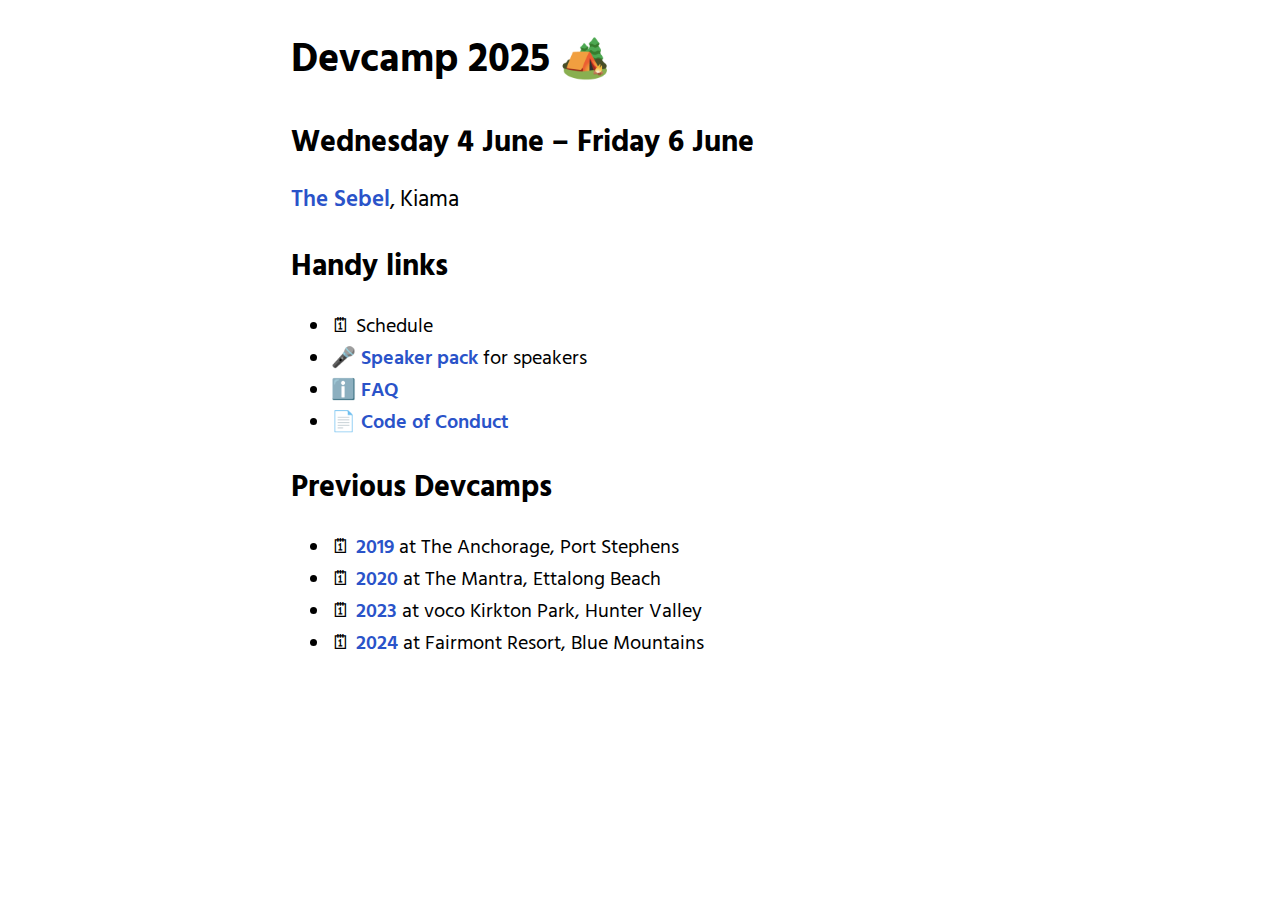
<file: index.html>
<!doctype html>
<html doctype="html">
    <head>
        <title>Devcamp 2025</title>
        <link href="style.css" type="text/css" rel="stylesheet" />
        <meta charset="utf-8" />
        <meta name="viewport" content="initial-scale=1.0, width=device-width">
    </head>
    <body>
        <h1>Devcamp 2025 🏕️</h1>
        <h2>Wednesday 4 June – Friday 6 June</h2>
        <p class="c-location">
            <a href="https://sebelkiama.com.au/">The Sebel</a>, Kiama
        </p>
        <h2>Handy links</h2>
        <ul>
            <li>🗓 Schedule</li>
            <li>🎤 <a href="/speakers">Speaker pack</a> for speakers</li>
            <li>ℹ️ <a href="/faq">FAQ</a></li>
            <li>📄 <a href="/conduct">Code of Conduct</a></li>
        </ul>
        <h2>Previous Devcamps</h2>
        <ul>
            <li>🗓 <a href="/schedule2019">2019</a> at The Anchorage, Port Stephens</li>
            <li>🗓 <a href="/schedule2020">2020</a> at The Mantra, Ettalong Beach</li>
            <li>🗓 <a href="/schedule2023">2023</a> at voco Kirkton Park, Hunter Valley</li>
            <li>🗓 <a href="/schedule2024">2024</a> at Fairmont Resort, Blue Mountains</li>
        </ul>
    </body>
</html>
</file>
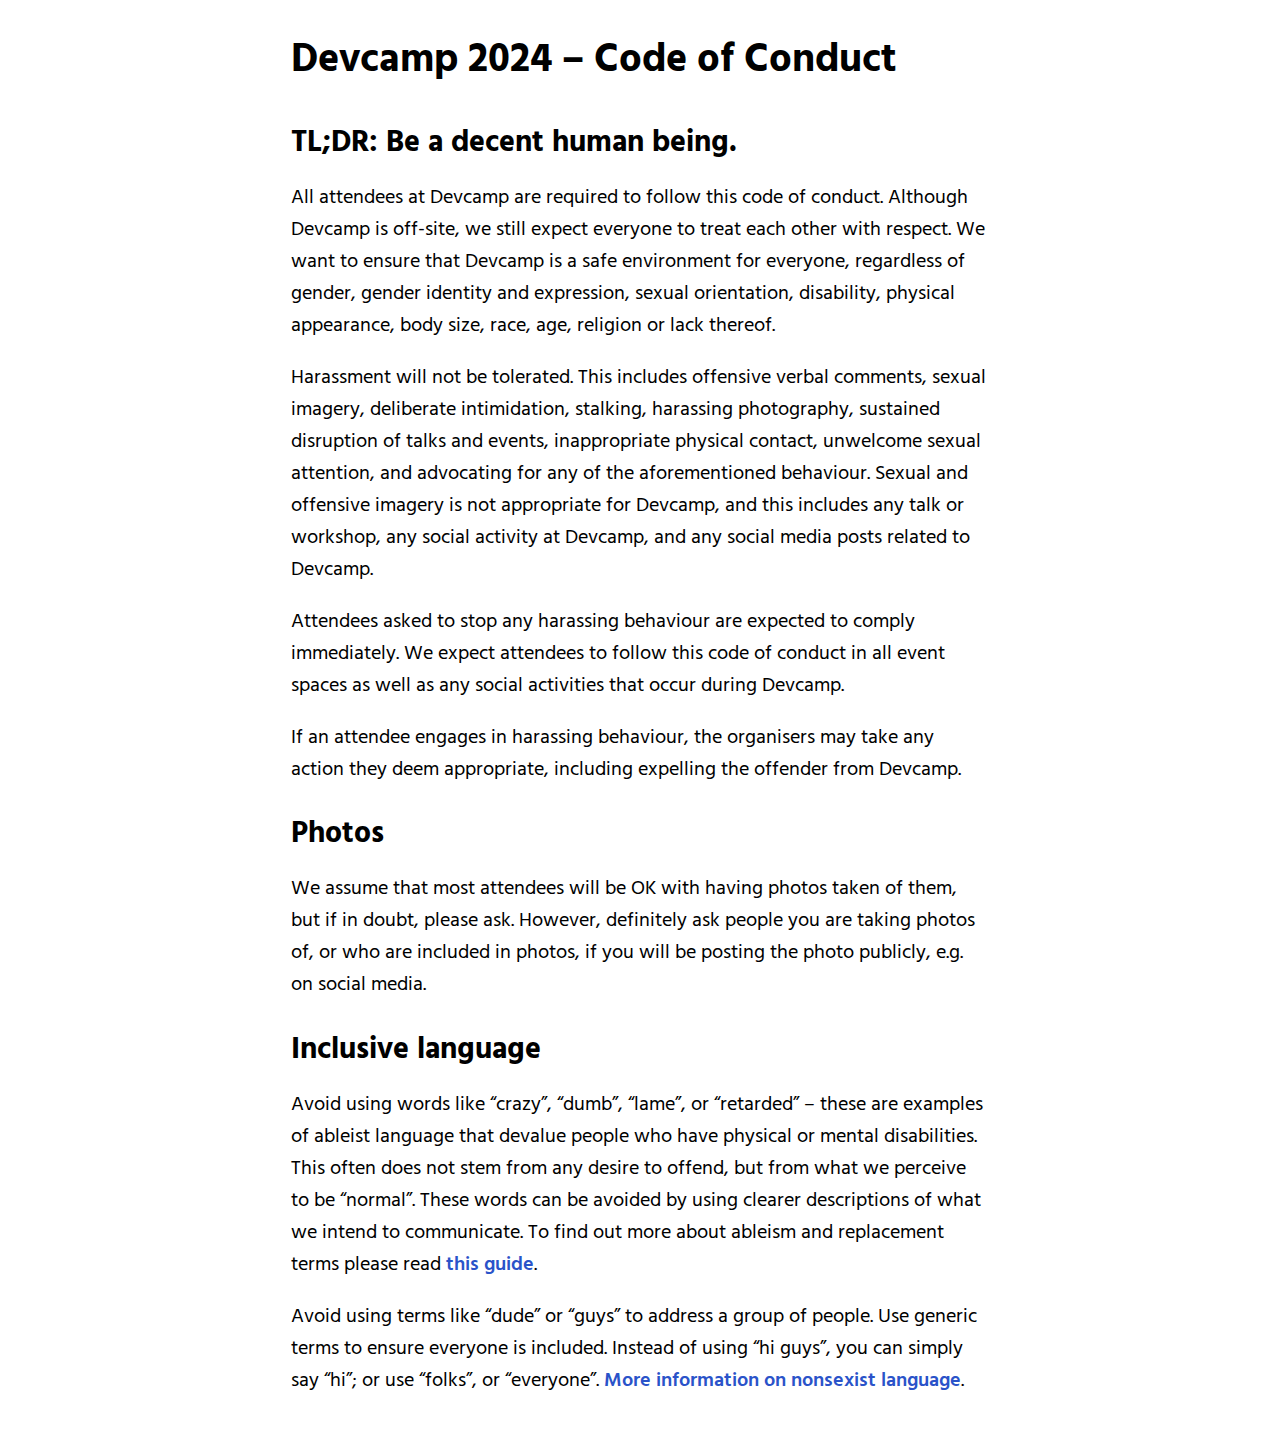
<file: conduct.html>
<!doctype html>
<html doctype="html">
    <head>
        <title>Code of Conduct | Devcamp 2024</title>
        <link href="style.css" type="text/css" rel="stylesheet" />
        <meta charset="utf-8" />
        <meta name="viewport" content="initial-scale=1.0, width=device-width">
    </head>
    <body>
        <h1>Devcamp 2024 – Code of Conduct</h1>
        <h2>TL;DR: Be a decent human being.</h2>
        <p>All attendees at Devcamp are required to follow this code of conduct. Although Devcamp is off-site, we still expect everyone to treat each other with respect. We want to ensure that Devcamp is a safe environment for everyone, regardless of gender, gender identity and expression, sexual orientation, disability, physical appearance, body size, race, age, religion or lack thereof.</p>
        <p>Harassment will not be tolerated. This includes offensive verbal comments, sexual imagery, deliberate intimidation, stalking, harassing photography, sustained disruption of talks and events, inappropriate physical contact, unwelcome sexual attention, and advocating for any of the aforementioned behaviour. Sexual and offensive imagery is not appropriate for Devcamp, and this includes any talk or workshop, any social activity at Devcamp, and any social media posts related to Devcamp.</p>
        <p>Attendees asked to stop any harassing behaviour are expected to comply immediately. We expect attendees to follow this code of conduct in all event spaces as well as any social activities that occur during Devcamp.</p>
        <p>If an attendee engages in harassing behaviour, the organisers may take any action they deem appropriate, including expelling the offender from Devcamp.</p>
        <h2>Photos</h2>
        <p>We assume that most attendees will be OK with having photos taken of them, but if in doubt, please ask. However, definitely ask people you are taking photos of, or who are included in photos, if you will be posting the photo publicly, e.g. on social media.</p>
        <h2>Inclusive language</h2>
        <p>Avoid using words like “crazy”, “dumb”, “lame”, or “retarded” – these are examples of ableist language that devalue people who have physical or mental disabilities. This often does not stem from any desire to offend, but from what we perceive to be “normal”. These words can be avoided by using clearer descriptions of what we intend to communicate. To find out more about ableism and replacement terms please read <a href="https://www.autistichoya.com/p/ableist-words-and-terms-to-avoid.html">this guide</a>.</p>
        <p>Avoid using terms like “dude” or “guys” to address a group of people. Use generic terms to ensure everyone is included. Instead of using “hi guys”, you can simply say “hi”; or use “folks”, or “everyone”. <a href="https://geekfeminism.wikia.org/wiki/Nonsexist_language">More information on nonsexist language</a>.</p>
    </body>
</html>
</file>
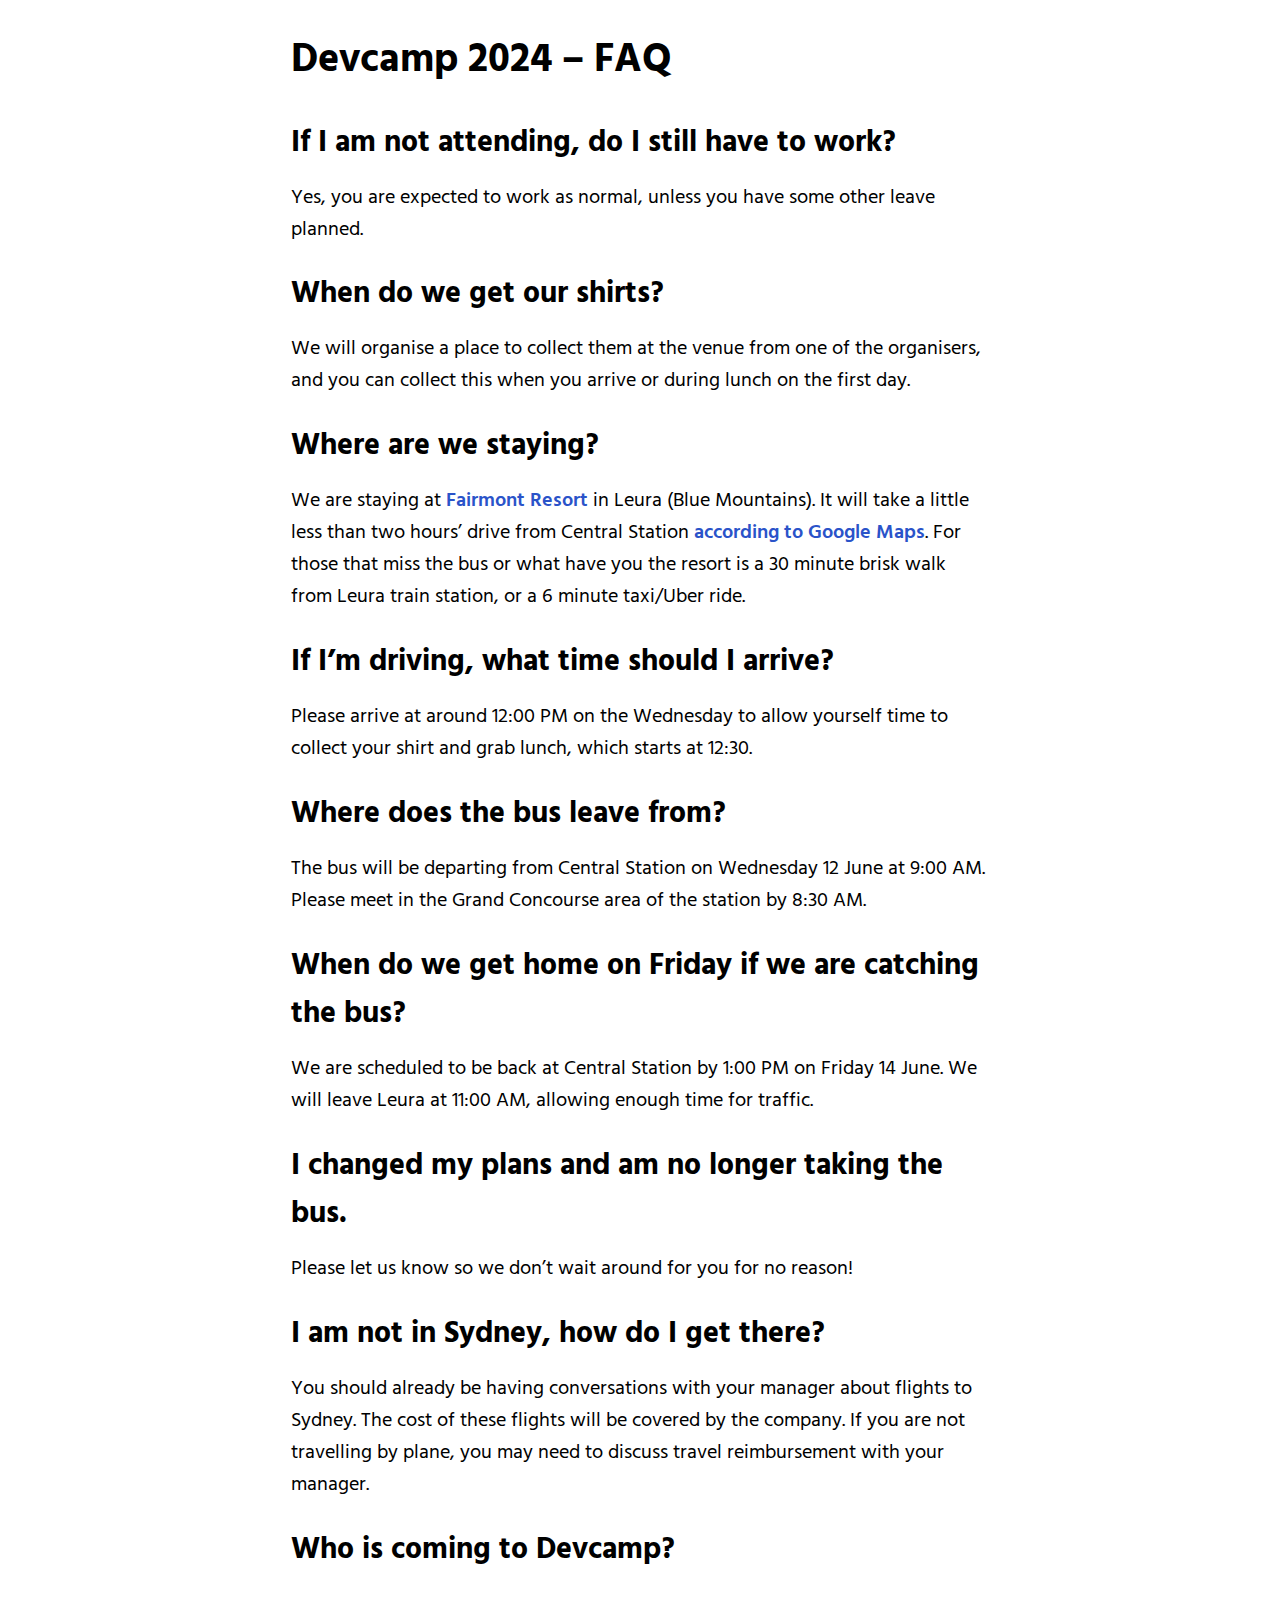
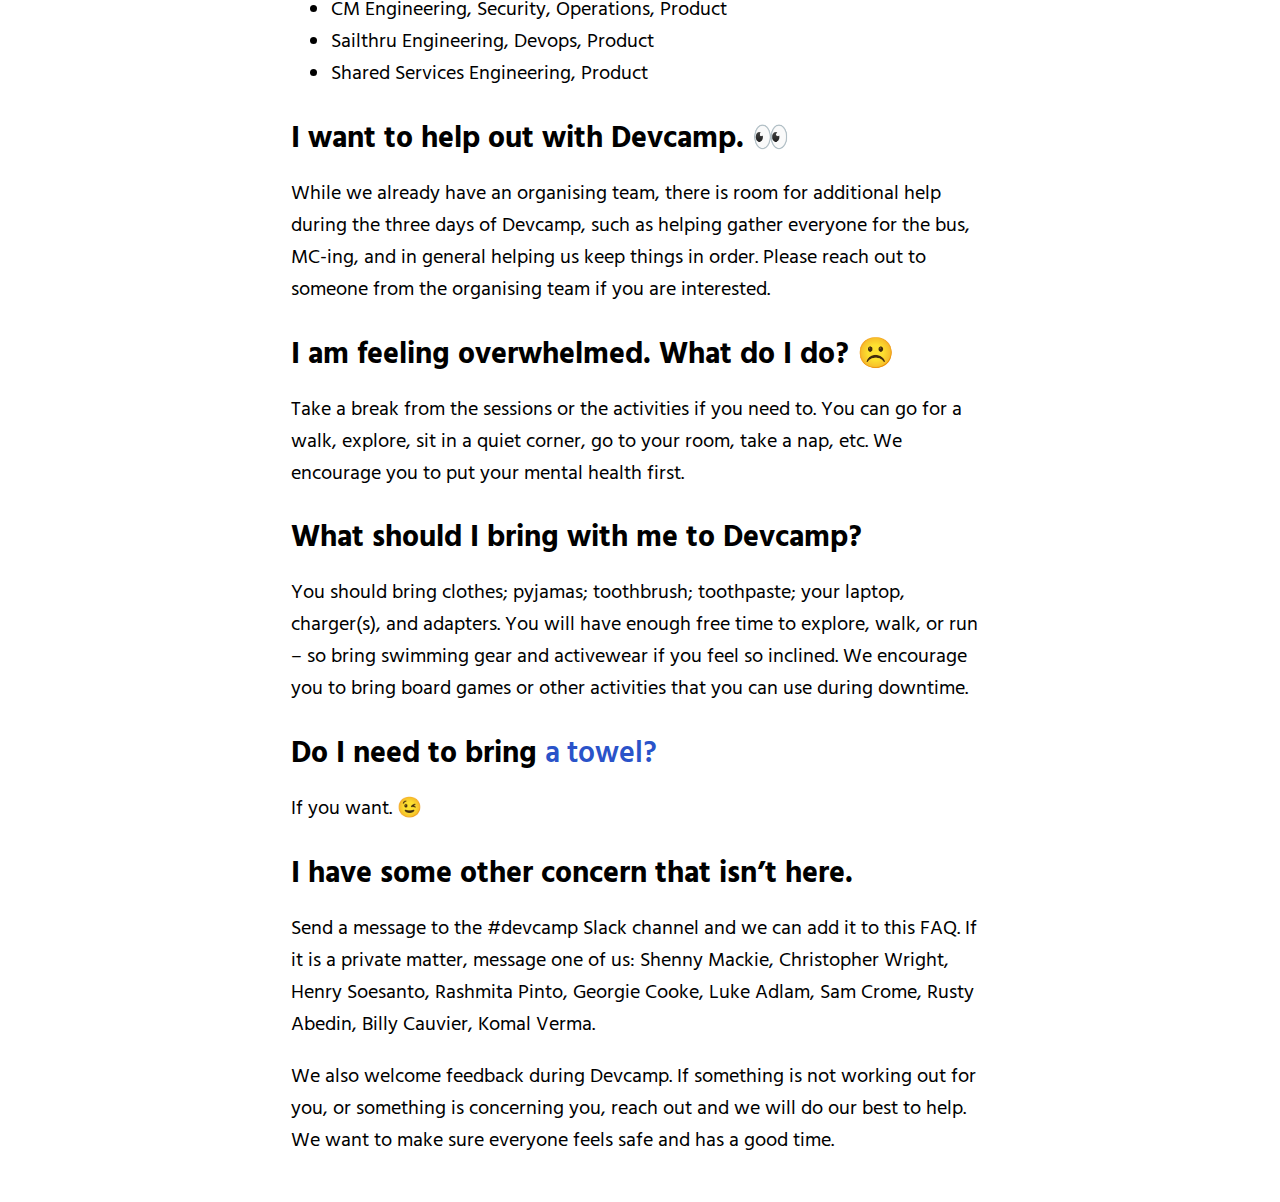
<file: faq.html>
<!doctype html>
<html doctype="html">
    <head>
        <title>FAQ | Devcamp 2024</title>
        <link href="style.css" type="text/css" rel="stylesheet" />
        <meta charset="utf-8" />
        <meta name="viewport" content="initial-scale=1.0, width=device-width">
    </head>
    <body>
        <h1>Devcamp 2024 – FAQ</h1>
        <h2>If I am not attending, do I still have to work?</h2>
        <p>Yes, you are expected to work as normal, unless you have some other leave planned.</p>
        <h2>When do we get our shirts?</h2>
        <p>We will organise a place to collect them at the venue from one of the organisers, and you can collect this when you arrive or during lunch on the first day.</p>
        <h2>Where are we staying?</h2>
        <p>We are staying at <a href="https://www.fairmontresort.com.au/">Fairmont Resort</a> in Leura (Blue Mountains). It will take a little less than two hours’ drive from Central Station <a href="https://www.google.com/maps/dir/Central+Station+Grand+Concourse,+Eddy+Avenue,+Haymarket+NSW/Fairmont+Resort+Blue+Mountains,+MGallery,+Sublime+Point+Road,+Leura+NSW/@-33.7947434,150.7743954,9z/data=!3m2!4b1!5s0x6b126ee213e8f34b:0xe144eabd0f4f094f!4m13!4m12!1m5!1m1!1s0x6b12ae23d028b11f:0xdd5e5f8ba1a340c2!2m2!1d151.2066116!2d-33.8824426!1m5!1m1!1s0x6b126faf3b591c4d:0xeb61bd3dfdd2884e!2m2!1d150.3496584!2d-33.7220304?entry=ttu">according to Google Maps</a>. For those that miss the bus or what have you the resort is a 30 minute brisk walk from Leura train station, or a 6 minute taxi/Uber ride.</p>
        <h2>If I’m driving, what time should I arrive?</h2>
        <p>Please arrive at around 12:00 PM on the Wednesday to allow yourself time to collect your shirt and grab lunch, which starts at 12:30.</p>
        <h2>Where does the bus leave from?</h2>
        <p>The bus will be departing from Central Station on Wednesday 12 June at 9:00 AM. Please meet in the Grand Concourse area of the station by 8:30 AM.</p>
        <h2>When do we get home on Friday if we are catching the bus?</h2>
        <p>We are scheduled to be back at Central Station by 1:00 PM on Friday 14 June. We will leave Leura at 11:00 AM, allowing enough time for traffic.</p>
        <h2>I changed my plans and am no longer taking the bus.</h2>
        <p>Please let us know so we don’t wait around for you for no reason!</p>
        <h2>I am not in Sydney, how do I get there?</h2>
        <p>You should already be having conversations with your manager about flights to Sydney. The cost of these flights will be covered by the company. If you are not travelling by plane, you may need to discuss travel reimbursement with your manager.</p>
        <h2>Who is coming to Devcamp?</h2>
        <ul>
        <li>CM Engineering, Security, Operations, Product</li>
        <li>Sailthru Engineering, Devops, Product</li>
        <li>Shared Services Engineering, Product</li>
        </ul>
<!--         <h2>Is there internet access?</h2>
        <p>Yes, there is, although we can’t guarantee that it will be stable. If you are a speaker, please try not to rely on an internet connection for your slides or resources.</p>
        <h2>How much downtime will we get?</h2>
        <p>We have tried to allow as much downtime as possible on Wednesday afternoon before dinner, Thursday afternoon before dinner, and Friday morning before the Giving Back event at 11:00 AM. Please, if you need to take more time out, take some time out to rest.</p>
        <h2>I want to do a talk at Devcamp!</h2>
        <p>Unfortunately talk submissions are now closed, but hopefully at a future Devcamp!</p>
        <h2>What is the format of the conference day?</h2>
        <p>Talks will be 5, 15, or 30 minutes. The final schedule will be announced on Monday 6 March 2023.</p>
        <p>Unlike 2020, talks will be single stream – there will only be one talk happening at a time – so you don’t need to “choose” which talk you want to go to.</p>
        <p>Please note that the Product team will be participating in a separate activity in a breakout room during the afternoon portion of the Thursday (approximately 1:40 PM to 3:40 PM).</p>
        <h2>Will talks be recorded?</h2>
        <p>We encourage everyone to come to Devcamp if they can, so that they can listen to talks as they happen. In previous years we recorded talks and had presentation slides stitched into the recording. After reviewing previous years of Devcamp, we found that people got more value out of being present at Devcamp and not from the recordings. This year we are leaving this up to the speaker if they would like their talk recorded. We will be using a basic approach of a smartphone recording. As a speaker, you can offer your phone, someone else’s, or one of the organising team can volunteer theirs.</p> -->
        <h2>I want to help out with Devcamp. 👀</h2>
        <p>While we already have an organising team, there is room for additional help during the three days of Devcamp, such as helping gather everyone for the bus, MC-ing, and in general helping us keep things in order. Please reach out to someone from the organising team if you are interested.</p>
        <h2>I am feeling overwhelmed. What do I do? ☹️</h2>
        <p>Take a break from the sessions or the activities if you need to. You can go for a walk, explore, sit in a quiet corner, go to your room, take a nap, etc. We encourage you to put your mental health first.</p>
        <h2>What should I bring with me to Devcamp?</h2>
        <p>You should bring clothes; pyjamas; toothbrush; toothpaste; your laptop, charger(s), and adapters. You will have enough free time to explore, walk, or run – so bring swimming gear and activewear if you feel so inclined. We encourage you to bring board games or other activities that you can use during downtime.</p>
        <h2>Do I need to bring <a href="https://hitchhikers.fandom.com/wiki/Towel">a towel?</a></h2>
        <p>If you want. 😉</p>
        <h2>I have some other concern that isn’t here.</h2>
        <p>Send a message to the #devcamp Slack channel and we can add it to this FAQ. If it is a private matter, message one of us: Shenny Mackie, Christopher Wright, Henry Soesanto, Rashmita Pinto, Georgie Cooke, Luke Adlam, Sam Crome, Rusty Abedin, Billy Cauvier, Komal Verma.</p>
        <p>We also welcome feedback during Devcamp. If something is not working out for you, or something is concerning you, reach out and we will do our best to help. We want to make sure everyone feels safe and has a good time.</p>
    </body>
</html>
</file>
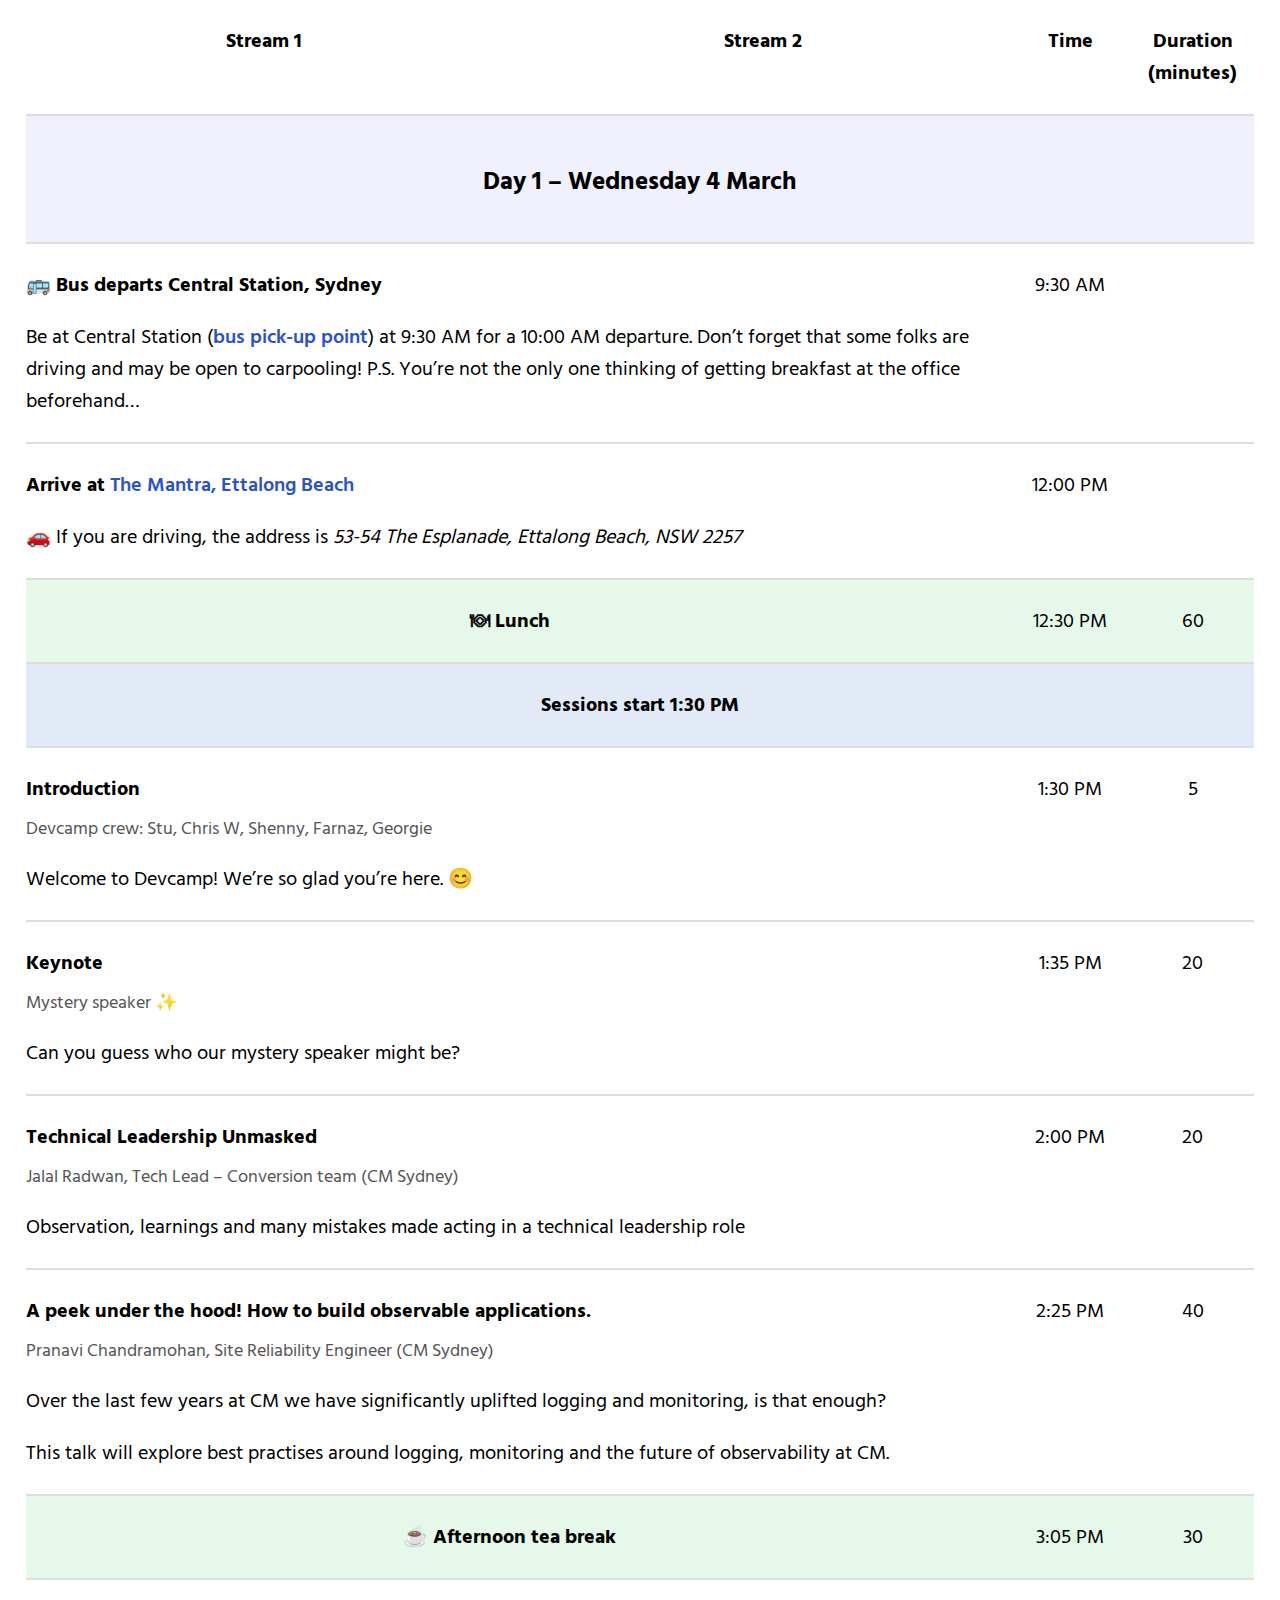
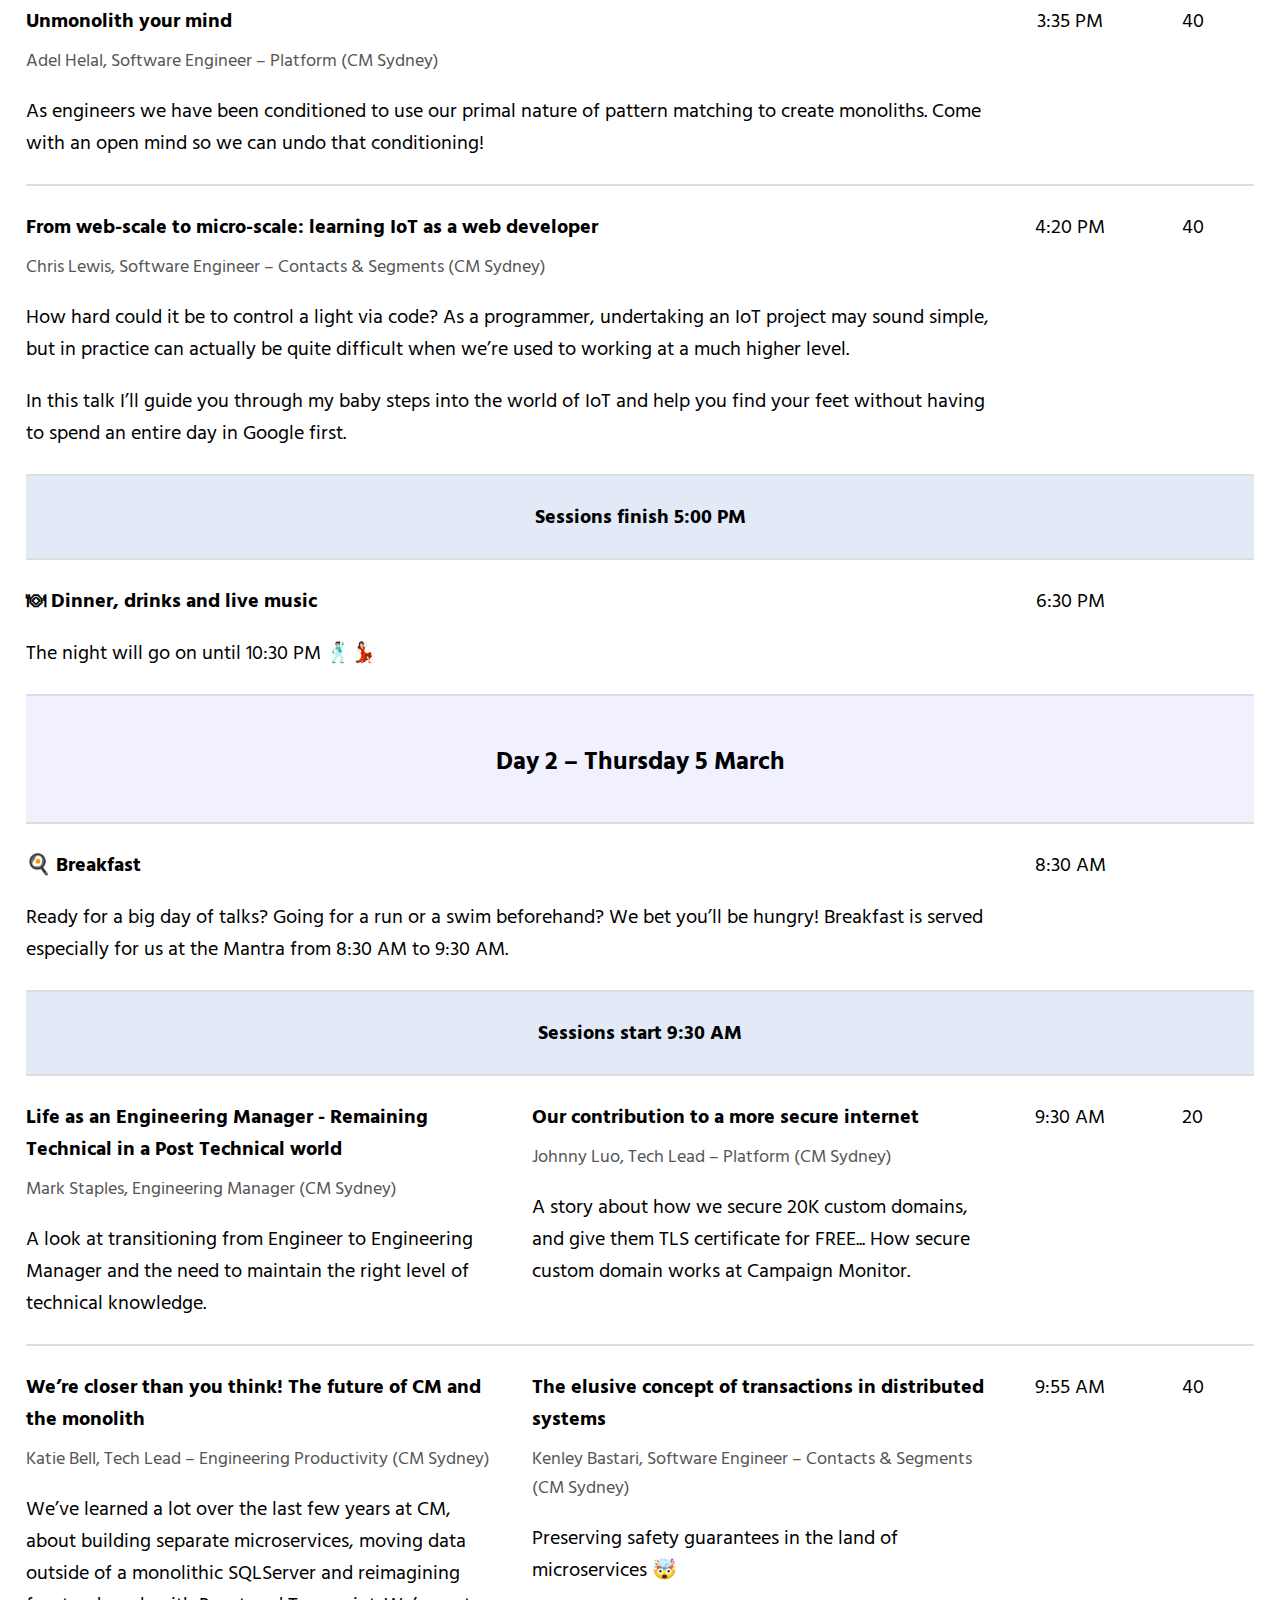
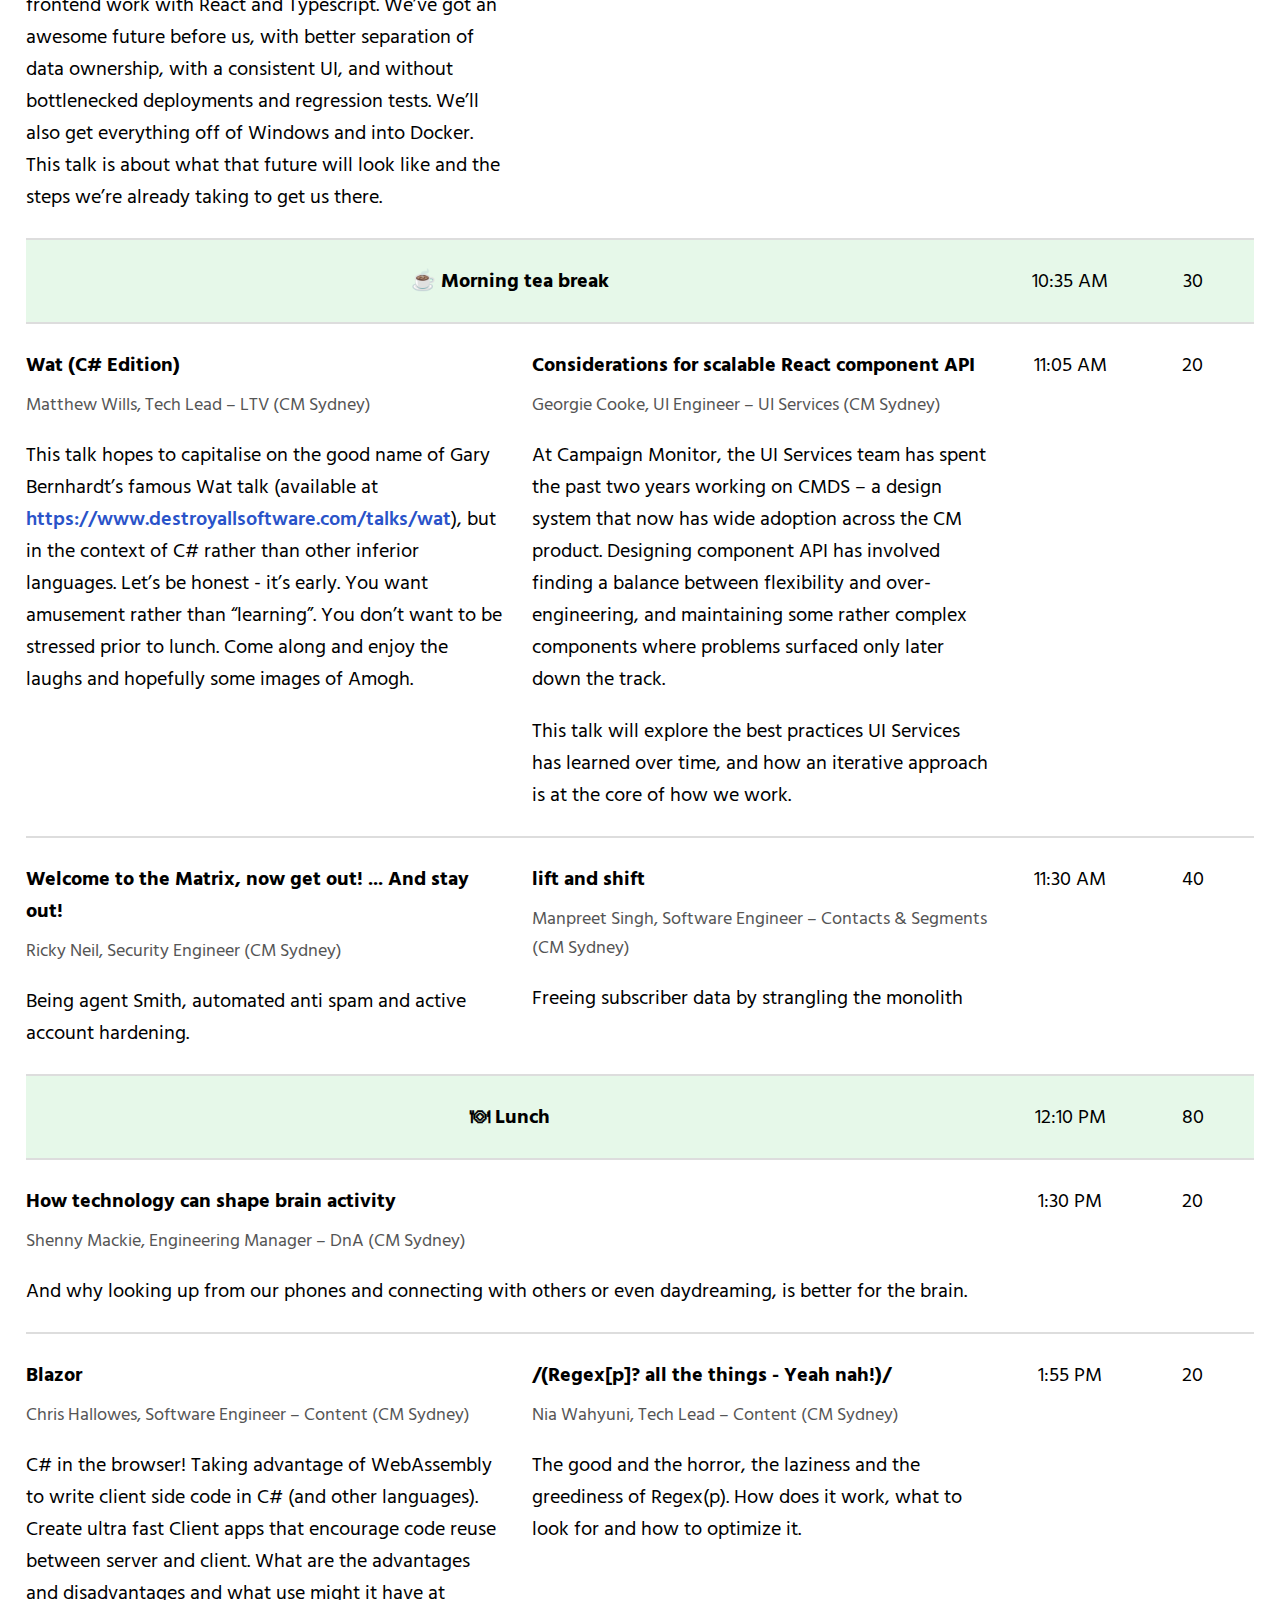
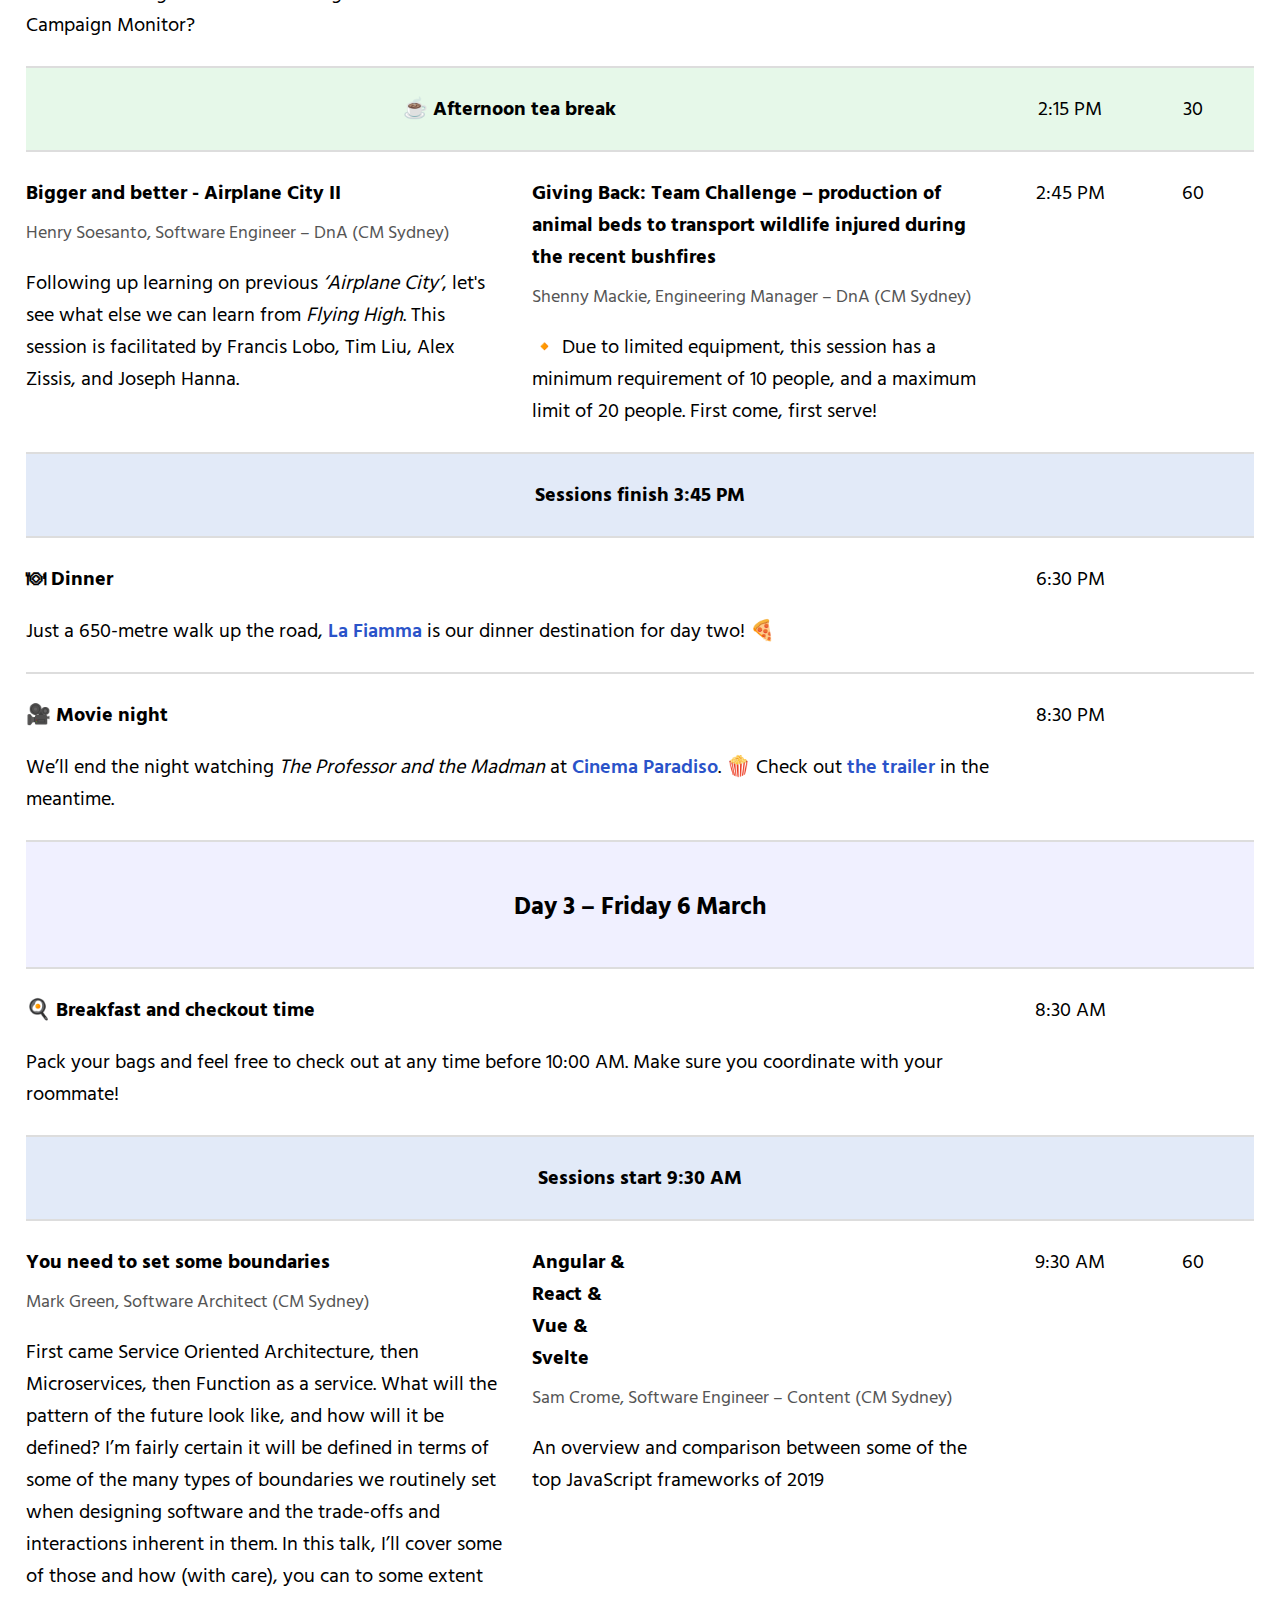
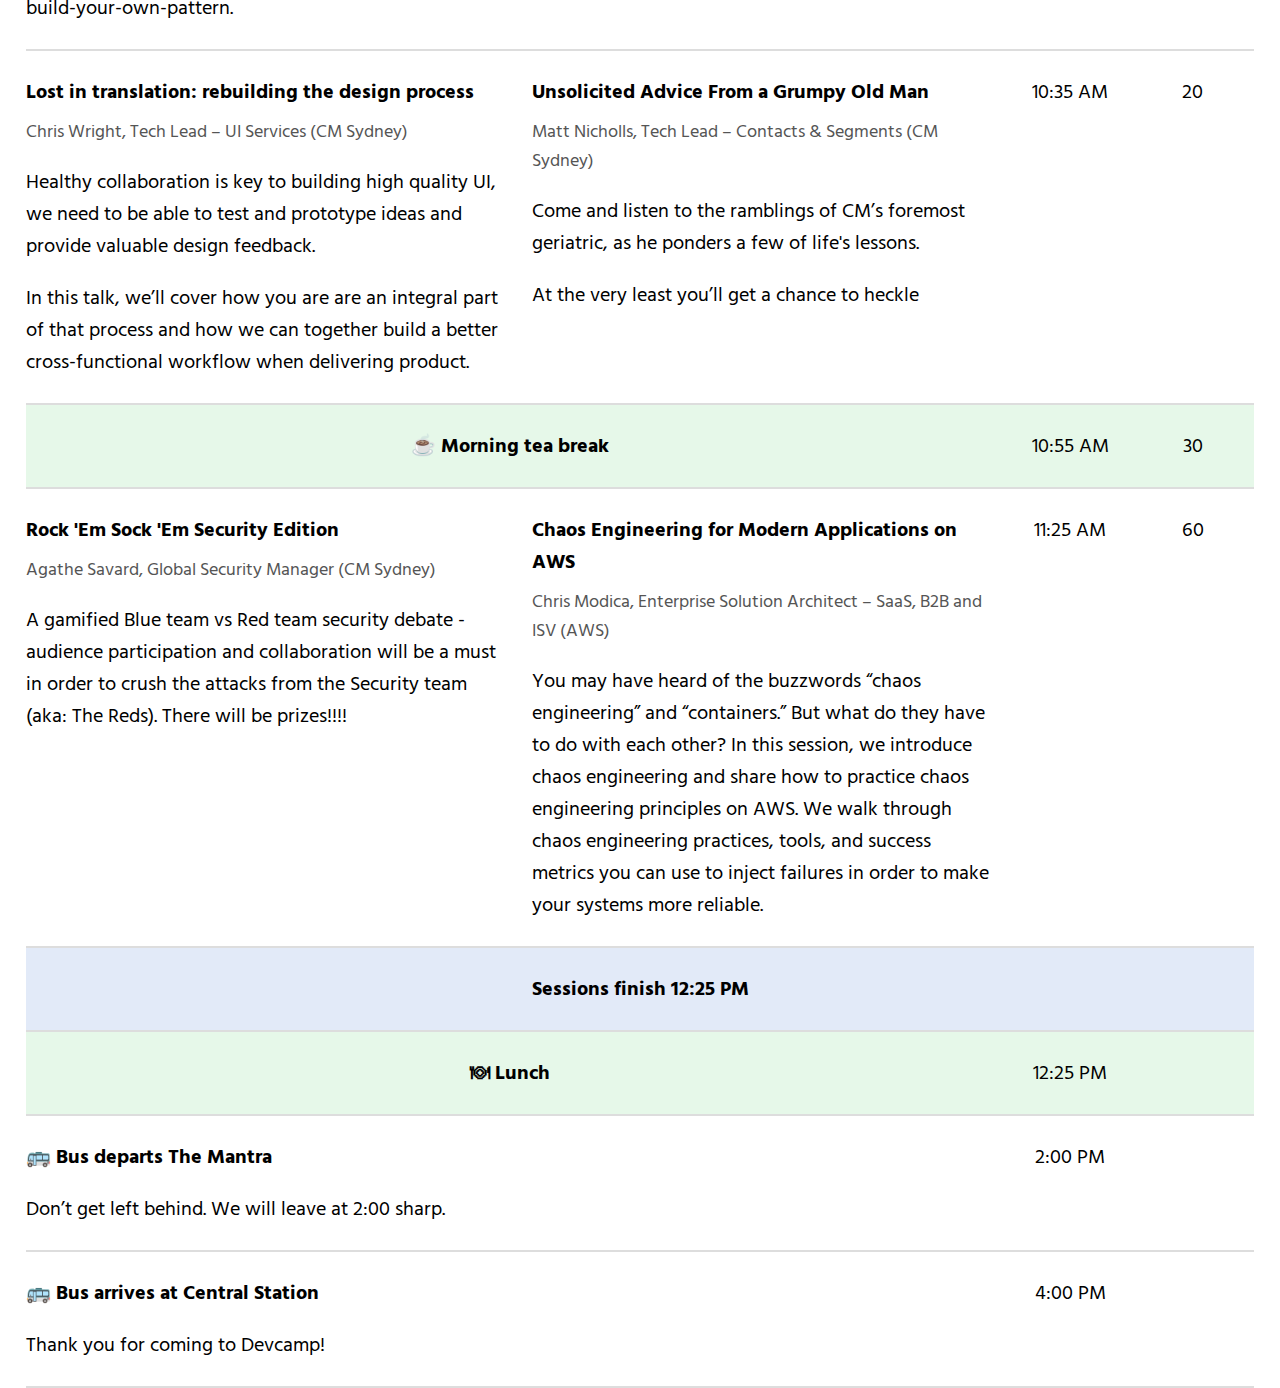
<file: schedule2020.html>
<!doctype html>
<html doctype="html">
    <head>
        <title>Schedule | Devcamp 2020</title>
        <link href="style.css" type="text/css" rel="stylesheet" />
        <meta charset="utf-8" />
        <meta name="viewport" content="initial-scale=1.0, width=device-width">
    </head>
    <body class="body-table">
        <table cellspacing="0" class="table">
            <thead>
                <th class="hide-print">Stream 1</th>
                <th class="hide-print">Stream 2</th>
                <th class="hide-print">Time</th>
                <th class="hide-print">Duration (minutes)</th>
            </thead>
            <tbody>
                <tr class="hide-screen">
                    <td align="center" colspan="4">
                            <h1>Devcamp 2020 Schedule</h1>
                    </td>
                </tr>
                <tr class="c-main-row">
                    <td colspan="4" align="center">
                        <h2 class="c-heading">Day 1 – Wednesday 4 March</h2>
                    </td>
                </tr>
                <tr>
                    <td colspan="2">
                        <h3 class="c-title">🚌 Bus departs Central Station, Sydney</h3>
                        <p class="hide-print-description">Be at Central Station (<a href="https://goo.gl/maps/sBG3ZZ84juwYG7m48">bus pick-up point</a>) at 9:30 AM for a 10:00 AM departure. Don’t forget that some folks are driving and may be open to carpooling! P.S. You’re not the only one thinking of getting breakfast at the office beforehand&hellip;</p>
                    </td>
                    <td align="center" width="10%">
                        9:30 AM
                    </td>
                    <td align="center" width="10%"></td>
                </tr>
                <tr>
                    <td colspan="2">
                        <h3 class="c-title">Arrive at <a href="https://www.mantraettalongbeach.com.au/">The Mantra, Ettalong Beach</a></h3>
                        <p class="hide-print-description">🚗 If you are driving, the address is <em>53-54 The Esplanade, Ettalong Beach, NSW 2257</em></p>
                    </td>
                    <td align="center" width="10%">
                        12:00 PM
                    </td>
                    <td align="center" width="10%"></td>
                </tr>
                <tr class="c-row-break">
                    <td align="center" colspan="2">
                        <h3 class="c-title">🍽 Lunch</h3>
                    </td>
                    <td align="center" width="10%">
                        12:30 PM
                    </td>
                    <td align="center" width="10%">
                        60
                    </td>
                </tr>
                <tr class="c-sub-row">
                    <td align="center" colspan="4">
                        <h3 class="c-title hide-print">Sessions start 1:30 PM</h3>
                    </td>
                </tr>
                <tr>
                    <td colspan="2">
                        <h3 class="c-title">Introduction</h3>
                        <p class="c-name">Devcamp crew: Stu, Chris W, Shenny, Farnaz, Georgie</p>
                        <p class="hide-print-description">Welcome to Devcamp! We’re so glad you’re here. 😊</p>
                    </td>
                    <td align="center" width="10%">
                        1:30 PM
                    </td>
                    <td align="center" width="10%">
                        5
                    </td>
                </tr>
                <tr>
                    <td colspan="2">
                        <h3 class="c-title">
                            Keynote
                        </h3>
                        <p class="c-name">Mystery speaker ✨</p>
                        <p class="hide-print-description">Can you guess who our mystery speaker might be?</p>
                    </td>
                    <td align="center" width="10%">
                        1:35 PM
                    </td>
                    <td align="center" width="10%">
                        20
                    </td>
                </tr>
                <tr>
                    <td colspan="2">
                        <h3 class="c-title">
                            Technical Leadership Unmasked
                        </h3>
                        <p class="c-name">Jalal Radwan, Tech Lead – Conversion team (CM Sydney)</p>
                        <p class="hide-print-description">Observation, learnings and many mistakes made acting in a technical leadership role</p>
                    </td>
                    <td align="center" width="10%">
                        2:00 PM
                    </td>
                    <td align="center" width="10%">
                        20
                    </td>
                </tr>
                <tr>
                    <td colspan="2">
                        <h3 class="c-title">
                            A peek under the hood! How to build observable applications.
                        </h3>
                        <p class="c-name">Pranavi Chandramohan, Site Reliability Engineer (CM Sydney)</p>
                        <p class="hide-print-description">Over the last few years at CM we have significantly uplifted logging and monitoring, is that enough?</p>
                        <p class="hide-print-description">This talk will explore best practises around logging, monitoring and the future of observability at CM.</p>
                    </td>
                    <td align="center" width="10%">
                        2:25 PM
                    </td>
                    <td align="center" width="10%">
                        40
                    </td>
                </tr>
                <tr class="c-row-break">
                    <td align="center" colspan="2">
                        <h3 class="c-title">☕️ Afternoon tea break</h3>
                    </td>
                    <td align="center" width="10%">
                        3:05 PM
                    </td>
                    <td align="center" width="10%">
                        30
                    </td>
                </tr>
                <tr>
                    <td colspan="2">
                        <h3 class="c-title">
                            Unmonolith your mind
                        </h3>
                        <p class="c-name">Adel Helal, Software Engineer – Platform (CM Sydney)</p>
                        <p class="hide-print-description">As engineers we have been conditioned to use our primal nature of pattern matching to create monoliths. Come with an open mind so we can undo that conditioning!</p>
                    </td>
                    <td align="center" width="10%">
                        3:35 PM
                    </td>
                    <td align="center" width="10%">
                        40
                    </td>
                </tr>
                <tr>
                    <td colspan="2">
                        <h3 class="c-title">
                            From web-scale to micro-scale: learning IoT as a web developer
                        </h3>
                        <p class="c-name">Chris Lewis, Software Engineer – Contacts & Segments (CM Sydney)</p>
                        <p class="hide-print-description">How hard could it be to control a light via code? As a programmer, undertaking an IoT project may sound simple, but in practice can actually be quite difficult when we’re used to working at a much higher level.</p>
                        <p class="hide-print-description">In this talk I’ll guide you through my baby steps into the world of IoT and help you find your feet without having to spend an entire day in Google first.</p>
                    </td>
                    <td align="center" width="10%">
                        4:20 PM
                    </td>
                    <td align="center" width="10%">
                        40
                    </td>
                </tr>
                <tr class="c-sub-row">
                    <td align="center" colspan="4">
                        <h3 class="c-title hide-print">Sessions finish 5:00 PM</h3>
                    </td>
                </tr>
                <tr>
                    <td colspan="2">
                        <h3 class="c-title">🍽 Dinner, drinks and live music</h3>
                        <p class="hide-print-description">The night will go on until 10:30 PM 🕺🏻💃🏻</p>
                    </td>
                    <td align="center" width="10%">
                        6:30 PM
                    </td>
                    <td align="center" width="10%"></td>
                </tr>
            </tbody>
            <tbody>
                <tr class="hide-screen">
                    <td colspan="4" align="center" style="height: 24px"></td>
                </tr>
                <tr class="c-main-row">
                    <td colspan="4" align="center">
                        <h2 class="c-heading">Day 2 – Thursday 5 March</h2>
                    </td>
                </tr>
                <tr>
                    <td colspan="2">
                        <h3 class="c-title">🍳 Breakfast</h3>
                        <p>Ready for a big day of talks? Going for a run or a swim beforehand? We bet you’ll be hungry! Breakfast is served especially for us at the Mantra from 8:30 AM to 9:30 AM.</p>
                    </td>
                    <td align="center" width="10%">
                        8:30 AM
                    </td>
                    <td align="center" width="10%"></td>
                </tr>
                <tr class="c-sub-row">
                    <td align="center" colspan="4">
                        <h3 class="c-title hide-print">Sessions start 9:30 AM</h3>
                    </td>
                </tr>
                <tr class="c-row c-row--two-stream">
                    <td width="40%">
                        <h3 class="c-title">
                            Life as an Engineering Manager - Remaining Technical in a Post Technical world
                        </h3>
                        <p class="c-name">Mark Staples, Engineering Manager (CM Sydney)</p>
                        <p class="hide-print-description">A look at transitioning from Engineer to Engineering Manager and the need to maintain the right level of technical knowledge.</p>
                    </td>
                    <td>
                        <h3 class="c-title">
                            Our contribution to a more secure internet
                        </h3>
                        <p class="c-name">Johnny Luo, Tech Lead – Platform (CM Sydney)</p>
                        <p class="hide-print-description">A story about how we secure 20K custom domains, and give them TLS certificate for FREE... How secure custom domain works at Campaign Monitor.</p>
                    </td>
                    <td align="center" width="10%">
                        9:30 AM
                    </td>
                    <td align="center" width="10%">
                        20
                    </td>
                </tr>
                <tr class="c-row c-row--two-stream">
                    <td width="40%">
                        <h3 class="c-title">
                            We’re closer than you think! The future of CM and the monolith
                        </h3>
                        <p class="c-name">Katie Bell, Tech Lead – Engineering Productivity (CM Sydney)</p>
                        <p class="hide-print-description">We’ve learned a lot over the last few years at CM, about building separate microservices, moving data outside of a monolithic SQLServer and reimagining frontend work with React and Typescript. We’ve got an awesome future before us, with better separation of data ownership, with a consistent UI, and without bottlenecked deployments and regression tests. We’ll also get everything off of Windows and into Docker. This talk is about what that future will look like and the steps we’re already taking to get us there.</p>
                    </td>
                    <td>
                        <h3 class="c-title">
                            The elusive concept of transactions in distributed systems
                        </h3>
                        <p class="c-name">Kenley Bastari, Software Engineer – Contacts & Segments (CM Sydney)</p>
                        <p class="hide-print-description">Preserving safety guarantees in the land of microservices 🤯</p>
                    </td>
                    <td align="center" width="10%">
                        9:55 AM
                    </td>
                    <td align="center" width="10%">
                        40
                    </td>
                </tr>
                <tr class="c-row-break">
                    <td align="center" colspan="2">
                        <h3 class="c-title">☕️ Morning tea break</h3>
                    </td>
                    <td align="center" width="10%">
                        10:35 AM
                    </td>
                    <td align="center" width="10%">
                        30
                    </td>
                </tr>
                <tr class="c-row c-row--two-stream">
                    <td width="40%">
                        <h3 class="c-title">
                            Wat (C# Edition)
                        </h3>
                        <p class="c-name">Matthew Wills, Tech Lead – LTV (CM Sydney)</p>
                        <p class="hide-print-description">This talk hopes to capitalise on the good name of Gary Bernhardt’s famous Wat talk (available at <a href="https://www.destroyallsoftware.com/talks/wat">https://www.destroyallsoftware.com/talks/wat</a>), but in the context of C# rather than other inferior languages. Let’s be honest - it’s early. You want amusement rather than “learning”. You don’t want to be stressed prior to lunch. Come along and enjoy the laughs and hopefully some images of Amogh.</p>
                    </td>
                    <td>
                        <h3 class="c-title">
                            Considerations for scalable React component API
                        </h3>
                        <p class="c-name">Georgie Cooke, UI Engineer – UI Services (CM Sydney)</p>
                        <p class="hide-print-description">At Campaign Monitor, the UI Services team has spent the past two years working on CMDS – a design system that now has wide adoption across the CM product. Designing component API has involved finding a balance between flexibility and over-engineering, and maintaining some rather complex components where problems surfaced only later down the track.</p>
                        <p class="hide-print-description">This talk will explore the best practices UI Services has learned over time, and how an iterative approach is at the core of how we work.</p>
                    </td>
                    <td align="center" width="10%">
                        11:05 AM
                    </td>
                    <td align="center" width="10%">
                        20
                    </td>
                </tr>
                <tr class="c-row c-row--two-stream">
                    <td width="40%">
                        <h3 class="c-title">
                            Welcome to the Matrix, now get out! ... And stay out!
                        </h3>
                        <p class="c-name">Ricky Neil, Security Engineer (CM Sydney)</p>
                        <p class="hide-print-description">Being agent Smith, automated anti spam and active account hardening.</p>
                    </td>
                    <td>
                        <h3 class="c-title">
                            lift and shift
                        </h3>
                        <p class="c-name">Manpreet Singh, Software Engineer – Contacts & Segments (CM Sydney)</p>
                        <p class="hide-print-description">Freeing subscriber data by strangling the monolith</p>
                    </td>
                    <td align="center" width="10%">
                        11:30 AM
                    </td>
                    <td align="center" width="10%">
                        40
                    </td>
                </tr>
                <tr class="c-row-break">
                    <td align="center" colspan="2">
                        <h3 class="c-title">🍽 Lunch</h3>
                    </td>
                    <td align="center" width="10%">
                        12:10 PM
                    </td>
                    <td align="center" width="10%">
                        80
                    </td>
                </tr>
                <tr class="c-row">
                    <td colspan="2">
                        <h3 class="c-title">
                            How technology can shape brain activity
                        </h3>
                        <p class="c-name">Shenny Mackie, Engineering Manager – DnA (CM Sydney)</p>
                        <p class="hide-print-description">And why looking up from our phones and connecting with others or even daydreaming, is better for the brain.</p>
                    </td>
                    <td align="center" width="10%">
                        1:30 PM
                    </td>
                    <td align="center" width="10%">
                        20
                    </td>
                </tr>
                <tr class="c-row c-row--two-stream">
                    <td width="40%">
                        <h3 class="c-title">
                            Blazor
                        </h3>
                        <p class="c-name">Chris Hallowes, Software Engineer – Content (CM Sydney)</p>
                        <p class="hide-print-description">C# in the browser! Taking advantage of WebAssembly to write client side code in C# (and other languages). Create ultra fast Client apps that encourage code reuse between server and client. What are the advantages and disadvantages and what use might it have at Campaign Monitor?</p>
                    </td>
                    <td>
                        <h3 class="c-title">
                            /(Regex[p]? all the things - Yeah nah!)/
                        </h3>
                        <p class="c-name">Nia Wahyuni, Tech Lead – Content (CM Sydney)</p>
                        <p class="hide-print-description">The good and the horror, the laziness and the greediness of Regex(p). How does it work, what to look for and how to optimize it.</p>
                    </td>
                    <td align="center" width="10%">
                        1:55 PM
                    </td>
                    <td align="center" width="10%">
                        20
                    </td>
                </tr>
                <tr class="c-row-break">
                    <td align="center" colspan="2">
                        <h3 class="c-title">☕️ Afternoon tea break</h3>
                    </td>
                    <td align="center" width="10%">
                        2:15 PM
                    </td>
                    <td align="center" width="10%">
                        30
                    </td>
                </tr>
                <tr class="c-row c-row--two-stream">
                    <td width="40%">
                        <h3 class="c-title">
                            Bigger and better - Airplane City II
                        </h3>
                        <p class="c-name">Henry Soesanto, Software Engineer – DnA (CM Sydney)</p>
                        <p class="hide-print-description">Following up learning on previous <em>‘Airplane City’</em>, let's see what else we can learn from <em>Flying High</em>. This session is facilitated by Francis Lobo, Tim Liu, Alex Zissis, and Joseph Hanna.</p>
                    </td>
                    <td>
                        <h3 class="c-title">
                            Giving Back: Team Challenge – production of animal beds to transport wildlife injured during the recent bushfires
                        </h3>
                        <p class="c-name">Shenny Mackie, Engineering Manager – DnA (CM Sydney)</p>
                        <p class="hide-print-description">🔸 Due to limited equipment, this session has a minimum requirement of 10 people, and a maximum limit of 20 people. First come, first serve!</p>
                    </td>
                    <td align="center" width="10%">
                        2:45 PM
                    </td>
                    <td align="center" width="10%">
                        60
                    </td>
                </tr>
                <tr class="c-sub-row">
                    <td align="center" colspan="4">
                        <h3 class="c-title hide-print">Sessions finish 3:45 PM</h3>
                    </td>
                </tr>
                <tr>
                    <td colspan="2">
                        <h3 class="c-title">🍽 Dinner</h3>
                        <p class="hide-print-description">Just a 650-metre walk up the road, <a href="https://www.lafiammapizza.com.au/">La Fiamma</a> is our dinner destination for day two! 🍕</p>
                    </td>
                    <td align="center" width="10%">
                        6:30 PM
                    </td>
                    <td align="center" width="10%"></td>
                </tr>
                <tr>
                    <td colspan="2">
                        <h3 class="c-title">🎥 Movie night</h3>
                        <p class="hide-print-description">We’ll end the night watching <cite>The Professor and the Madman</cite> at <a href="https://maps.app.goo.gl/FvoJAQgQcatWAdgD8/">Cinema Paradiso</a>. 🍿 Check out <a href="https://www.youtube.com/watch?v=g6Pn-6MOXPs">the trailer</a> in the meantime.</p>
                    </td>
                    <td align="center" width="10%">
                        8:30 PM
                    </td>
                    <td align="center" width="10%"></td>
                </tr>
            </tbody>
            <tbody>
                <tr class="hide-screen">
                    <td colspan="4" align="center" style="height: 24px"></td>
                </tr>
                <tr class="c-main-row">
                    <td colspan="4" align="center">
                        <h2 class="c-heading">Day 3 – Friday 6 March</h2>
                    </td>
                </tr>
                <tr>
                    <td colspan="2">
                        <h3 class="c-title">🍳 Breakfast and checkout time</h3>
                        <p class="hide-print-description">Pack your bags and feel free to check out at any time before 10:00 AM. Make sure you coordinate with your roommate!</p>
                    </td>
                    <td align="center" width="10%">
                        8:30 AM
                    </td>
                    <td align="center" width="10%"></td>
                </tr>
                <tr class="c-sub-row">
                    <td align="center" colspan="4">
                        <h3 class="c-title hide-print">Sessions start 9:30 AM</h3>
                    </td>
                </tr>
                <tr class="c-row c-row--two-stream">
                    <td width="40%">
                        <h3 class="c-title">
                            You need to set some boundaries
                        </h3>
                        <p class="c-name">Mark Green, Software Architect (CM Sydney)</p>
                        <p class="hide-print-description">First came Service Oriented Architecture, then Microservices, then Function as a service. What will the pattern of the future look like, and how will it be defined? I’m fairly certain it will be defined in terms of some of the many types of boundaries we routinely set when designing software and the trade-offs and interactions inherent in them. In this talk, I’ll cover some of those and how (with care), you can to some extent build-your-own-pattern.</p>
                    </td>
                    <td>
                        <h3 class="c-title">
                            Angular &<br />
                            React &<br />
                            Vue &<br />
                            Svelte
                        </h3>
                        <p class="c-name">Sam Crome, Software Engineer – Content (CM Sydney)</p>
                        <p class="hide-print-description">An overview and comparison between some of the top JavaScript frameworks of 2019</p>
                    </td>
                    <td align="center" width="10%">
                        9:30 AM
                    </td>
                    <td align="center" width="10%">
                        60
                    </td>
                </tr>
                <tr class="c-row c-row--two-stream">
                    <td width="40%">
                        <h3 class="c-title">
                            Lost in translation: rebuilding the design process
                        </h3>
                        <p class="c-name">Chris Wright, Tech Lead – UI Services (CM Sydney)</p>
                        <p class="hide-print-description">Healthy collaboration is key to building high quality UI, we need to be able to test and prototype ideas and provide valuable design feedback.</p>
                        <p class="hide-print-description">In this talk, we’ll cover how you are are an integral part of that process and how we can together build a better cross-functional workflow when delivering product.</p>
                    </td>
                    <td>
                        <h3 class="c-title">
                            Unsolicited Advice From a Grumpy Old Man
                        </h3>
                        <p class="c-name">Matt Nicholls, Tech Lead – Contacts & Segments (CM Sydney)</p>
                        <p class="hide-print-description">Come and listen to the ramblings of CM’s foremost geriatric, as he ponders a few of life's lessons.</p>
                        <p class="hide-print-description">At the very least you’ll get a chance to heckle</p>
                    </td>
                    <td align="center" width="10%">
                        10:35 AM
                    </td>
                    <td align="center" width="10%">
                        20
                    </td>
                </tr>
                <tr class="c-row-break">
                    <td align="center" colspan="2">
                        <h3 class="c-title">☕ Morning tea break</h3>
                    </td>
                    <td align="center" width="10%">
                        10:55 AM
                    </td>
                    <td align="center" width="10%">
                        30
                    </td>
                </tr>
                <tr class="c-row c-row--two-stream">
                    <td width="40%">
                        <h3 class="c-title">
                            Rock 'Em Sock 'Em Security Edition
                        </h3>
                        <p class="c-name">Agathe Savard, Global Security Manager (CM Sydney)</p>
                        <p class="hide-print-description">A gamified Blue team vs Red team security debate -  audience participation and collaboration will be a must in order to crush the attacks from the Security team (aka: The Reds). There will be prizes!!!!</p>
                    </td>
                    <td>
                        <h3 class="c-title">
                            Chaos Engineering for Modern Applications on AWS
                        </h3>
                        <p class="c-name">Chris Modica, Enterprise Solution Architect – SaaS, B2B and ISV (AWS)</p>
                        <p class="hide-print-description">You may have heard of the buzzwords “chaos engineering” and “containers.” But what do they have to do with each other? In this session, we introduce chaos engineering and share how to practice chaos engineering principles on AWS. We walk through chaos engineering practices, tools, and success metrics you can use to inject failures in order to make your systems more reliable.</p>
                    </td>
                    <td align="center" width="10%">
                        11:25 AM
                    </td>
                    <td align="center" width="10%">
                        60
                    </td>
                </tr>
                <tr class="c-sub-row">
                    <td align="center" colspan="4">
                        <h3 class="c-title hide-print">Sessions finish 12:25 PM</h3>
                    </td>
                </tr>
                <tr class="c-row-break">
                    <td align="center" colspan="2">
                        <h3 class="c-title">🍽 Lunch</h3>
                    </td>
                    <td align="center" width="10%">
                        12:25 PM
                    </td>
                    <td align="center" width="10%"></td>
                </tr>
                <tr>
                    <td colspan="2">
                        <h3 class="c-title">🚌 Bus departs The Mantra</h3>
                        <p class="hide-print-description">Don’t get left behind. We will leave at 2:00 sharp.</p>
                    </td>
                    <td align="center" width="10%">
                        2:00 PM
                    </td>
                    <td align="center" width="10%"></td>
                </tr>
                <tr>
                    <td colspan="2">
                        <h3 class="c-title">🚌 Bus arrives at Central Station</h3>
                        <p class="hide-print-description">Thank you for coming to Devcamp!</p>
                    </td>
                    <td align="center" width="10%">
                        4:00 PM
                    </td>
                    <td align="center" width="10%"></td>
                </tr>
                <tr class="hide-screen">
                    <td align="center" colspan="4">
                        <p class="c-end-note">devcamp.club/schedule</p>
                    </td>
                </tr>
            </tbody>
        </table>
    </body>
</html>
</file>
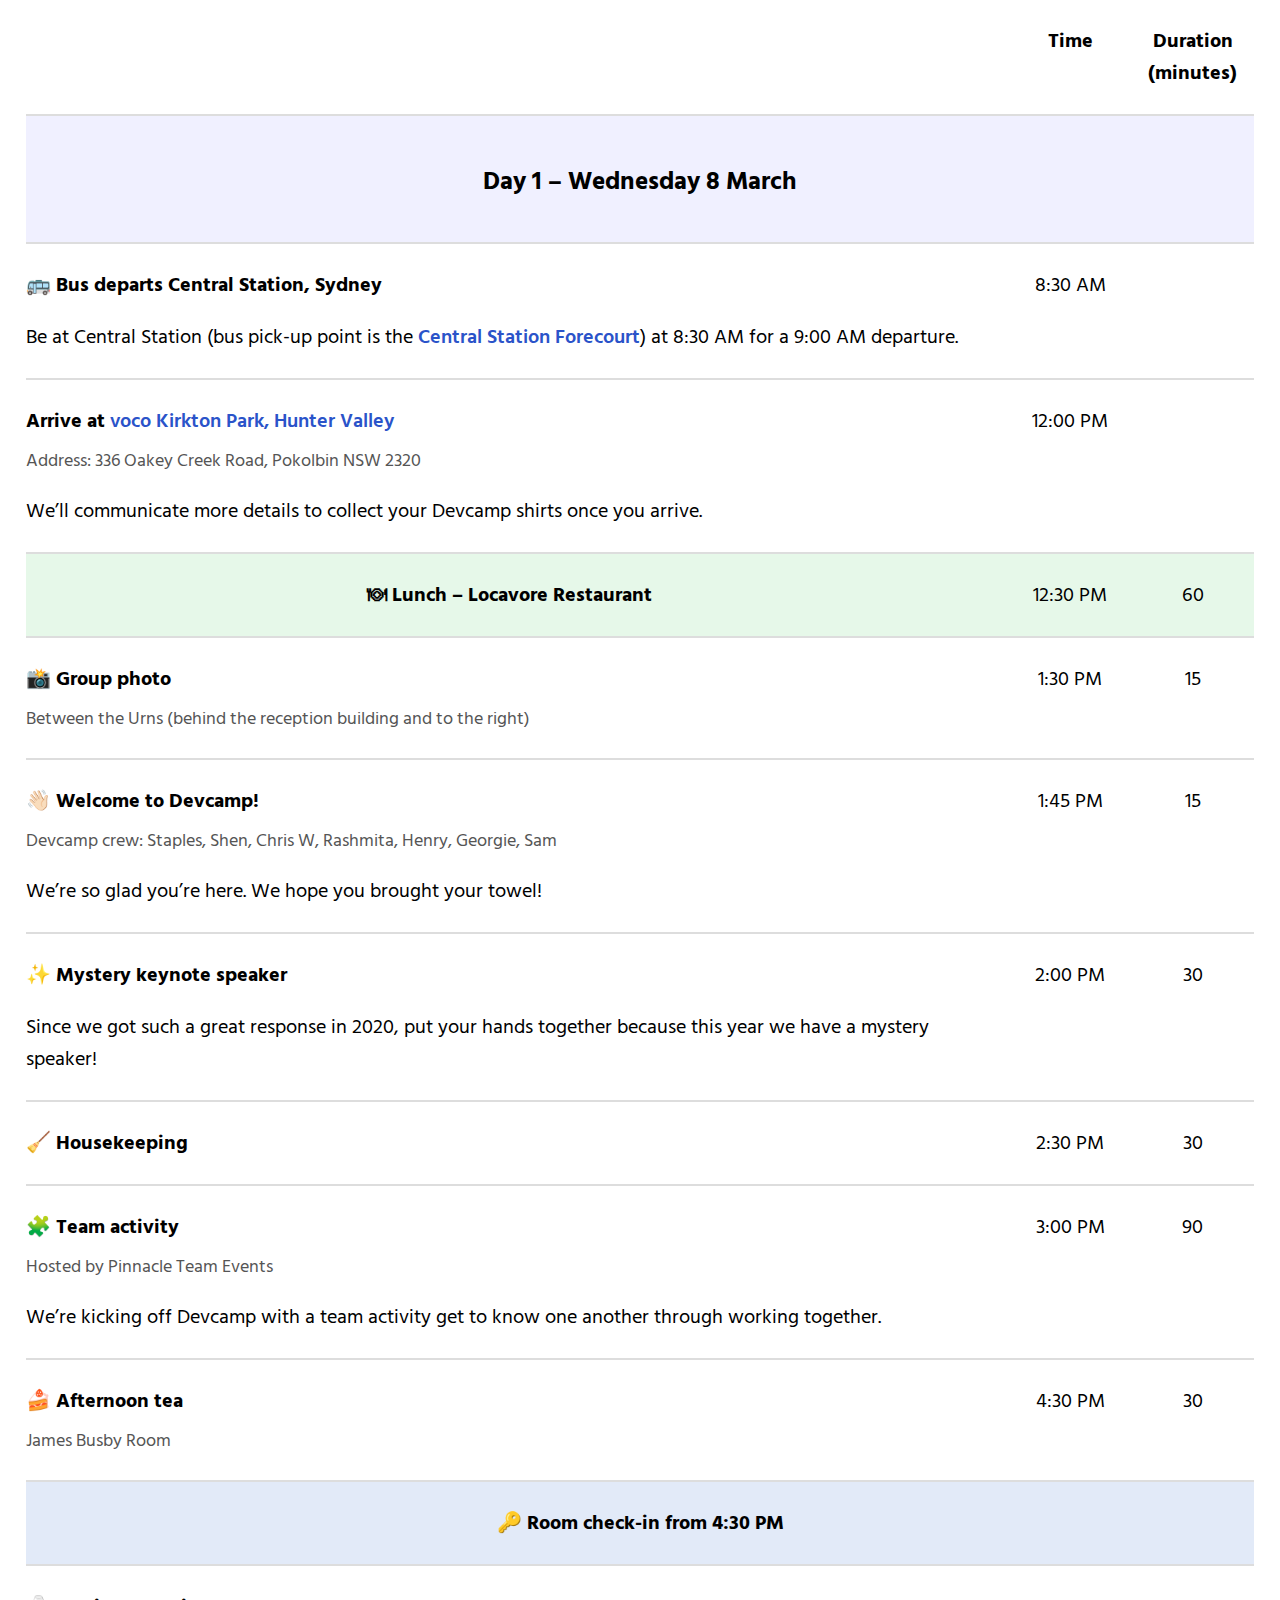
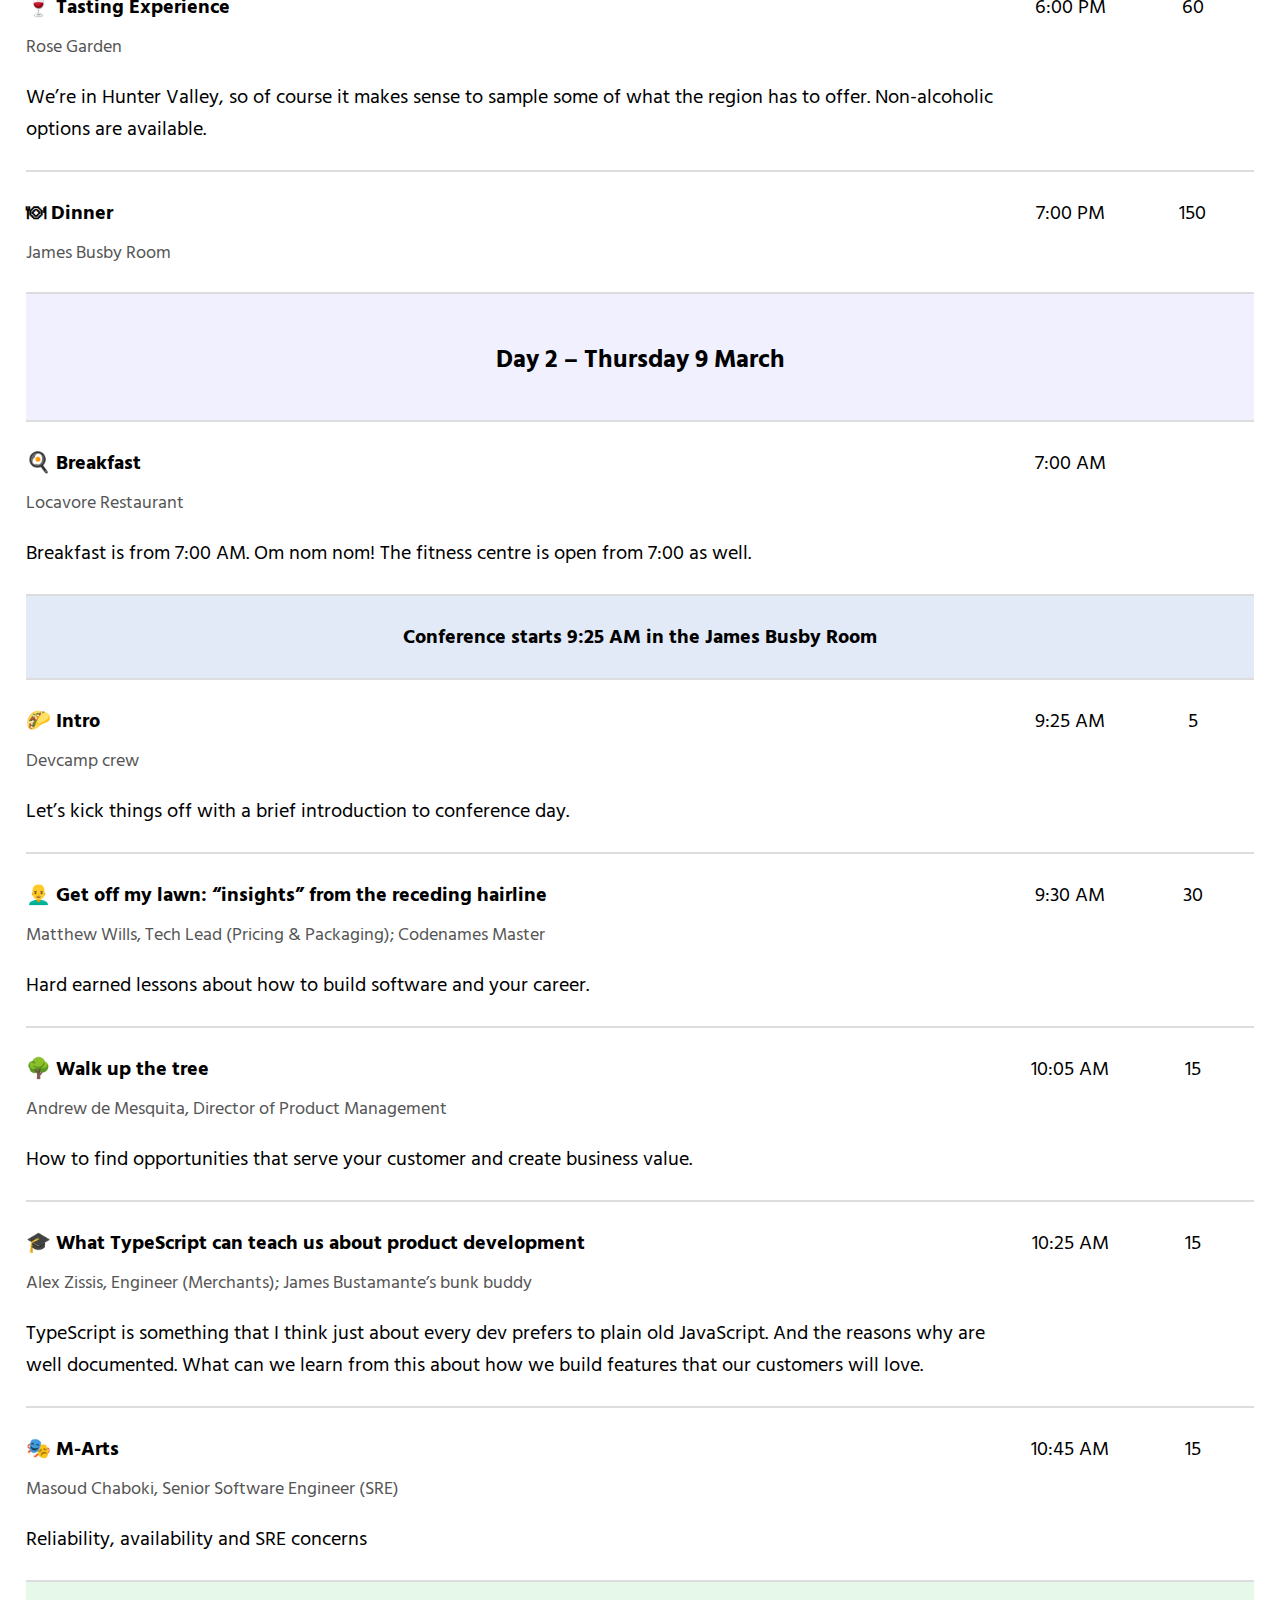
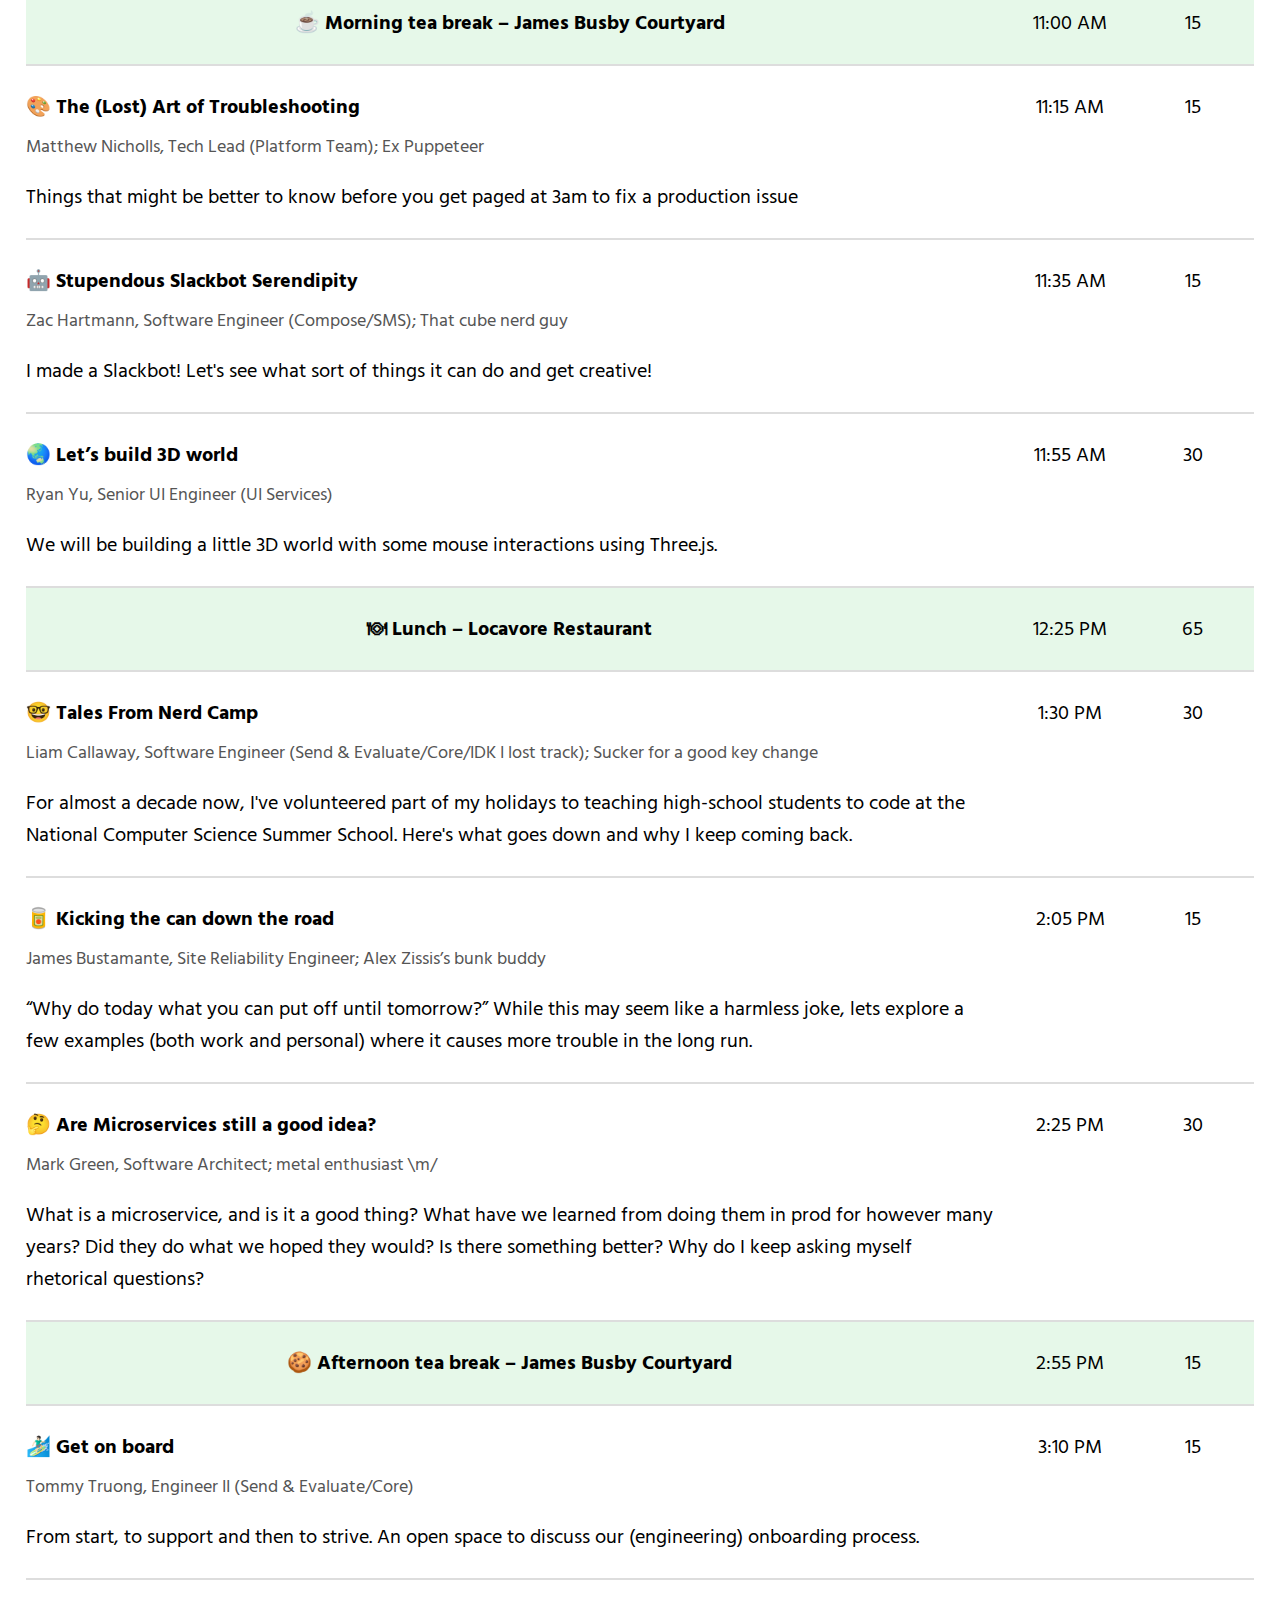
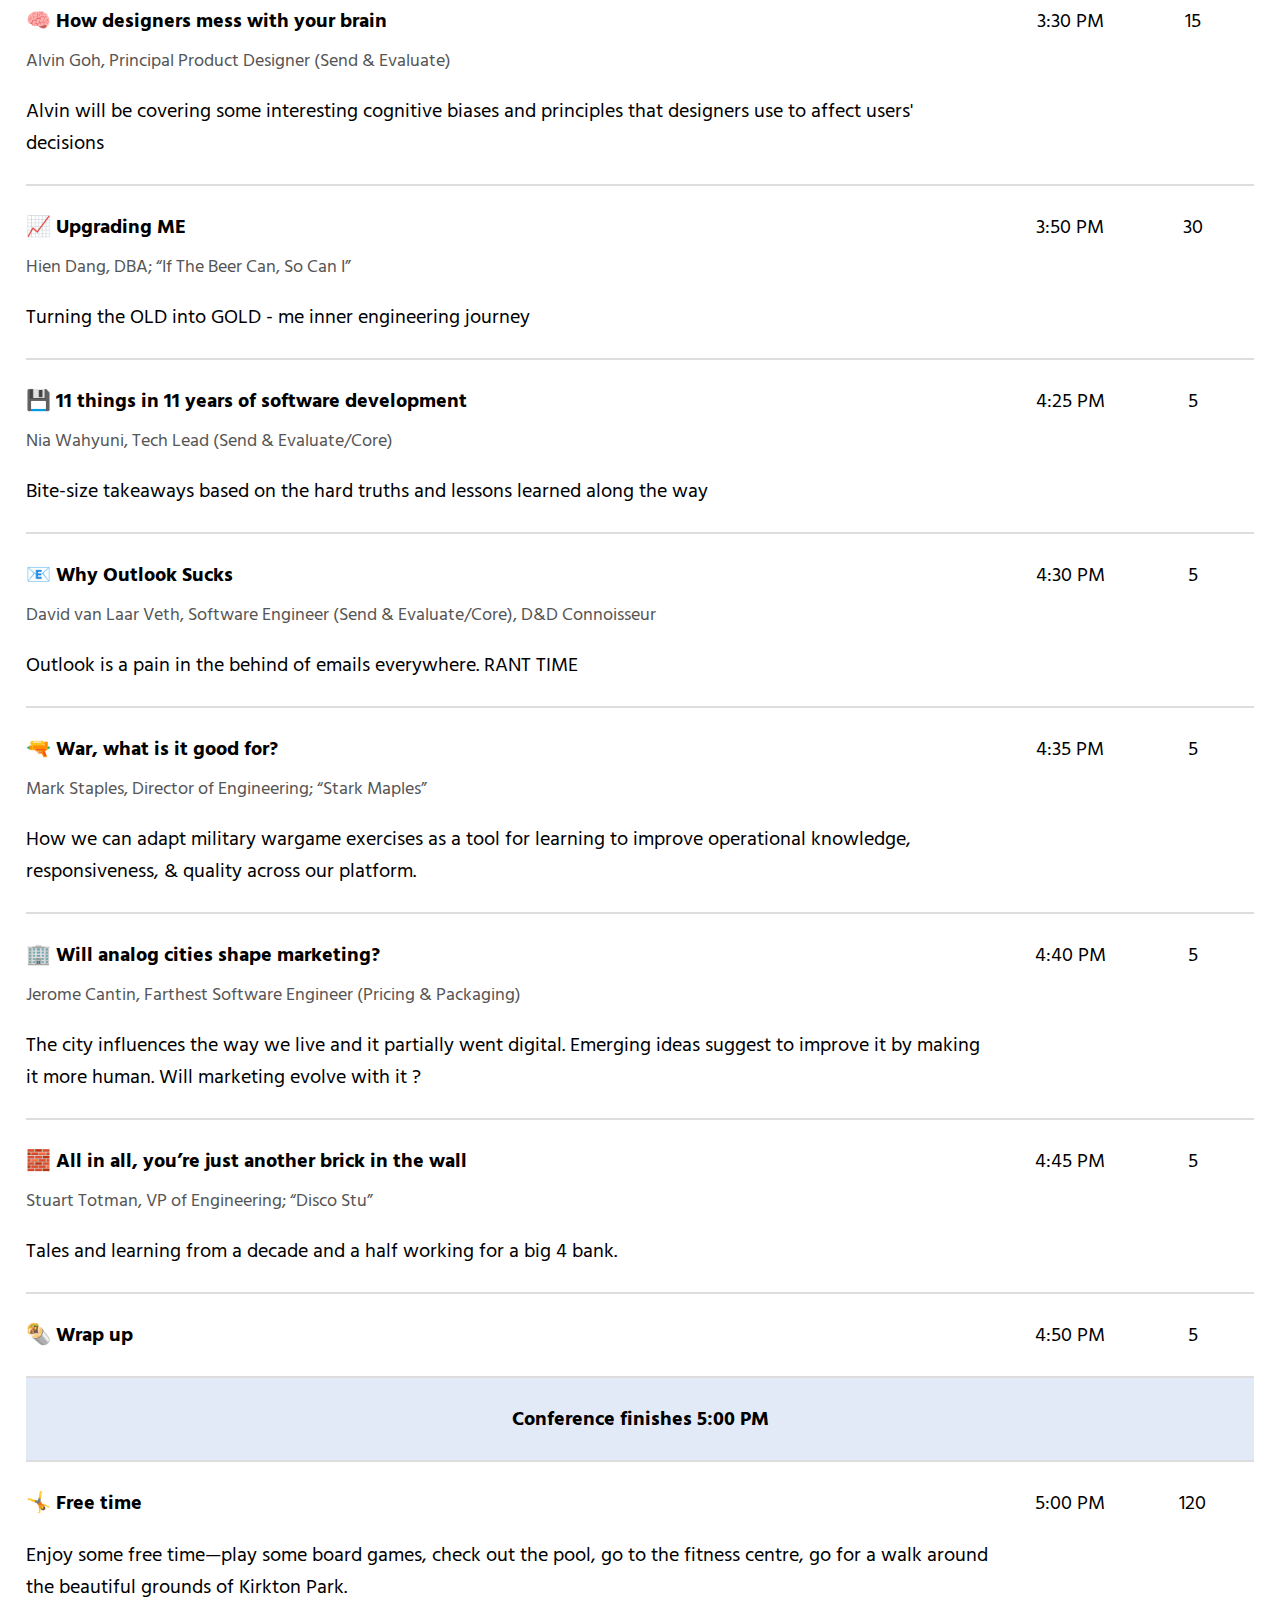
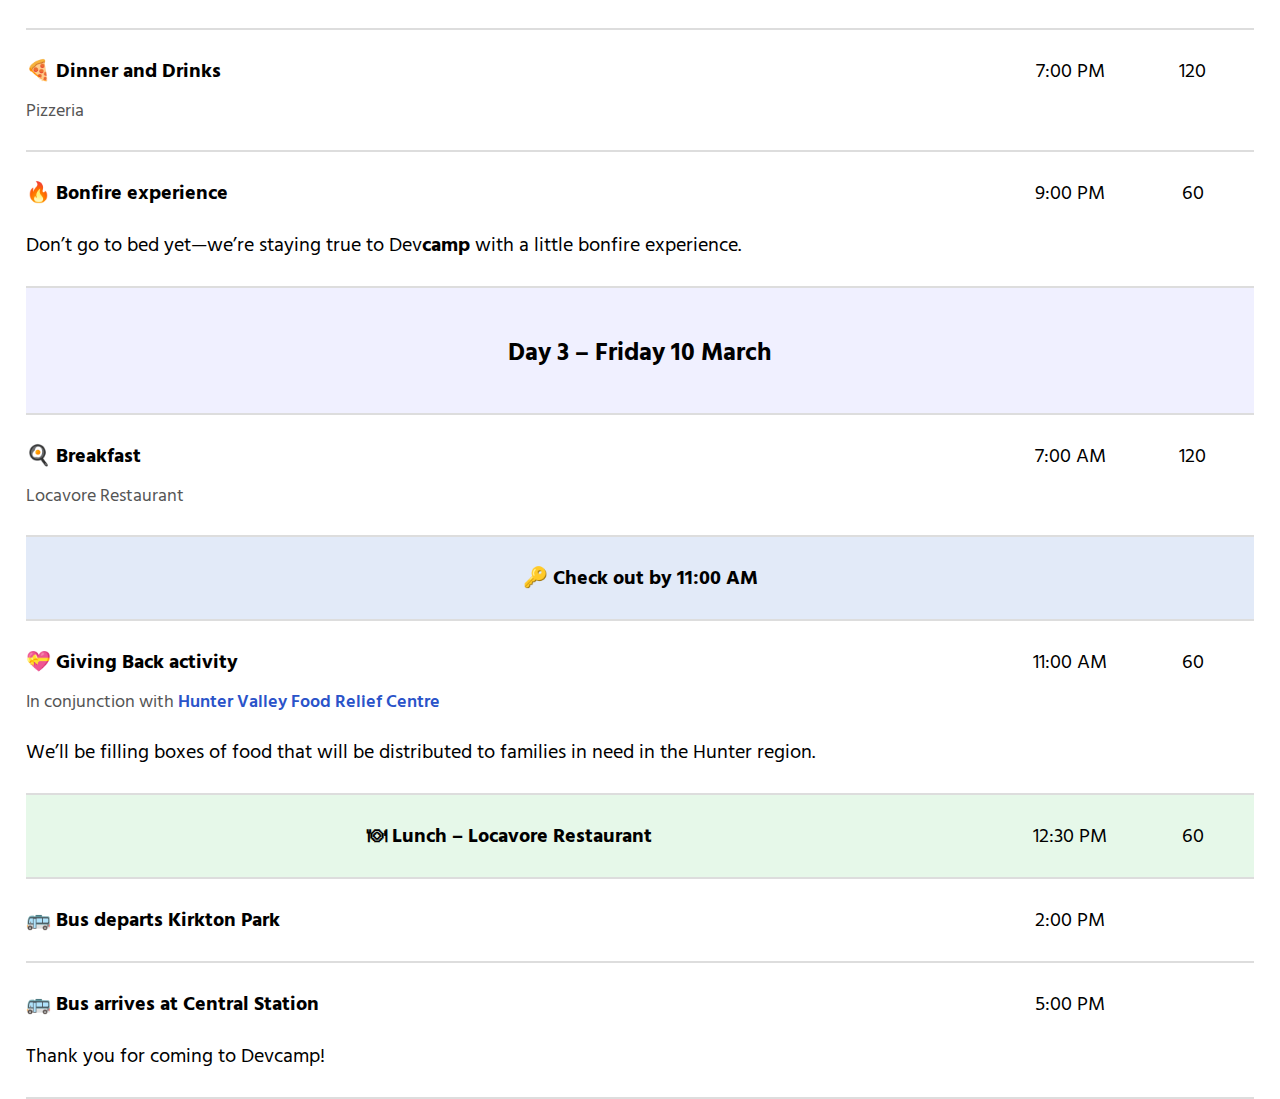
<file: schedule2023.html>
<!doctype html>
<html doctype="html">
    <head>
        <title>Schedule | Devcamp 2023</title>
        <link href="style.css" type="text/css" rel="stylesheet" />
        <meta charset="utf-8" />
        <meta name="viewport" content="initial-scale=1.0, width=device-width">
    </head>
    <body class="body-table">
        <table cellspacing="0" class="table">
            <thead>
                <th class="hide-print"></th>
                <th class="hide-print"></th>
                <th class="hide-print">Time</th>
                <th class="hide-print">Duration (minutes)</th>
            </thead>
            <tbody>
                <tr class="hide-screen">
                    <td align="center" colspan="4">
                        <h1>Devcamp 2023 Schedule</h1>
                    </td>
                </tr>
                <tr class="c-main-row">
                    <td colspan="4" align="center">
                        <h2 class="c-heading">Day 1 – Wednesday 8 March</h2>
                    </td>
                </tr>
                <tr>
                    <td colspan="2">
                        <h3 class="c-title">🚌 Bus departs Central Station, Sydney</h3>
                        <p class="hide-print-description">Be at Central Station (bus pick-up point is the <a href="https://goo.gl/maps/1FJnjz6AGzrXeAv56">Central Station Forecourt</a>) at 8:30 AM for a 9:00 AM departure.</p>
                    </td>
                    <td align="center" width="10%">
                        8:30 AM
                    </td>
                    <td align="center" width="10%"></td>
                </tr>
                <tr>
                    <td colspan="2">
                        <h3 class="c-title">Arrive at <a href="https://huntervalley.vocohotels.com/">voco Kirkton Park, Hunter Valley</a></h3>
                        <p class="c-name">Address: 336 Oakey Creek Road, Pokolbin NSW 2320</p>
                        <p>We’ll communicate more details to collect your Devcamp shirts once you arrive.</p>
                    </td>
                    <td align="center" width="10%">
                        12:00 PM
                    </td>
                    <td align="center" width="10%"></td>
                </tr>
                <tr class="c-row-break">
                    <td align="center" colspan="2">
                        <h3 class="c-title">🍽 Lunch – Locavore Restaurant</h3>
                    </td>
                    <td align="center" width="10%">
                        12:30 PM
                    </td>
                    <td align="center" width="10%">
                        60
                    </td>
                </tr>
                <tr>
                    <td colspan="2">
                        <h3 class="c-title">📸 Group photo</h3>
                        <p class="c-name">Between the Urns (behind the reception building and to the right)</p>
                    </td>
                    <td align="center" width="10%">
                        1:30 PM
                    </td>
                    <td align="center" width="10%">15</td>
                </tr>
                <tr>
                    <td colspan="2">
                        <h3 class="c-title">👋🏻 Welcome to Devcamp!</h3>
                        <p class="c-name">Devcamp crew: Staples, Shen, Chris W, Rashmita, Henry, Georgie, Sam</p>
                        <p class="hide-print-description">We’re so glad you’re here. We hope you brought your towel!</p>
                    </td>
                    <td align="center" width="10%">
                        1:45 PM
                    </td>
                    <td align="center" width="10%">15</td>
                </tr>
                <tr>
                    <td colspan="2">
                        <h3 class="c-title">✨ Mystery keynote speaker</h3>
                        <p class="hide-print-description">
                            Since we got such a great response in 2020, put your hands together because this year we have a mystery speaker!
                        </p>
                    </td>
                    <td align="center" width="10%">
                        2:00 PM
                    </td>
                    <td align="center" width="10%">30</td>
                </tr>
                <tr>
                    <td colspan="2">
                        <h3 class="c-title">🧹 Housekeeping</h3>
                    </td>
                    <td align="center" width="10%">
                        2:30 PM
                    </td>
                    <td align="center" width="10%">30</td>
                </tr>
                <tr>
                    <td colspan="2">
                        <h3 class="c-title">🧩 Team activity</h3>
                        <p class="c-name">Hosted by Pinnacle Team Events</p>
                        <p class="hide-print-description">
                            We’re kicking off Devcamp with a team activity get to know one another through working together.
                        </p>
                    </td>
                    <td align="center" width="10%">
                        3:00 PM
                    </td>
                    <td align="center" width="10%">90</td>
                </tr>
                <tr>
                    <td colspan="2">
                        <h3 class="c-title">🍰 Afternoon tea</h3>
                        <p class="c-name">James Busby Room</p>
                    </td>
                    <td align="center" width="10%">
                        4:30 PM
                    </td>
                    <td align="center" width="10%">30</td>
                </tr>
                <tr class="c-sub-row">
                    <td align="center" colspan="4">
                        <h3 class="c-title hide-print">🔑 Room check-in from 4:30 PM</h3>
                    </td>
                </tr>
                <tr>
                    <td colspan="2">
                        <h3 class="c-title">🍷 Tasting Experience</h3>
                        <div class="hide-print-description">
                            <p class="c-name">Rose Garden</p>
                            <p>We’re in Hunter Valley, so of course it makes sense to sample some of what the region has to offer. Non-alcoholic options are available.</p>
                        </div>
                    </td>
                    <td align="center" width="10%">
                        6:00 PM
                    </td>
                    <td align="center" width="10%">
                        60
                    </td>
                </tr>
                <tr>
                    <td colspan="2">
                        <h3 class="c-title">🍽 Dinner</h3>
                        <div class="hide-print-description">
                            <p class="c-name">James Busby Room</p>
                        </div>
                    </td>
                    <td align="center" width="10%">
                        7:00 PM
                    </td>
                    <td align="center" width="10%">
                        150
                    </td>
                </tr>
            </tbody>
            <tbody>
                <tr class="hide-screen">
                    <td colspan="4" align="center" style="height: 24px"></td>
                </tr>
                <tr class="c-main-row">
                    <td colspan="4" align="center">
                        <h2 class="c-heading">Day 2 – Thursday 9 March</h2>
                    </td>
                </tr>
                <tr>
                    <td colspan="2">
                        <h3 class="c-title">🍳 Breakfast</h3>
                        <p class="c-name">Locavore Restaurant</p>
                        <p>Breakfast is from 7:00 AM. Om nom nom! The fitness centre is open from 7:00 as well.</p>
                    </td>
                    <td align="center" width="10%">
                        7:00 AM
                    </td>
                    <td align="center" width="10%"></td>
                </tr>
                <tr class="c-sub-row">
                    <td align="center" colspan="4">
                        <h3 class="c-title hide-print">Conference starts 9:25 AM in the James Busby Room</h3>
                    </td>
                </tr>
                <tr class="c-row">
                    <td colspan="2">
                        <h3 class="c-title">
                            🌮 Intro
                        </h3>
                        <p class="c-name">Devcamp crew</p>
                        <p class="hide-print-description">Let’s kick things off with a brief introduction to conference day.</p>
                    </td>
                    <td align="center" width="10%">
                        9:25 AM
                    </td>
                    <td align="center" width="10%">
                        5
                    </td>
                </tr>
                <tr class="c-row">
                    <td colspan="2">
                        <h3 class="c-title">
                            👨‍🦲 Get off my lawn: “insights” from the receding hairline
                        </h3>
                        <p class="c-name">Matthew Wills, Tech Lead (Pricing &amp; Packaging); Codenames Master</p>
                        <p class="hide-print-description">Hard earned lessons about how to build software and your career.</p>
                    </td>
                    <td align="center" width="10%">
                        9:30 AM
                    </td>
                    <td align="center" width="10%">
                        30
                    </td>
                </tr>
                <tr class="c-row">
                    <td colspan="2">
                        <h3 class="c-title">
                            🌳 Walk up the tree
                        </h3>
                        <p class="c-name">Andrew de Mesquita, Director of Product Management</p>
                        <p class="hide-print-description">How to find opportunities that serve your customer and create business value.</p>
                    </td>
                    <td align="center" width="10%">
                        10:05 AM
                    </td>
                    <td align="center" width="10%">
                        15
                    </td>
                </tr>
                <tr class="c-row">
                    <td colspan="2">
                        <h3 class="c-title">
                            🎓 What TypeScript can teach us about product development
                        </h3>
                        <p class="c-name">Alex Zissis, Engineer (Merchants); James Bustamante’s bunk buddy</p>
                        <p class="hide-print-description">TypeScript is something that I think just about every dev prefers to plain old JavaScript. And the reasons why are well documented. What can we learn from this about how we build features that our customers will love.</p>
                    </td>
                    <td align="center" width="10%">
                        10:25 AM
                    </td>
                    <td align="center" width="10%">
                        15
                    </td>
                </tr>
                <tr class="c-row">
                    <td colspan="2">
                        <h3 class="c-title">
                            🎭 M-Arts
                        </h3>
                        <p class="c-name">Masoud Chaboki, Senior Software Engineer (SRE)</p>
                        <p class="hide-print-description">Reliability, availability and SRE concerns</p>
                    </td>
                    <td align="center" width="10%">
                        10:45 AM
                    </td>
                    <td align="center" width="10%">
                        15
                    </td>
                </tr>
                <tr class="c-row-break">
                    <td align="center" colspan="2">
                        <h3 class="c-title">☕️ Morning tea break – James Busby Courtyard</h3>
                    </td>
                    <td align="center" width="10%">
                        11:00 AM
                    </td>
                    <td align="center" width="10%">
                        15
                    </td>
                </tr>
                <tr class="c-row">
                    <td colspan="2">
                        <h3 class="c-title">
                            🎨 The (Lost) Art of Troubleshooting
                        </h3>
                        <p class="c-name">Matthew Nicholls, Tech Lead (Platform Team); Ex Puppeteer</p>
                        <p class="hide-print-description">Things that might be better to know before you get paged at 3am to fix a production issue</p>
                    </td>
                    <td align="center" width="10%">
                        11:15 AM
                    </td>
                    <td align="center" width="10%">
                        15
                    </td>
                </tr>
                <tr class="c-row">
                    <td colspan="2">
                        <h3 class="c-title">
                            🤖 Stupendous Slackbot Serendipity
                        </h3>
                        <p class="c-name">Zac Hartmann, Software Engineer (Compose/SMS); That cube nerd guy</p>
                        <p class="hide-print-description">I made a Slackbot! Let's see what sort of things it can do and get creative!</p>
                    </td>
                    <td align="center" width="10%">
                        11:35 AM
                    </td>
                    <td align="center" width="10%">
                        15
                    </td>
                </tr>
                <tr class="c-row">
                    <td colspan="2">
                        <h3 class="c-title">
                            🌏 Let’s build 3D world
                        </h3>
                        <p class="c-name">Ryan Yu, Senior UI Engineer (UI Services)</p>
                        <p class="hide-print-description">We will be building a little 3D world with some mouse interactions using Three.js.</p>
                    </td>
                    <td align="center" width="10%">
                        11:55 AM
                    </td>
                    <td align="center" width="10%">
                        30
                    </td>
                </tr>
                <tr class="c-row-break">
                    <td align="center" colspan="2">
                        <h3 class="c-title">🍽 Lunch – Locavore Restaurant</h3>
                    </td>
                    <td align="center" width="10%">
                        12:25 PM
                    </td>
                    <td align="center" width="10%">
                        65
                    </td>
                </tr>
                <tr class="c-row">
                    <td colspan="2">
                        <h3 class="c-title">
                            🤓 Tales From Nerd Camp
                        </h3>
                        <p class="c-name">Liam Callaway, Software Engineer (Send &amp; Evaluate/Core/IDK I lost track); Sucker for a good key change</p>
                        <p class="hide-print-description">For almost a decade now, I've volunteered part of my holidays to teaching high-school students to code at the National Computer Science Summer School. Here's what goes down and why I keep coming back.</p>
                    </td>
                    <td align="center" width="10%">
                        1:30 PM
                    </td>
                    <td align="center" width="10%">
                        30
                    </td>
                </tr>
                <tr class="c-row">
                    <td colspan="2">
                        <h3 class="c-title">
                            🥫 Kicking the can down the road
                        </h3>
                        <p class="c-name">James Bustamante, Site Reliability Engineer; Alex Zissis’s bunk buddy</p>
                        <p class="hide-print-description">“Why do today what you can put off until tomorrow?” While this may seem like a harmless joke, lets explore a few examples (both work and personal) where it causes more trouble in the long run.</p>
                    </td>
                    <td align="center" width="10%">
                        2:05 PM
                    </td>
                    <td align="center" width="10%">
                        15
                    </td>
                </tr>
                <tr class="c-row">
                    <td colspan="2">
                        <h3 class="c-title">
                            🤔 Are Microservices still a good idea?
                        </h3>
                        <p class="c-name">Mark Green, Software Architect; metal enthusiast \m/</p>
                        <p class="hide-print-description">What is a microservice, and is it a good thing? What have we learned from doing them in prod for however many years? Did they do what we hoped they would? Is there something better? Why do I keep asking myself rhetorical questions?</p>
                    </td>
                    <td align="center" width="10%">
                        2:25 PM
                    </td>
                    <td align="center" width="10%">
                        30
                    </td>
                </tr>
                <tr class="c-row-break">
                    <td align="center" colspan="2">
                        <h3 class="c-title">🍪 Afternoon tea break – James Busby Courtyard</h3>
                    </td>
                    <td align="center" width="10%">
                        2:55 PM
                    </td>
                    <td align="center" width="10%">
                        15
                    </td>
                </tr>
                <tr class="c-row">
                    <td colspan="2">
                        <h3 class="c-title">
                            🏄🏻‍♂️ Get on board
                        </h3>
                        <p class="c-name">Tommy Truong, Engineer II (Send & Evaluate/Core)</p>
                        <p class="hide-print-description">From start, to support and then to strive. An open space to discuss our (engineering) onboarding process.</p>
                    </td>
                    <td align="center" width="10%">
                        3:10 PM
                    </td>
                    <td align="center" width="10%">
                        15
                    </td>
                </tr>
                <tr class="c-row">
                    <td colspan="2">
                        <h3 class="c-title">
                            🧠 How designers mess with your brain
                        </h3>
                        <p class="c-name">Alvin Goh, Principal Product Designer (Send &amp; Evaluate)</p>
                        <p class="hide-print-description">Alvin will be covering some interesting cognitive biases and principles that designers use to affect users' decisions</p>
                    </td>
                    <td align="center" width="10%">
                        3:30 PM
                    </td>
                    <td align="center" width="10%">
                        15
                    </td>
                </tr>
                <tr class="c-row">
                    <td colspan="2">
                        <h3 class="c-title">
                            📈 Upgrading ME
                        </h3>
                        <p class="c-name">Hien Dang, DBA; “If The Beer Can, So Can I”</p>
                        <p class="hide-print-description">Turning the OLD into GOLD - me inner engineering journey</p>
                    </td>
                    <td align="center" width="10%">
                        3:50 PM
                    </td>
                    <td align="center" width="10%">
                        30
                    </td>
                </tr>
                <tr class="c-row">
                    <td colspan="2">
                        <h3 class="c-title">
                            💾 11 things in 11 years of software development
                        </h3>
                        <p class="c-name">Nia Wahyuni, Tech Lead (Send &amp; Evaluate/Core)</p>
                        <p class="hide-print-description">Bite-size takeaways based on the hard truths and lessons learned along the way</p>
                    </td>
                    <td align="center" width="10%">
                        4:25 PM
                    </td>
                    <td align="center" width="10%">
                        5
                    </td>
                </tr>
                <tr class="c-row">
                    <td colspan="2">
                        <h3 class="c-title">
                            📧 Why Outlook Sucks
                        </h3>
                        <p class="c-name">David van Laar Veth, Software Engineer (Send &amp; Evaluate/Core), D&D Connoisseur</p>
                        <p class="hide-print-description">Outlook is a pain in the behind of emails everywhere. RANT TIME</p>
                    </td>
                    <td align="center" width="10%">
                        4:30 PM
                    </td>
                    <td align="center" width="10%">
                        5
                    </td>
                </tr>
                <tr class="c-row">
                    <td colspan="2">
                        <h3 class="c-title">
                            🔫 War, what is it good for?
                        </h3>
                        <p class="c-name">Mark Staples, Director of Engineering; “Stark Maples”</p>
                        <p class="hide-print-description">How we can adapt military wargame exercises as a tool for learning to improve operational knowledge, responsiveness, & quality across our platform.</p>
                    </td>
                    <td align="center" width="10%">
                        4:35 PM
                    </td>
                    <td align="center" width="10%">
                        5
                    </td>
                </tr>
                <tr class="c-row">
                    <td colspan="2">
                        <h3 class="c-title">
                            🏢 Will analog cities shape marketing?
                        </h3>
                        <p class="c-name">Jerome Cantin, Farthest Software Engineer (Pricing &amp; Packaging)</p>
                        <p class="hide-print-description">The city influences the way we live and it partially went digital. Emerging ideas suggest to improve it by making it more human. Will marketing evolve with it ?</p>
                    </td>
                    <td align="center" width="10%">
                        4:40 PM
                    </td>
                    <td align="center" width="10%">
                        5
                    </td>
                </tr>
                <tr class="c-row">
                    <td colspan="2">
                        <h3 class="c-title">
                            🧱 All in all, you’re just another brick in the wall
                        </h3>
                        <p class="c-name">Stuart Totman, VP of Engineering; “Disco Stu”</p>
                        <p class="hide-print-description">Tales and learning from a decade and a half working for a big 4 bank.</p>
                    </td>
                    <td align="center" width="10%">
                        4:45 PM
                    </td>
                    <td align="center" width="10%">
                        5
                    </td>
                </tr>
                <tr class="c-row">
                    <td colspan="2">
                        <h3 class="c-title">
                            🌯 Wrap up
                        </h3>
                    </td>
                    <td align="center" width="10%">
                        4:50 PM
                    </td>
                    <td align="center" width="10%">
                        5
                    </td>
                </tr>
                <tr class="c-sub-row">
                    <td align="center" colspan="4">
                        <h3 class="c-title hide-print">Conference finishes 5:00 PM</h3>
                    </td>
                </tr>
                <tr>
                    <td colspan="2">
                        <h3 class="c-title">🤸 Free time</h3>
                        <p class="hide-print-description">
                            Enjoy some free time—play some board games, check out the pool, go to the fitness centre, go for a walk around the beautiful grounds of Kirkton Park.
                        </p>
                    </td>
                    <td align="center" width="10%">
                        5:00 PM
                    </td>
                    <td align="center" width="10%">
                        120
                    </td>
                </tr>
                <tr>
                    <td colspan="2">
                        <h3 class="c-title">🍕 Dinner and Drinks</h3>
                        <p class="c-name">Pizzeria</p>
                    </td>
                    <td align="center" width="10%">
                        7:00 PM
                    </td>
                    <td align="center" width="10%">
                        120
                    </td>
                </tr>
                <tr>
                    <td colspan="2">
                        <h3 class="c-title">🔥 Bonfire experience</h3>
                        <p class="hide-print-description">
                            Don’t go to bed yet—we’re staying true to Dev<strong>camp</strong> with a little bonfire experience.
                        </p>
                    </td>
                    <td align="center" width="10%">
                        9:00 PM
                    </td>
                    <td align="center" width="10%">60</td>
                </tr>
            </tbody>
            <tbody>
                <tr class="hide-screen">
                    <td colspan="4" align="center" style="height: 24px"></td>
                </tr>
                <tr class="c-main-row">
                    <td colspan="4" align="center">
                        <h2 class="c-heading">Day 3 – Friday 10 March</h2>
                    </td>
                </tr>
                <tr>
                    <td colspan="2">
                        <h3 class="c-title">🍳 Breakfast</h3>
                        <p class="c-name">Locavore Restaurant</p>
                    </td>
                    <td align="center" width="10%">
                        7:00 AM
                    </td>
                    <td align="center" width="10%">120</td>
                </tr>
                <tr class="c-sub-row">
                    <td align="center" colspan="4">
                        <h3 class="c-title hide-print">🔑 Check out by 11:00 AM</h3>
                    </td>
                </tr>
                <tr>
                    <td colspan="2">
                        <h3 class="c-title">💝 Giving Back activity</h3>
                        <p class="c-name">In conjunction with <a href="https://www.hunterfoodreliefcentre.org.au/about">Hunter Valley Food Relief Centre</a></p>
                        <p class="hide-print-description">
                            We’ll be filling boxes of food that will be distributed to families in need in the Hunter region.
                        </p>
                    </td>
                    <td align="center" width="10%">
                        11:00 AM
                    </td>
                    <td align="center" width="10%">60</td>
                </tr>
                <tr class="c-row-break">
                    <td align="center" colspan="2">
                        <h3 class="c-title">🍽 Lunch – Locavore Restaurant</h3>
                    </td>
                    <td align="center" width="10%">
                        12:30 PM
                    </td>
                    <td align="center" width="10%">
                        60
                    </td>
                </tr>
                <tr>
                    <td colspan="2">
                        <h3 class="c-title">🚌 Bus departs Kirkton Park</h3>
                    </td>
                    <td align="center" width="10%">
                        2:00 PM
                    </td>
                    <td align="center" width="10%"></td>
                </tr>
                <tr>
                    <td colspan="2">
                        <h3 class="c-title">🚌 Bus arrives at Central Station</h3>
                        <p class="hide-print-description">Thank you for coming to Devcamp!</p>
                    </td>
                    <td align="center" width="10%">
                        5:00 PM
                    </td>
                    <td align="center" width="10%"></td>
                </tr>
                <tr class="hide-screen">
                    <td align="center" colspan="4">
                        <p class="c-end-note">devcamp.club/schedule</p>
                    </td>
                </tr>
            </tbody>
        </table>
    </body>
</html>
</file>
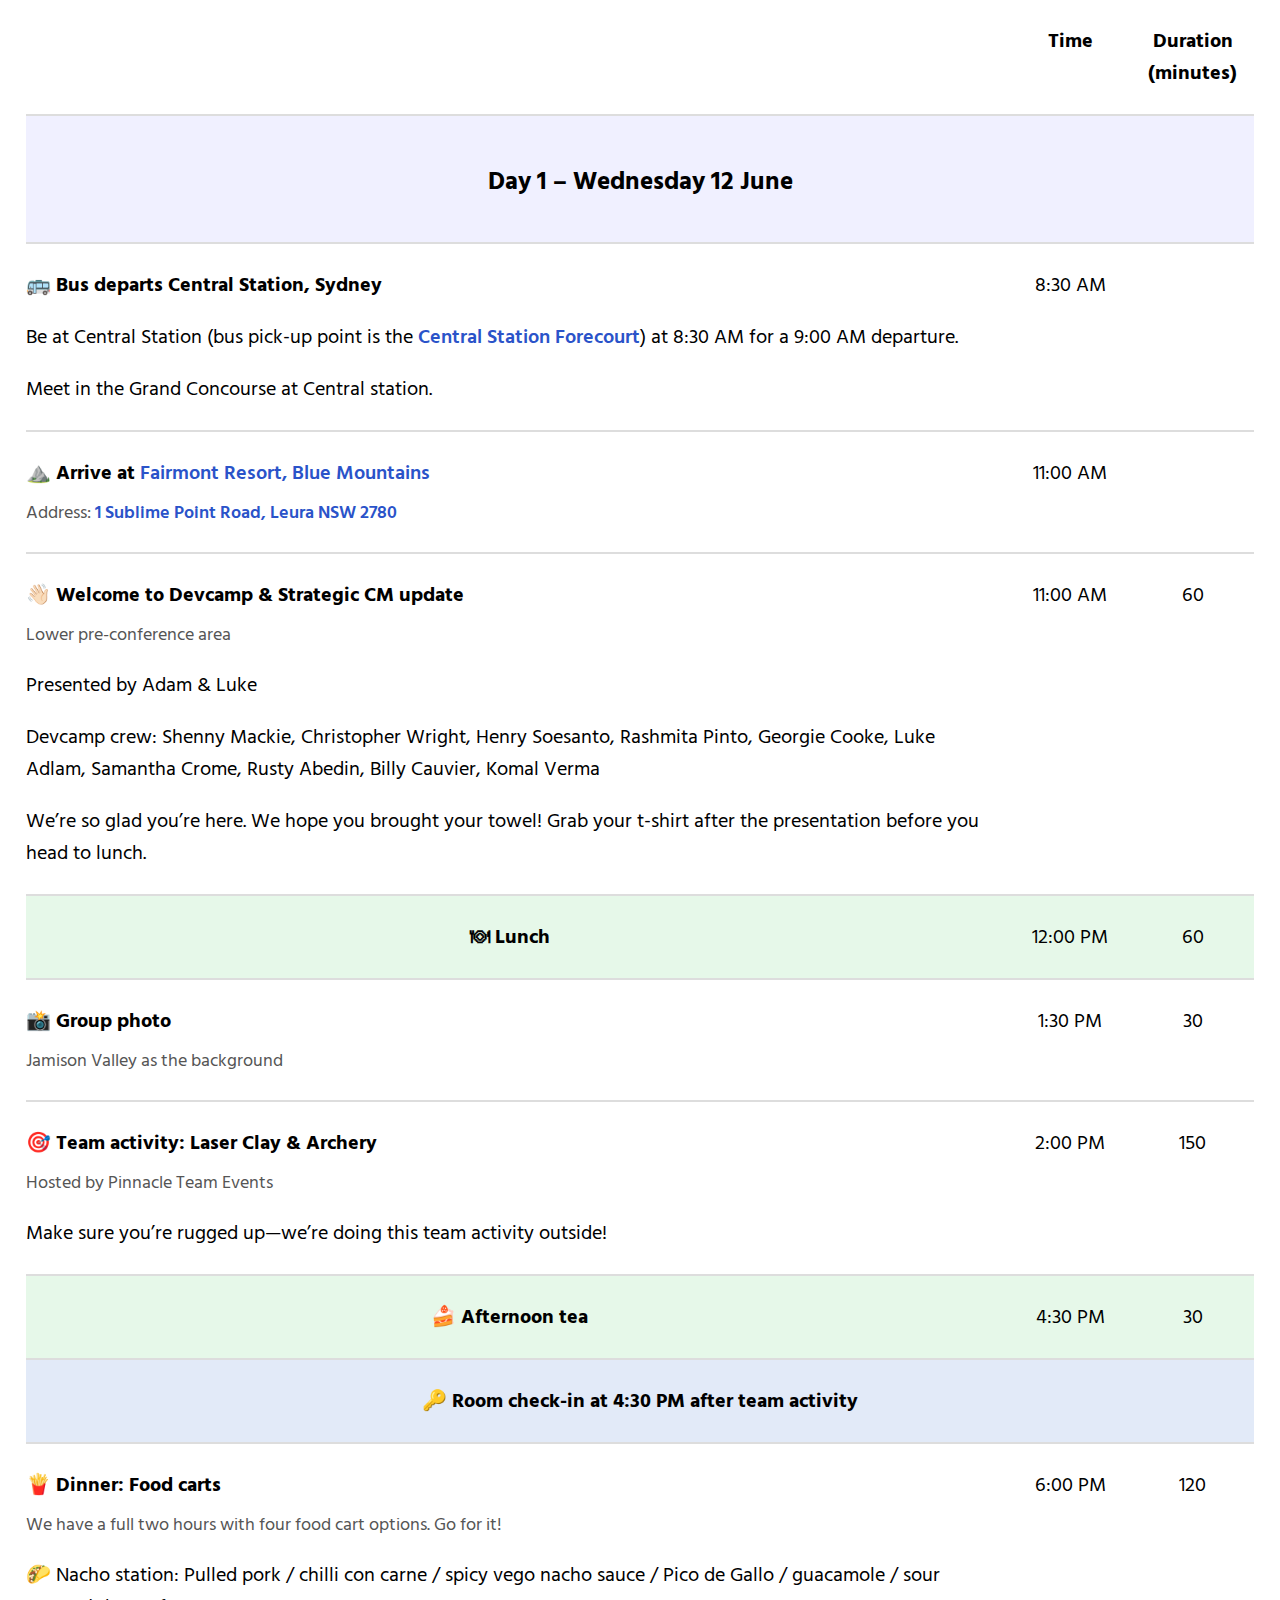
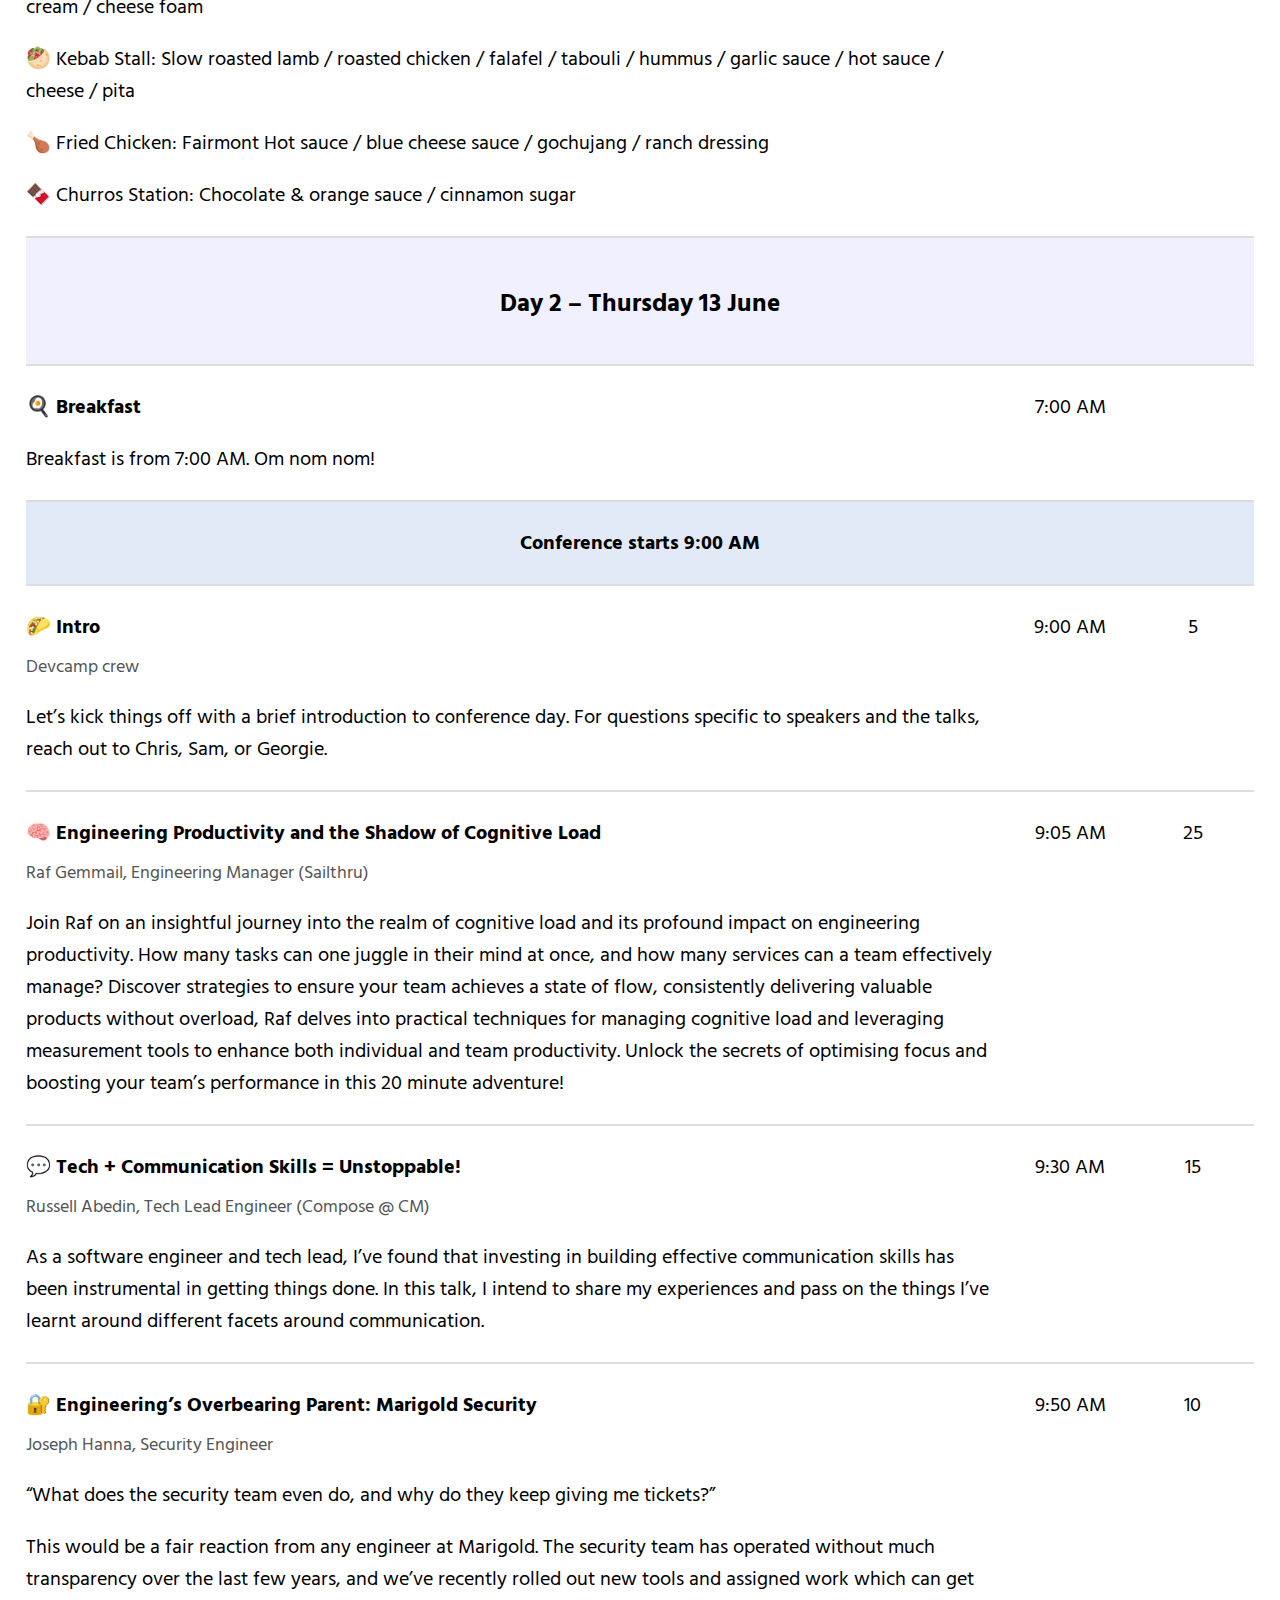
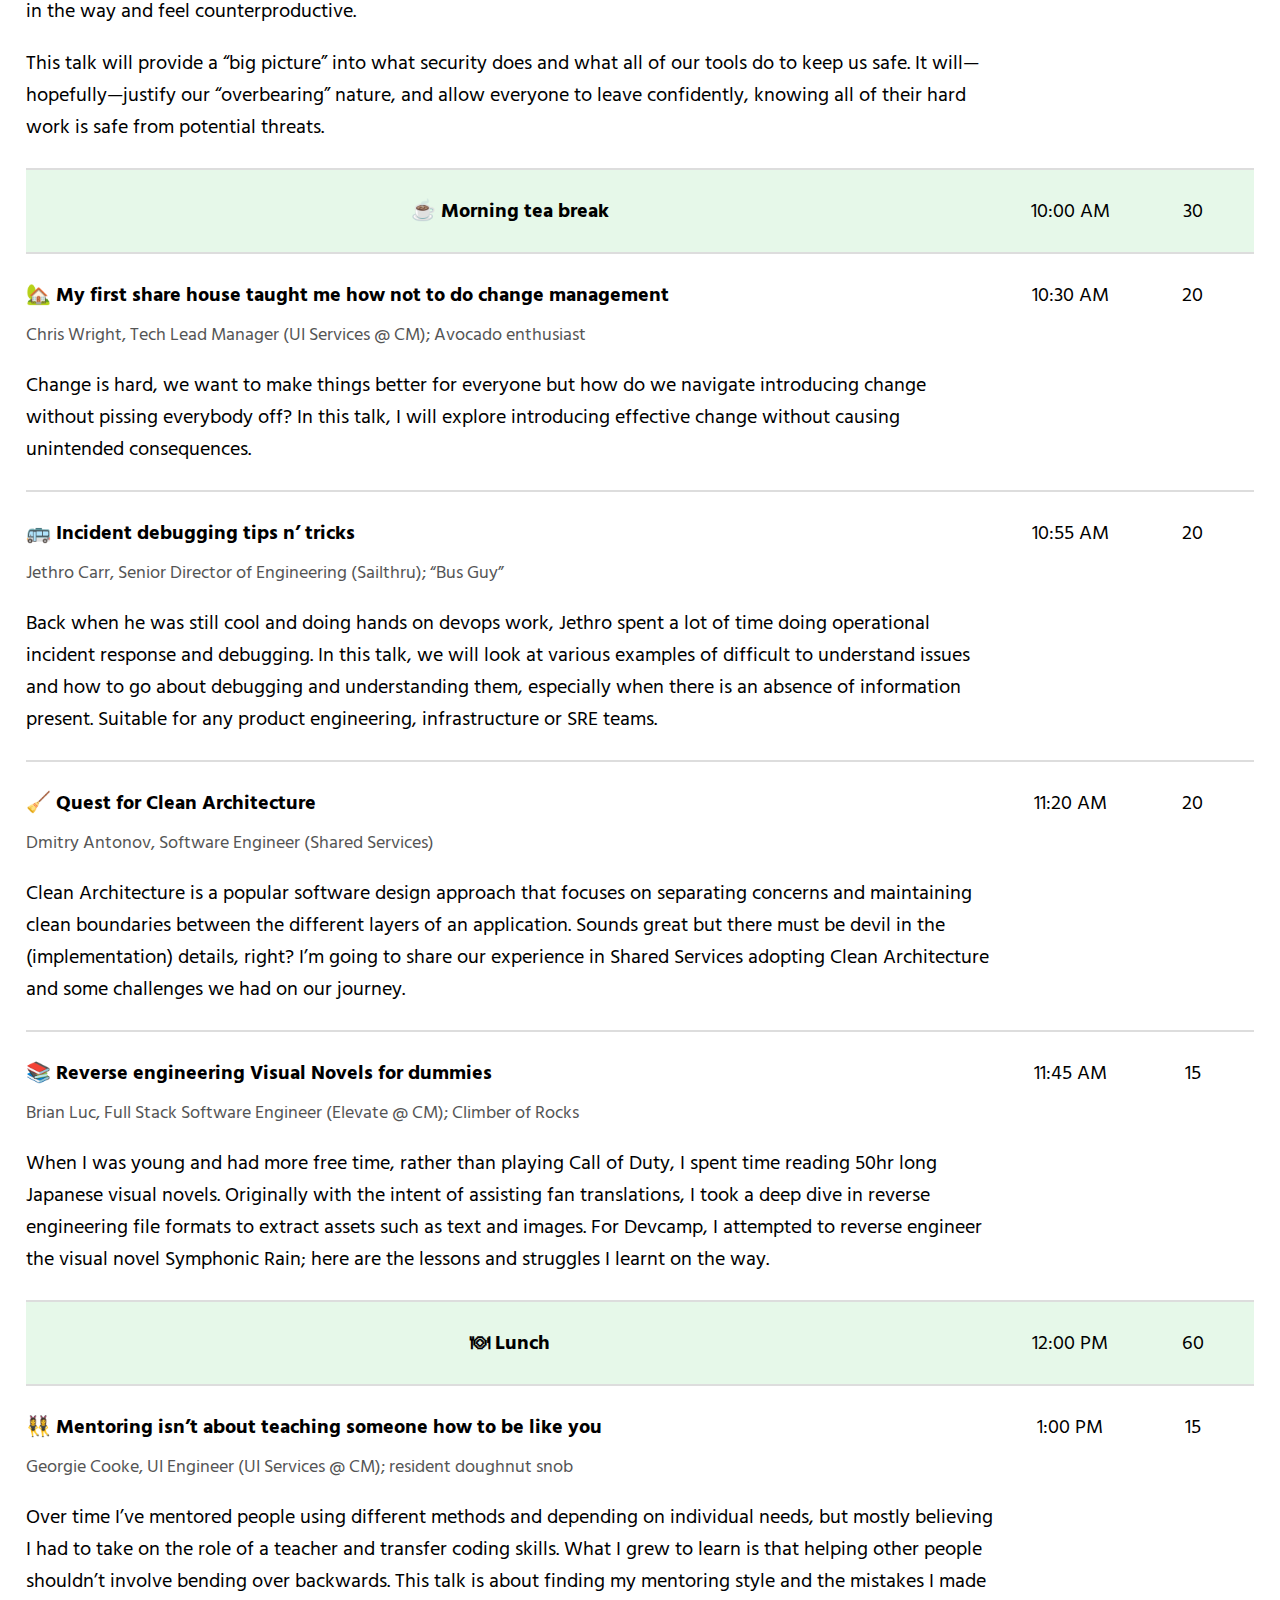
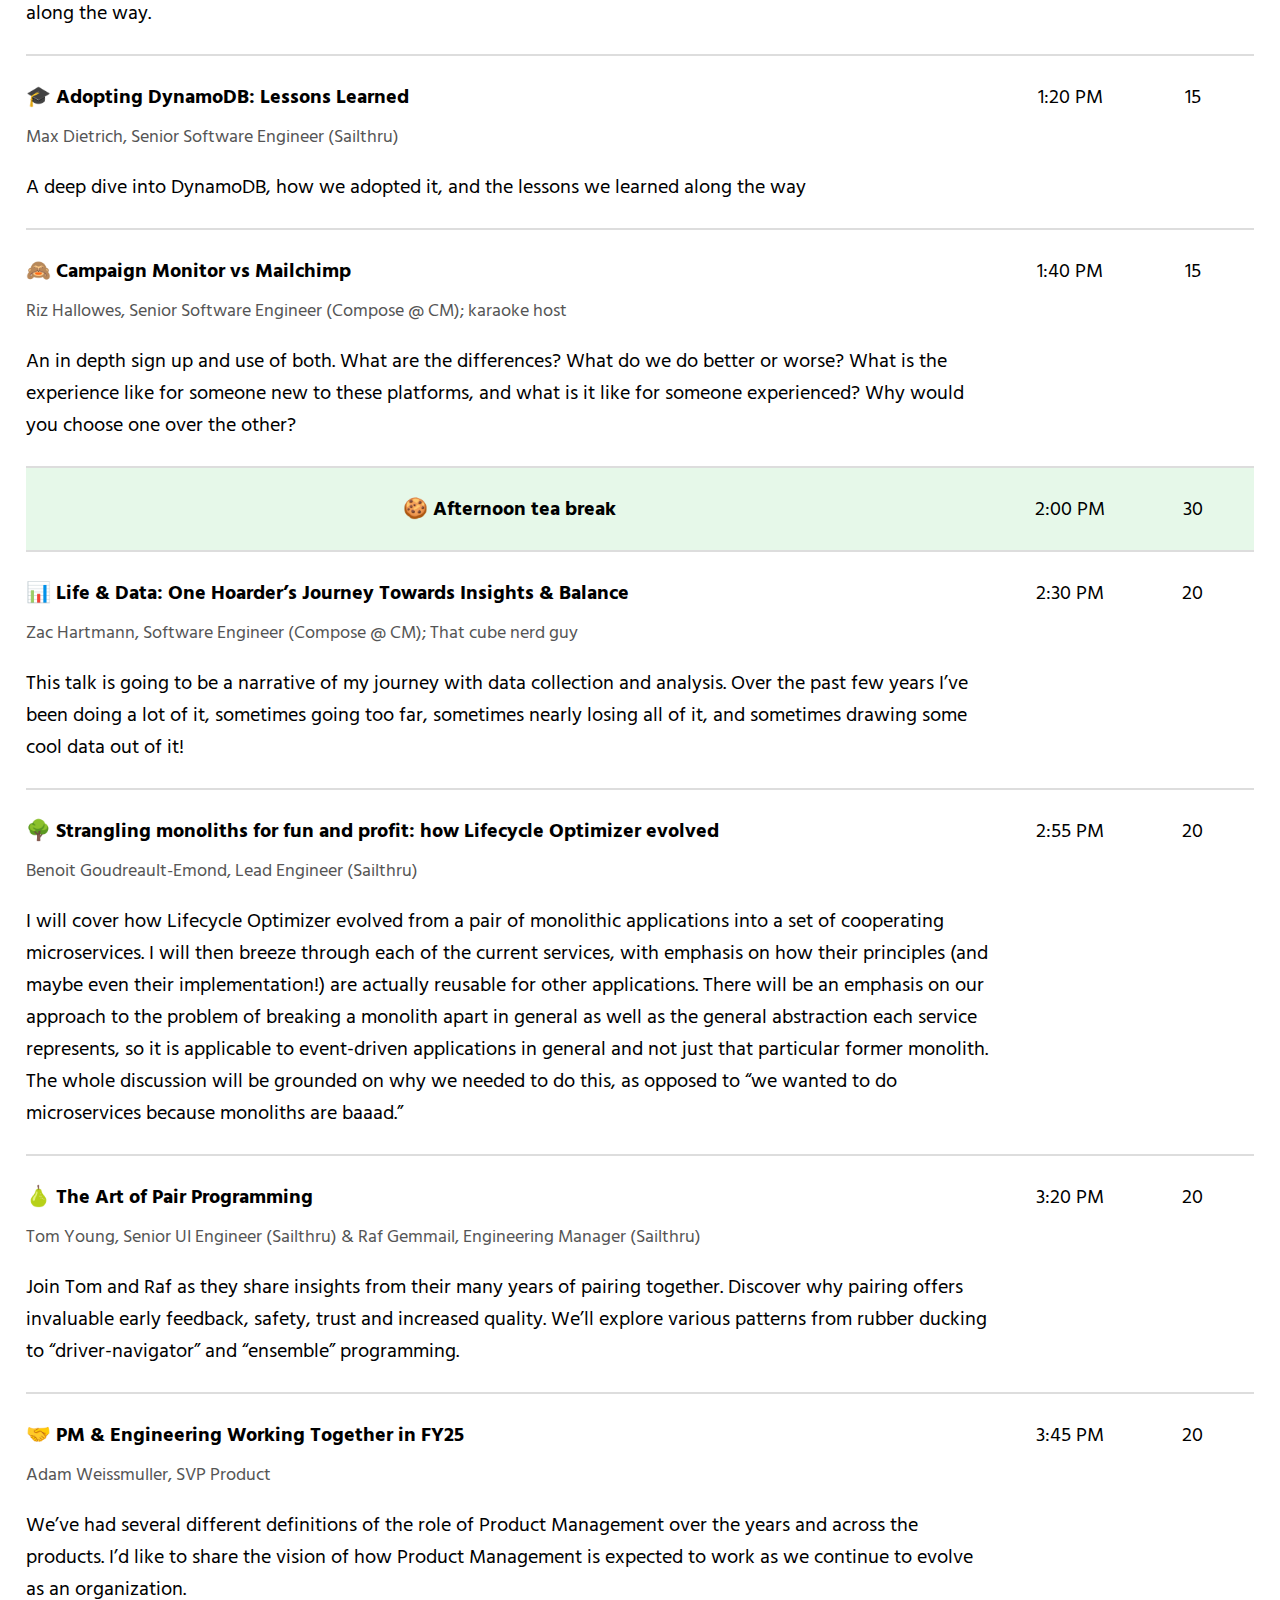
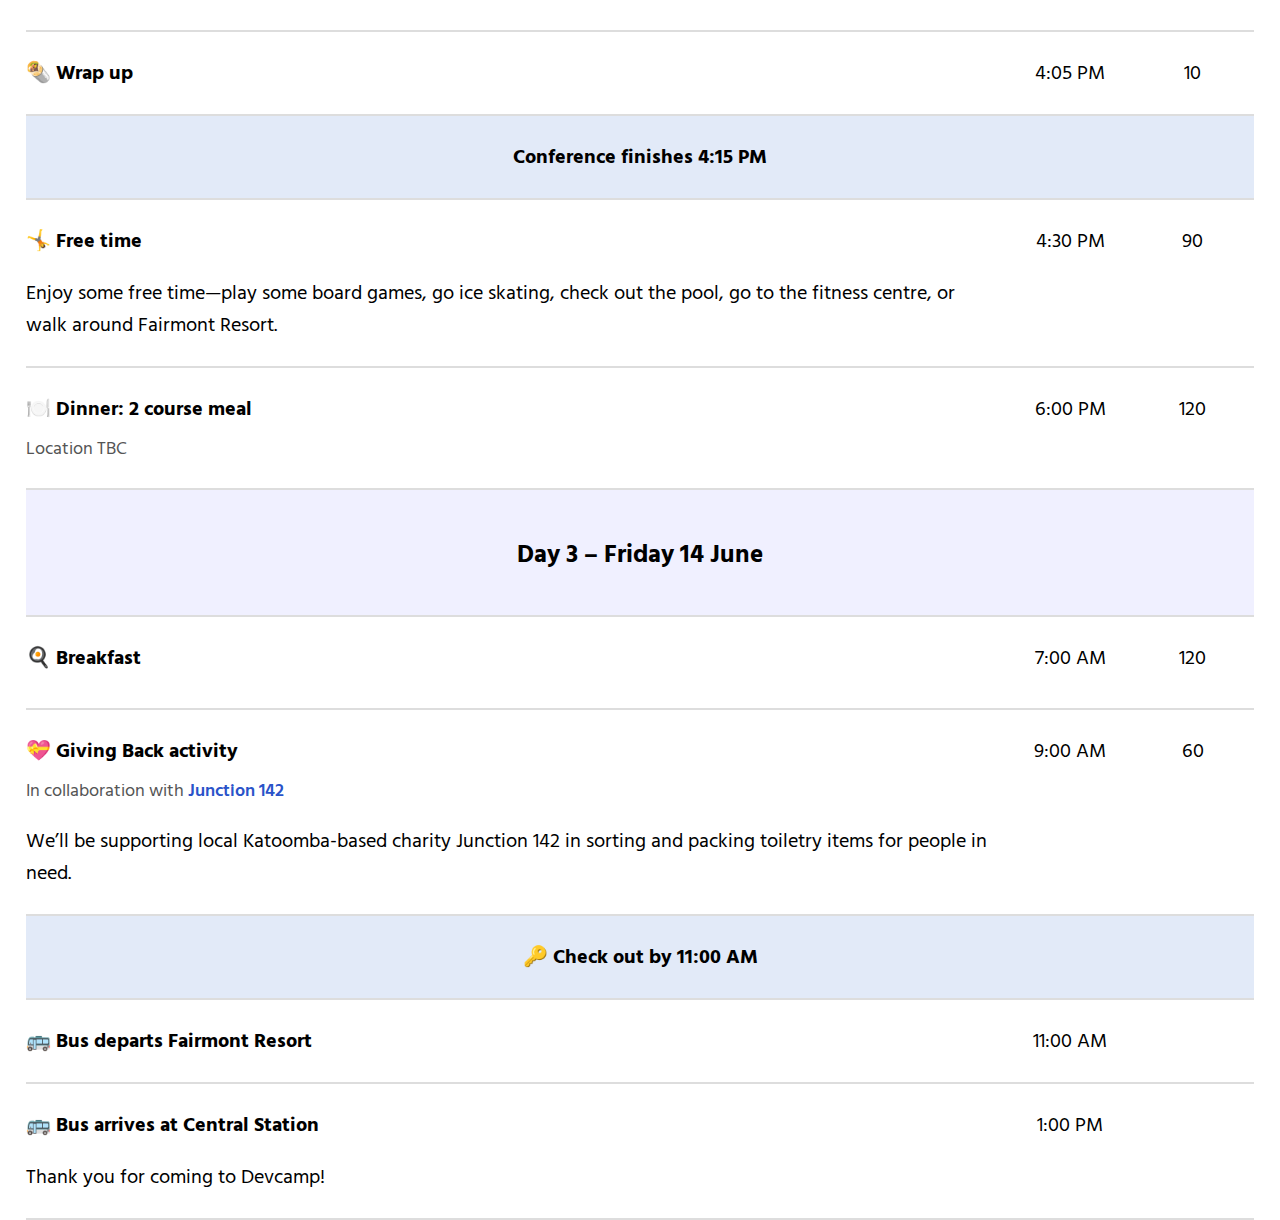
<file: schedule2024.html>
<!doctype html>
<html doctype="html">
    <head>
        <title>Schedule | Devcamp 2024</title>
        <link href="style.css" type="text/css" rel="stylesheet" />
        <meta charset="utf-8" />
        <meta name="viewport" content="initial-scale=1.0, width=device-width">
    </head>
    <body class="body-table">
        <table cellspacing="0" class="table">
            <thead>
                <th class="hide-print"></th>
                <th class="hide-print"></th>
                <th class="hide-print">Time</th>
                <th class="hide-print">Duration (minutes)</th>
            </thead>
            <tbody>
                <tr class="hide-screen">
                    <td align="center" colspan="4">
                        <h1>Devcamp 2024 Schedule</h1>
                    </td>
                </tr>
                <tr class="c-main-row">
                    <td colspan="4" align="center">
                        <h2 class="c-heading">Day 1 – Wednesday 12 June</h2>
                    </td>
                </tr>
                <tr>
                    <td colspan="2">
                        <h3 class="c-title">🚌 Bus departs Central Station, Sydney</h3>
                        <p class="hide-print-description">Be at Central Station (bus pick-up point is the <a href="https://goo.gl/maps/1FJnjz6AGzrXeAv56">Central Station Forecourt</a>) at 8:30 AM for a 9:00 AM departure.</p>
                        <p>Meet in the Grand Concourse at Central station.</p>
                    </td>
                    <td align="center" width="10%">
                        8:30 AM
                    </td>
                    <td align="center" width="10%"></td>
                </tr>
                <tr>
                    <td colspan="2">
                        <h3 class="c-title">⛰️ Arrive at <a href="https://www.fairmontresort.com.au/">Fairmont Resort, Blue Mountains</a></h3>
                        <p class="c-name">Address: <a href="https://maps.app.goo.gl/MqDNK6SiTobZnnUC8">1 Sublime Point Road, Leura NSW 2780</a></p>
                    </td>
                    <td align="center" width="10%">
                        11:00 AM
                    </td>
                    <td align="center" width="10%"></td>
                </tr>
                <tr>
                    <td colspan="2">
                        <h3 class="c-title">👋🏻 Welcome to Devcamp &amp; Strategic CM update</h3>
                        <p class="c-name">Lower pre-conference area</p>
                        <p>Presented by Adam &amp; Luke</p>
                        <p>Devcamp crew: Shenny Mackie, Christopher Wright, Henry Soesanto, Rashmita Pinto, Georgie Cooke, Luke Adlam, Samantha Crome, Rusty Abedin, Billy Cauvier, Komal Verma</p>
                        <p>We’re so glad you’re here. We hope you brought your towel! Grab your t-shirt after the presentation before you head to lunch.</p>
                    </td>
                    <td align="center" width="10%">
                        11:00 AM
                    </td>
                    <td align="center" width="10%">60</td>
                </tr>
                <tr class="c-row-break">
                    <td align="center" colspan="2">
                        <h3 class="c-title">🍽 Lunch</h3>
                    </td>
                    <td align="center" width="10%">
                        12:00 PM
                    </td>
                    <td align="center" width="10%">
                        60
                    </td>
                </tr>
                <tr>
                    <td colspan="2">
                        <h3 class="c-title">📸 Group photo</h3>
                        <p class="c-name">Jamison Valley as the background</p>
                    </td>
                    <td align="center" width="10%">
                        1:30 PM
                    </td>
                    <td align="center" width="10%">30</td>
                </tr>
                <tr>
                    <td colspan="2">
                        <h3 class="c-title">🎯 Team activity: Laser Clay &amp; Archery</h3>
                        <p class="c-name">Hosted by Pinnacle Team Events</p>
                        <p class="hide-print-description">
                            Make sure you’re rugged up&mdash;we’re doing this team activity outside!
                        </p>
                    </td>
                    <td align="center" width="10%">
                        2:00 PM
                    </td>
                    <td align="center" width="10%">150</td>
                </tr>
                <tr class="c-row-break">
                    <td align="center" colspan="2">
                        <h3 class="c-title">🍰 Afternoon tea</h3>
                    </td>
                    <td align="center" width="10%">
                        4:30 PM
                    </td>
                    <td align="center" width="10%">30</td>
                </tr>
                <tr class="c-sub-row">
                    <td align="center" colspan="4">
                        <h3 class="c-title hide-print">🔑 Room check-in at 4:30 PM after team activity</h3>
                    </td>
                </tr>
                <tr>
                    <td colspan="2">
                        <h3 class="c-title">🍟 Dinner: Food carts</h3>
                        <div class="hide-print-description">
                            <p class="c-name">We have a full two hours with four food cart options. Go for it!<p>
                            <p>🌮 Nacho station: Pulled pork / chilli con carne / spicy vego nacho sauce / Pico de Gallo / guacamole / sour cream / cheese foam</p>
                            <p>🥙 Kebab Stall: Slow roasted lamb / roasted chicken / falafel / tabouli / hummus / garlic sauce / hot sauce / cheese / pita
                            <p>🍗 Fried Chicken: Fairmont Hot sauce / blue cheese sauce / gochujang / ranch dressing
                            <p>🍫 Churros Station: Chocolate & orange sauce / cinnamon sugar</p>
                        </div>
                    </td>
                    <td align="center" width="10%">
                        6:00 PM
                    </td>
                    <td align="center" width="10%">
                        120
                    </td>
                </tr>
            </tbody>
            <tbody>
                <tr class="hide-screen">
                    <td colspan="4" align="center" style="height: 24px"></td>
                </tr>
                <tr class="c-main-row">
                    <td colspan="4" align="center">
                        <h2 class="c-heading">Day 2 – Thursday 13 June</h2>
                    </td>
                </tr>
                <tr>
                    <td colspan="2">
                        <h3 class="c-title">🍳 Breakfast</h3>
                        <p class="c-name"></p>
                        <p>Breakfast is from 7:00 AM. Om nom nom!</p>
                    </td>
                    <td align="center" width="10%">
                        7:00 AM
                    </td>
                    <td align="center" width="10%"></td>
                </tr>
                <tr class="c-sub-row">
                    <td align="center" colspan="4">
                        <h3 class="c-title hide-print">Conference starts 9:00 AM</h3>
                    </td>
                </tr>
                <tr class="c-row">
                    <td colspan="2">
                        <h3 class="c-title">
                            🌮 Intro
                        </h3>
                        <p class="c-name">Devcamp crew</p>
                        <p class="hide-print-description">Let’s kick things off with a brief introduction to conference day. For questions specific to speakers and the talks, reach out to Chris, Sam, or Georgie.</p>
                    </td>
                    <td align="center" width="10%">
                        9:00 AM
                    </td>
                    <td align="center" width="10%">
                        5
                    </td>
                </tr>
                <tr class="c-row">
                    <td colspan="2">
                        <h3 class="c-title">
                            🧠 Engineering Productivity and the Shadow of Cognitive Load
                        </h3>
                        <p class="c-name">Raf Gemmail, Engineering Manager (Sailthru)</p>
                        <p class="hide-print-description">Join Raf on an insightful journey into the realm of cognitive load and its profound impact on engineering productivity. How many tasks can one juggle in their mind at once, and how many services can a team effectively manage? Discover strategies to ensure your team achieves a state of flow, consistently delivering valuable products without overload, Raf delves into practical techniques for managing cognitive load and leveraging measurement tools to enhance both individual and team productivity. Unlock the secrets of optimising focus and boosting your team’s performance in this 20 minute adventure!</p>
                    </td>
                    <td align="center" width="10%">
                        9:05 AM
                    </td>
                    <td align="center" width="10%">
                        25
                    </td>
                </tr>
                <tr class="c-row">
                    <td colspan="2">
                        <h3 class="c-title">
                            💬 Tech + Communication Skills = Unstoppable!
                        </h3>
                        <p class="c-name">Russell Abedin, Tech Lead Engineer (Compose @ CM)</p>
                        <p class="hide-print-description">As a software engineer and tech lead, I’ve found that investing in building effective communication skills has been instrumental in getting things done. In this talk, I intend to share my experiences and pass on the things I’ve learnt around different facets around communication. </p>
                    </td>
                    <td align="center" width="10%">
                        9:30 AM
                    </td>
                    <td align="center" width="10%">
                        15
                    </td>
                </tr>
                <tr class="c-row">
                    <td colspan="2">
                        <h3 class="c-title">
                            🔐 Engineering’s Overbearing Parent: Marigold Security
                        </h3>
                        <p class="c-name">Joseph Hanna, Security Engineer</p>
                        <p class="hide-print-description">“What does the security team even do, and why do they keep giving me tickets?”</p>
                        <p class="hide-print-description">This would be a fair reaction from any engineer at Marigold. The security team has operated without much transparency over the last few years, and we’ve recently rolled out new tools and assigned work which can get in the way and feel counterproductive.</p>
                        <p class="hide-print-description">This talk will provide a “big picture” into what security does and what all of our tools do to keep us safe. It will&mdash;hopefully&mdash;justify our “overbearing” nature, and allow everyone to leave confidently, knowing all of their hard work is safe from potential threats.</p>
                    </td>
                    <td align="center" width="10%">
                        9:50 AM
                    </td>
                    <td align="center" width="10%">
                        10
                    </td>
                </tr>
                <tr class="c-row-break">
                    <td align="center" colspan="2">
                        <h3 class="c-title">☕️ Morning tea break</h3>
                    </td>
                    <td align="center" width="10%">
                        10:00 AM
                    </td>
                    <td align="center" width="10%">
                        30
                    </td>
                </tr>
                <tr class="c-row">
                    <td colspan="2">
                        <h3 class="c-title">
                            🏡 My first share house taught me how not to do change management
                        </h3>
                        <p class="c-name">Chris Wright, Tech Lead Manager (UI Services @ CM); Avocado enthusiast</p>
                        <p class="hide-print-description">Change is hard, we want to make things better for everyone but how do we navigate introducing change without pissing everybody off? In this talk, I will explore introducing effective change without causing unintended consequences.</p>
                    </td>
                    <td align="center" width="10%">
                        10:30 AM
                    </td>
                    <td align="center" width="10%">
                        20
                    </td>
                </tr>
                <tr class="c-row">
                    <td colspan="2">
                        <h3 class="c-title">
                            🚌 Incident debugging tips n’ tricks
                        </h3>
                        <p class="c-name">Jethro Carr, Senior Director of Engineering (Sailthru); “Bus Guy”</p>
                        <p class="hide-print-description">Back when he was still cool and doing hands on devops work, Jethro spent a lot of time doing operational incident response and debugging. In this talk, we will look at various examples of difficult to understand issues and how to go about debugging and understanding them, especially when there is an absence of information present. Suitable for any product engineering, infrastructure or SRE teams.</p>
                    </td>
                    <td align="center" width="10%">
                        10:55 AM
                    </td>
                    <td align="center" width="10%">
                        20
                    </td>
                </tr>
                <tr class="c-row">
                    <td colspan="2">
                        <h3 class="c-title">
                            🧹 Quest for Clean Architecture
                        </h3>
                        <p class="c-name">Dmitry Antonov, Software Engineer (Shared Services)</p>
                        <p class="hide-print-description">Clean Architecture is a popular software design approach that focuses on separating concerns and maintaining clean boundaries between the different layers of an application. Sounds great but there must be devil in the (implementation) details, right? I’m going to share our experience in Shared Services adopting Clean Architecture and some challenges we had on our journey.</p>
                    </td>
                    <td align="center" width="10%">
                        11:20 AM
                    </td>
                    <td align="center" width="10%">
                        20
                    </td>
                </tr>
                <tr class="c-row">
                    <td colspan="2">
                        <h3 class="c-title">
                            📚 Reverse engineering Visual Novels for dummies
                        </h3>
                        <p class="c-name">Brian Luc, Full Stack Software Engineer (Elevate @ CM); Climber of Rocks</p>
                        <p class="hide-print-description">When I was young and had more free time, rather than playing Call of Duty, I spent time reading 50hr long Japanese visual novels. Originally with the intent of assisting fan translations, I took a deep dive in reverse engineering file formats to extract assets such as text and images. For Devcamp, I attempted to reverse engineer the visual novel Symphonic Rain; here are the lessons and struggles I learnt on the way.</p>
                    </td>
                    <td align="center" width="10%">
                        11:45 AM
                    </td>
                    <td align="center" width="10%">
                        15
                    </td>
                </tr>
                <tr class="c-row-break">
                    <td align="center" colspan="2">
                        <h3 class="c-title">🍽 Lunch</h3>
                    </td>
                    <td align="center" width="10%">
                        12:00 PM
                    </td>
                    <td align="center" width="10%">
                        60
                    </td>
                </tr>
                <tr class="c-row">
                    <td colspan="2">
                        <h3 class="c-title">
                            👯‍♀️ Mentoring isn’t about teaching someone how to be like you
                        </h3>
                        <p class="c-name">Georgie Cooke, UI Engineer (UI Services @ CM); resident doughnut snob</p>
                        <p class="hide-print-description">Over time I’ve mentored people using different methods and depending on individual needs, but mostly believing I had to take on the role of a teacher and transfer coding skills. What I grew to learn is that helping other people shouldn’t involve bending over backwards. This talk is about finding my mentoring style and the mistakes I made along the way.</p>
                    </td>
                    <td align="center" width="10%">
                        1:00 PM
                    </td>
                    <td align="center" width="10%">
                        15
                    </td>
                </tr>
                <tr class="c-row">
                    <td colspan="2">
                        <h3 class="c-title">
                            🎓 Adopting DynamoDB: Lessons Learned
                        </h3>
                        <p class="c-name">Max Dietrich, Senior Software Engineer (Sailthru)</p>
                        <p class="hide-print-description">A deep dive into DynamoDB, how we adopted it, and the lessons we learned along the way</p>
                    </td>
                    <td align="center" width="10%">
                        1:20 PM
                    </td>
                    <td align="center" width="10%">
                        15
                    </td>
                </tr>
                <tr class="c-row">
                    <td colspan="2">
                        <h3 class="c-title">
                            🙈 Campaign Monitor vs Mailchimp
                        </h3>
                        <p class="c-name">Riz Hallowes, Senior Software Engineer (Compose @ CM); karaoke host</p>
                        <p class="hide-print-description">An in depth sign up and use of both. What are the differences? What do we do better or worse? What is the experience like for someone new to these platforms, and what is it like for someone experienced? Why would you choose one over the other?</p>
                    </td>
                    <td align="center" width="10%">
                        1:40 PM
                    </td>
                    <td align="center" width="10%">
                        15
                    </td>
                </tr>
                <tr class="c-row-break">
                    <td align="center" colspan="2">
                        <h3 class="c-title">🍪 Afternoon tea break</h3>
                    </td>
                    <td align="center" width="10%">
                        2:00 PM
                    </td>
                    <td align="center" width="10%">
                        30
                    </td>
                </tr>
                <tr class="c-row">
                    <td colspan="2">
                        <h3 class="c-title">
                            📊 Life & Data: One Hoarder’s Journey Towards Insights & Balance
                        </h3>
                        <p class="c-name">Zac Hartmann, Software Engineer (Compose @ CM); That cube nerd guy</p>
                        <p class="hide-print-description">This talk is going to be a narrative of my journey with data collection and analysis. Over the past few years I’ve been doing a lot of it, sometimes going too far, sometimes nearly losing all of it, and sometimes drawing some cool data out of it!</p>
                    </td>
                    <td align="center" width="10%">
                        2:30 PM
                    </td>
                    <td align="center" width="10%">
                        20
                    </td>
                </tr>
                <tr class="c-row">
                    <td colspan="2">
                        <h3 class="c-title">
                            🌳 Strangling monoliths for fun and profit: how Lifecycle Optimizer evolved
                        </h3>
                        <p class="c-name">Benoit Goudreault-Emond, Lead Engineer (Sailthru)</p>
                        <p class="hide-print-description">I will cover how Lifecycle Optimizer evolved from a pair of monolithic applications into a set of cooperating microservices. I will then breeze through each of the current services, with emphasis on how their principles (and maybe even their implementation!) are actually reusable for other applications. There will be an emphasis on our approach to the problem of breaking a monolith apart in general as well as the general abstraction each service represents, so it is applicable to event-driven applications in general and not just that particular former monolith. The whole discussion will be grounded on why we needed to do this, as opposed to “we wanted to do microservices because monoliths are baaad.”</p>
                    </td>
                    <td align="center" width="10%">
                        2:55 PM
                    </td>
                    <td align="center" width="10%">
                        20
                    </td>
                </tr>
                <tr class="c-row">
                    <td colspan="2">
                        <h3 class="c-title">
                            🍐 The Art of Pair Programming
                        </h3>
                        <p class="c-name">Tom Young, Senior UI Engineer (Sailthru) &amp; Raf Gemmail, Engineering Manager (Sailthru)</p>
                        <p class="hide-print-description">Join Tom and Raf as they share insights from their many years of pairing together. Discover why pairing offers invaluable early feedback, safety, trust and increased quality. We’ll explore various patterns from rubber ducking to “driver-navigator” and “ensemble” programming.</p>
                    </td>
                    <td align="center" width="10%">
                        3:20 PM
                    </td>
                    <td align="center" width="10%">
                        20
                    </td>
                </tr>
                <tr class="c-row">
                    <td colspan="2">
                        <h3 class="c-title">
                            🤝 PM & Engineering Working Together in FY25
                        </h3>
                        <p class="c-name">Adam Weissmuller, SVP Product</p>
                        <p class="hide-print-description">We’ve had several different definitions of the role of Product Management over the years and across the products. I’d like to share the vision of how Product Management is expected to work as we continue to evolve as an organization.</p>
                    </td>
                    <td align="center" width="10%">
                        3:45 PM
                    </td>
                    <td align="center" width="10%">
                        20
                    </td>
                </tr>
                <tr class="c-row">
                    <td colspan="2">
                        <h3 class="c-title">
                            🌯 Wrap up
                        </h3>
                    </td>
                    <td align="center" width="10%">
                        4:05 PM
                    </td>
                    <td align="center" width="10%">
                        10
                    </td>
                </tr>
                <tr class="c-sub-row">
                    <td align="center" colspan="4">
                        <h3 class="c-title hide-print">Conference finishes 4:15 PM</h3>
                    </td>
                </tr>
                <tr>
                    <td colspan="2">
                        <h3 class="c-title">🤸 Free time</h3>
                        <p class="hide-print-description">
                            Enjoy some free time—play some board games, go ice skating, check out the pool, go to the fitness centre, or walk around Fairmont Resort.
                        </p>
                    </td>
                    <td align="center" width="10%">
                        4:30 PM
                    </td>
                    <td align="center" width="10%">
                        90
                    </td>
                </tr>
                <tr>
                    <td colspan="2">
                        <h3 class="c-title">🍽️ Dinner: 2 course meal</h3>
                        <p class="c-name">Location TBC</p>
                    </td>
                    <td align="center" width="10%">
                        6:00 PM
                    </td>
                    <td align="center" width="10%">
                        120
                    </td>
                </tr>
            </tbody>
            <tbody>
                <tr class="hide-screen">
                    <td colspan="4" align="center" style="height: 24px"></td>
                </tr>
                <tr class="c-main-row">
                    <td colspan="4" align="center">
                        <h2 class="c-heading">Day 3 – Friday 14 June</h2>
                    </td>
                </tr>
                <tr>
                    <td colspan="2">
                        <h3 class="c-title">🍳 Breakfast</h3>
                        <p class="c-name"></p>
                    </td>
                    <td align="center" width="10%">
                        7:00 AM
                    </td>
                    <td align="center" width="10%">120</td>
                </tr>
                <tr>
                    <td colspan="2">
                        <h3 class="c-title">💝 Giving Back activity</h3>
                        <p class="c-name">In collaboration with <a href="https://www.junction142.org.au/">Junction 142</a></p>
                        <p class="hide-print-description">
                            We’ll be supporting local Katoomba-based charity Junction 142 in sorting and packing toiletry items for people in need.
                        </p>
                    </td>
                    <td align="center" width="10%">
                        9:00 AM
                    </td>
                    <td align="center" width="10%">60</td>
                </tr>
                <tr class="c-sub-row">
                    <td align="center" colspan="4">
                        <h3 class="c-title hide-print">🔑 Check out by 11:00 AM</h3>
                    </td>
                </tr>
                <tr>
                    <td colspan="2">
                        <h3 class="c-title">🚌 Bus departs Fairmont Resort</h3>
                    </td>
                    <td align="center" width="10%">
                        11:00 AM
                    </td>
                    <td align="center" width="10%"></td>
                </tr>
                <tr>
                    <td colspan="2">
                        <h3 class="c-title">🚌 Bus arrives at Central Station</h3>
                        <p class="hide-print-description">Thank you for coming to Devcamp!</p>
                    </td>
                    <td align="center" width="10%">
                        1:00 PM
                    </td>
                    <td align="center" width="10%"></td>
                </tr>
                <tr class="hide-screen">
                    <td align="center" colspan="4">
                        <p class="c-end-note">devcamp.club/schedule</p>
                    </td>
                </tr>
            </tbody>
        </table>
    </body>
</html>
</file>
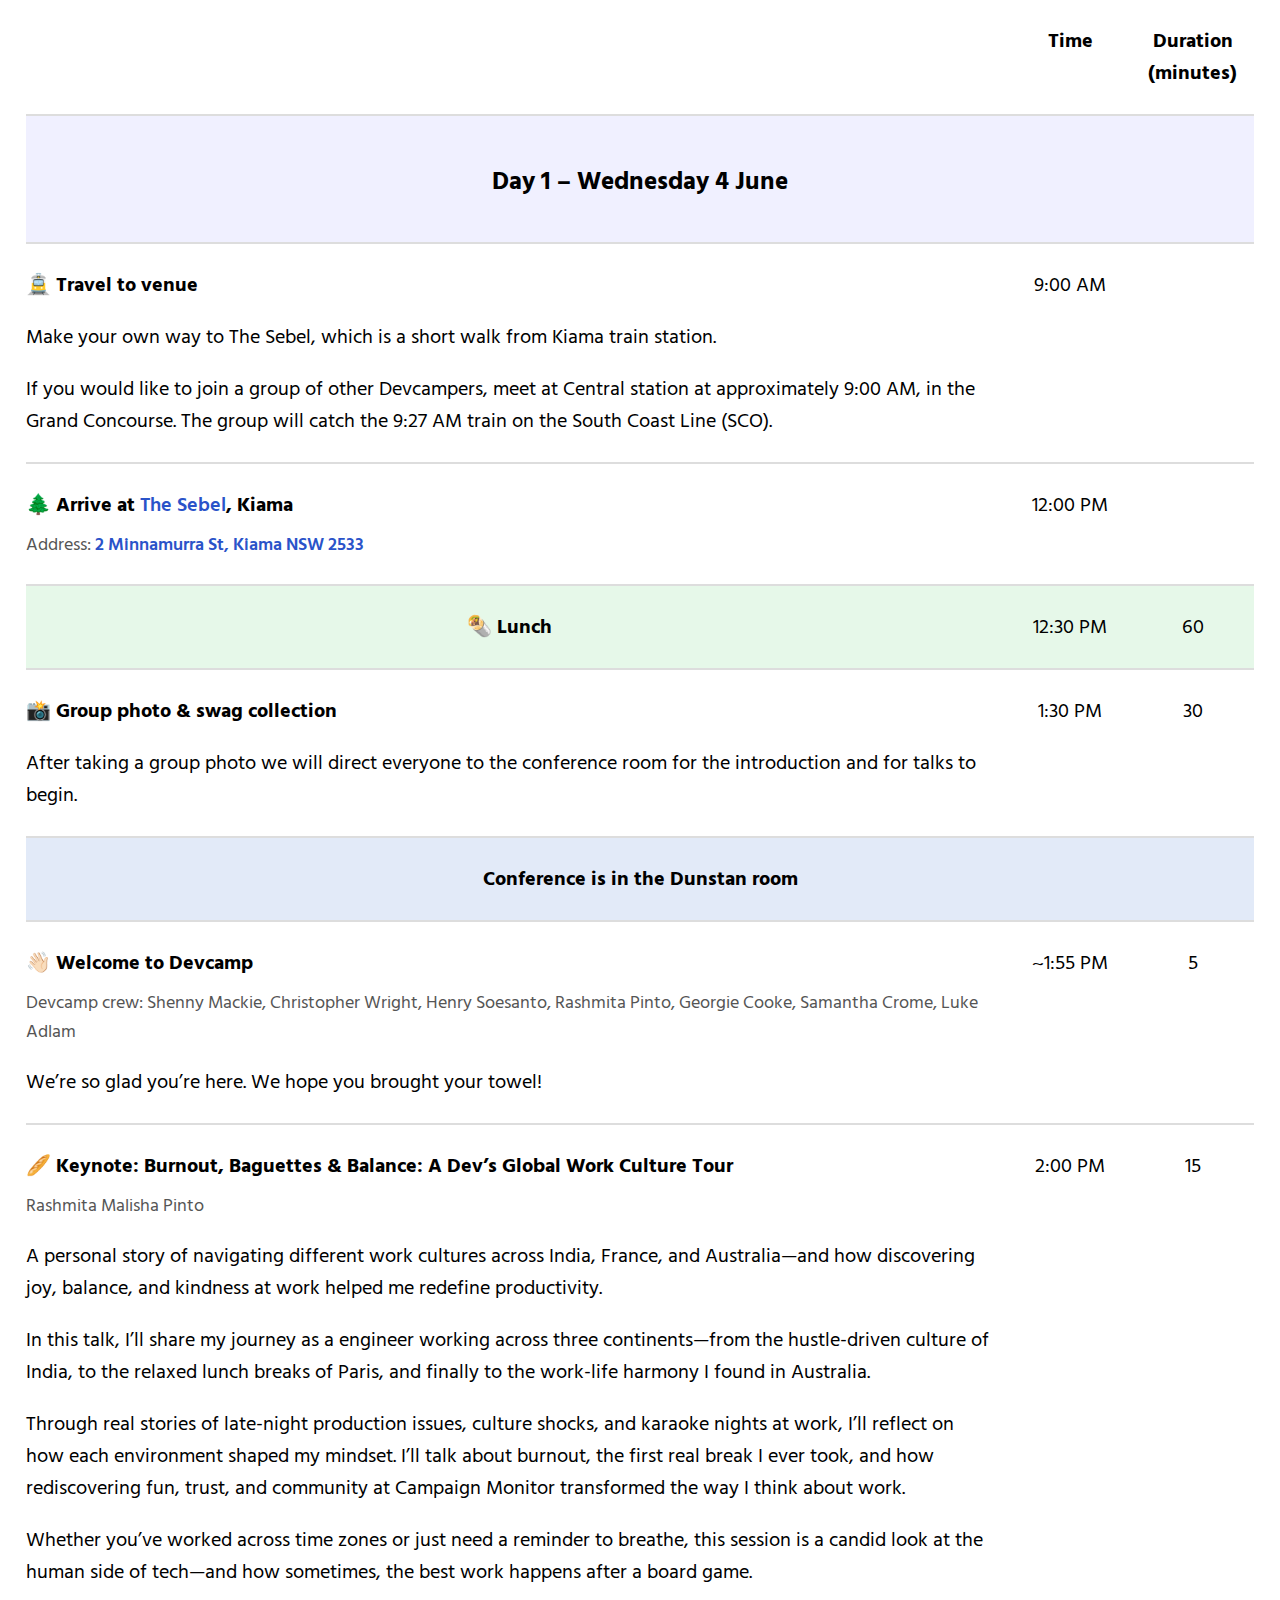
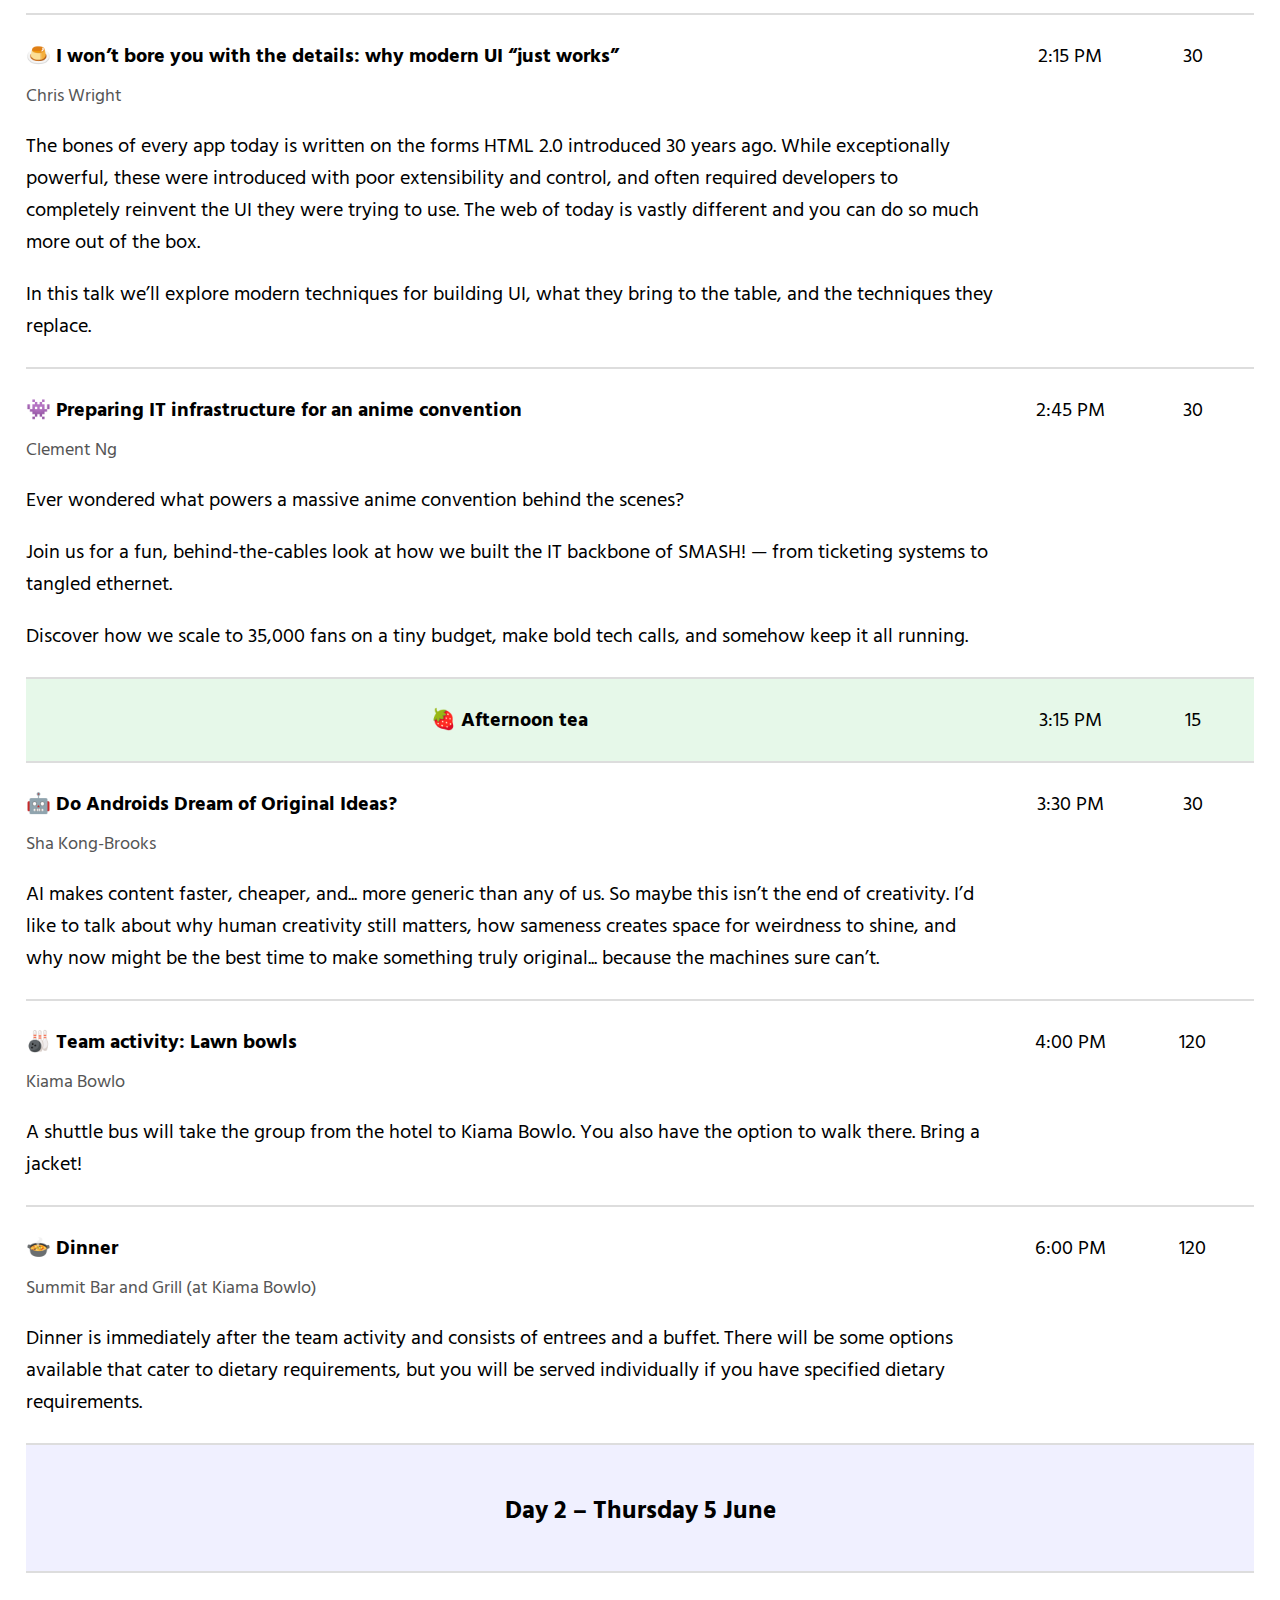
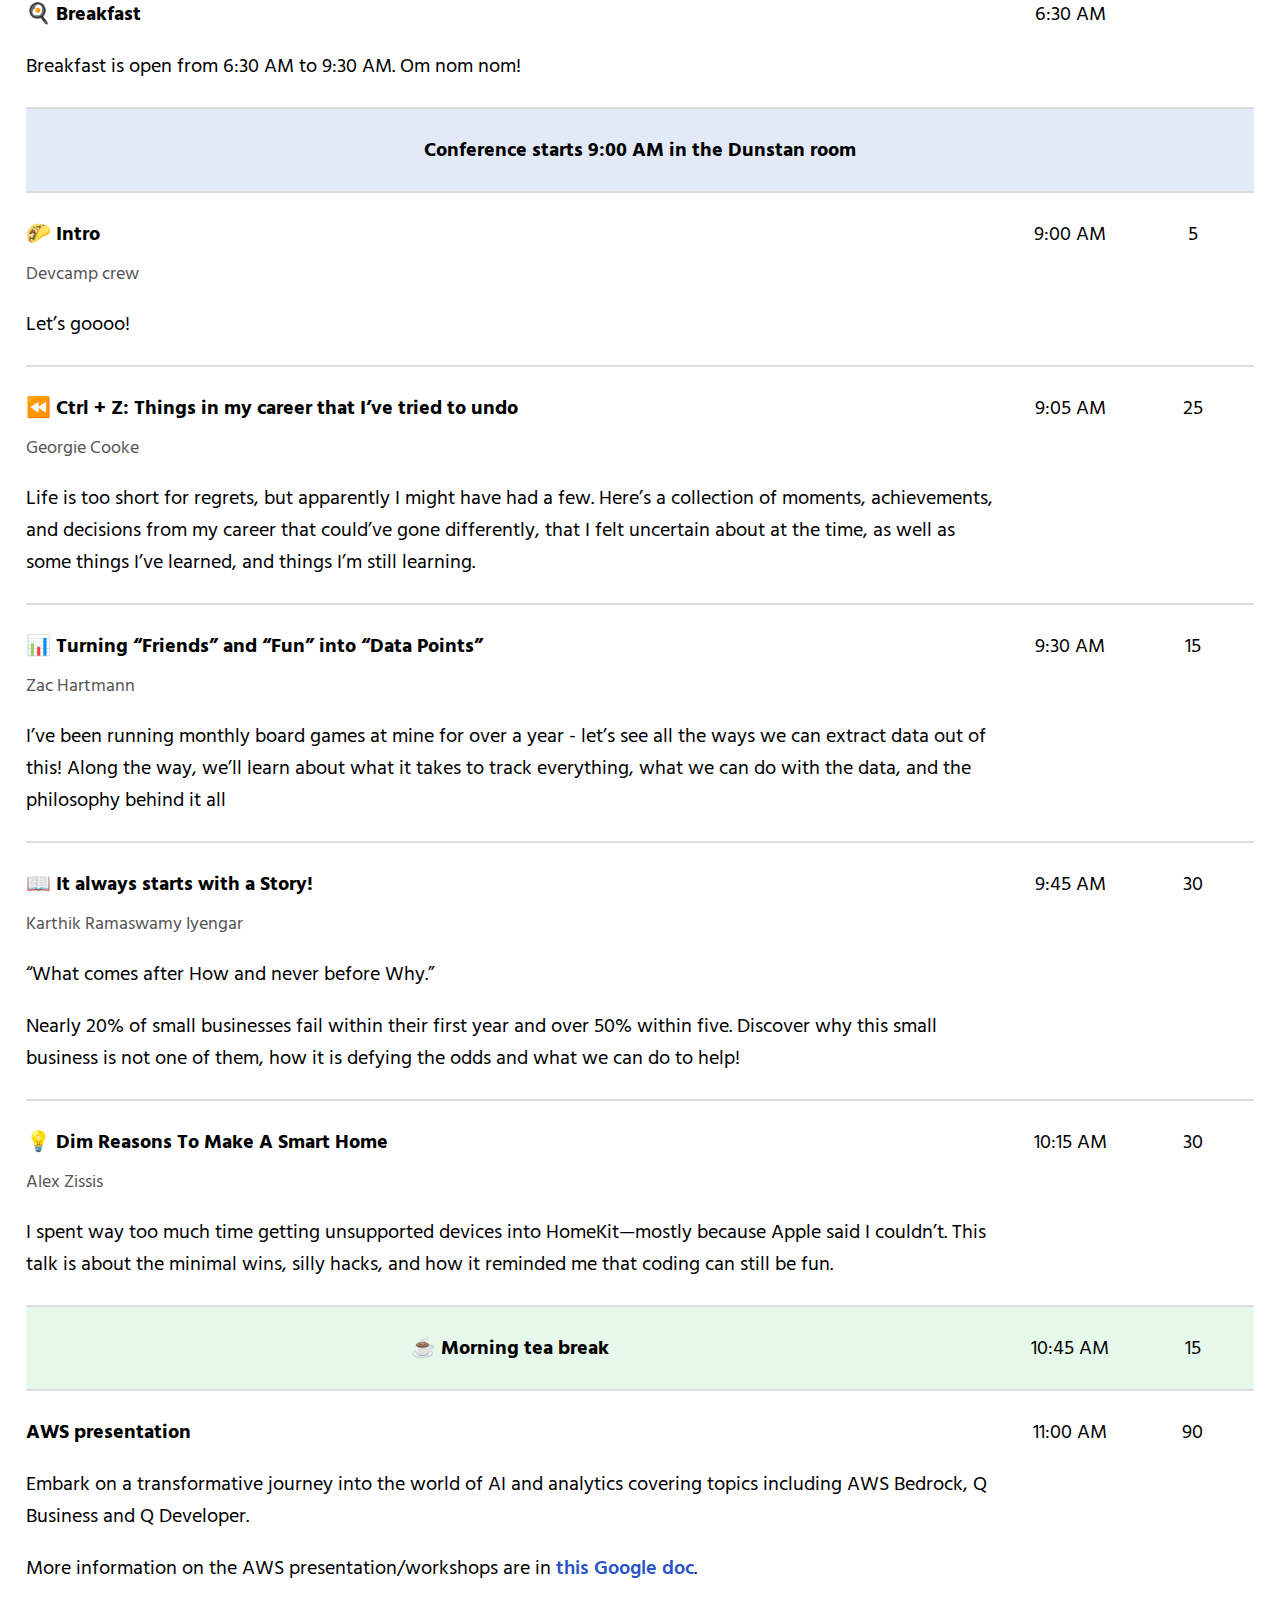
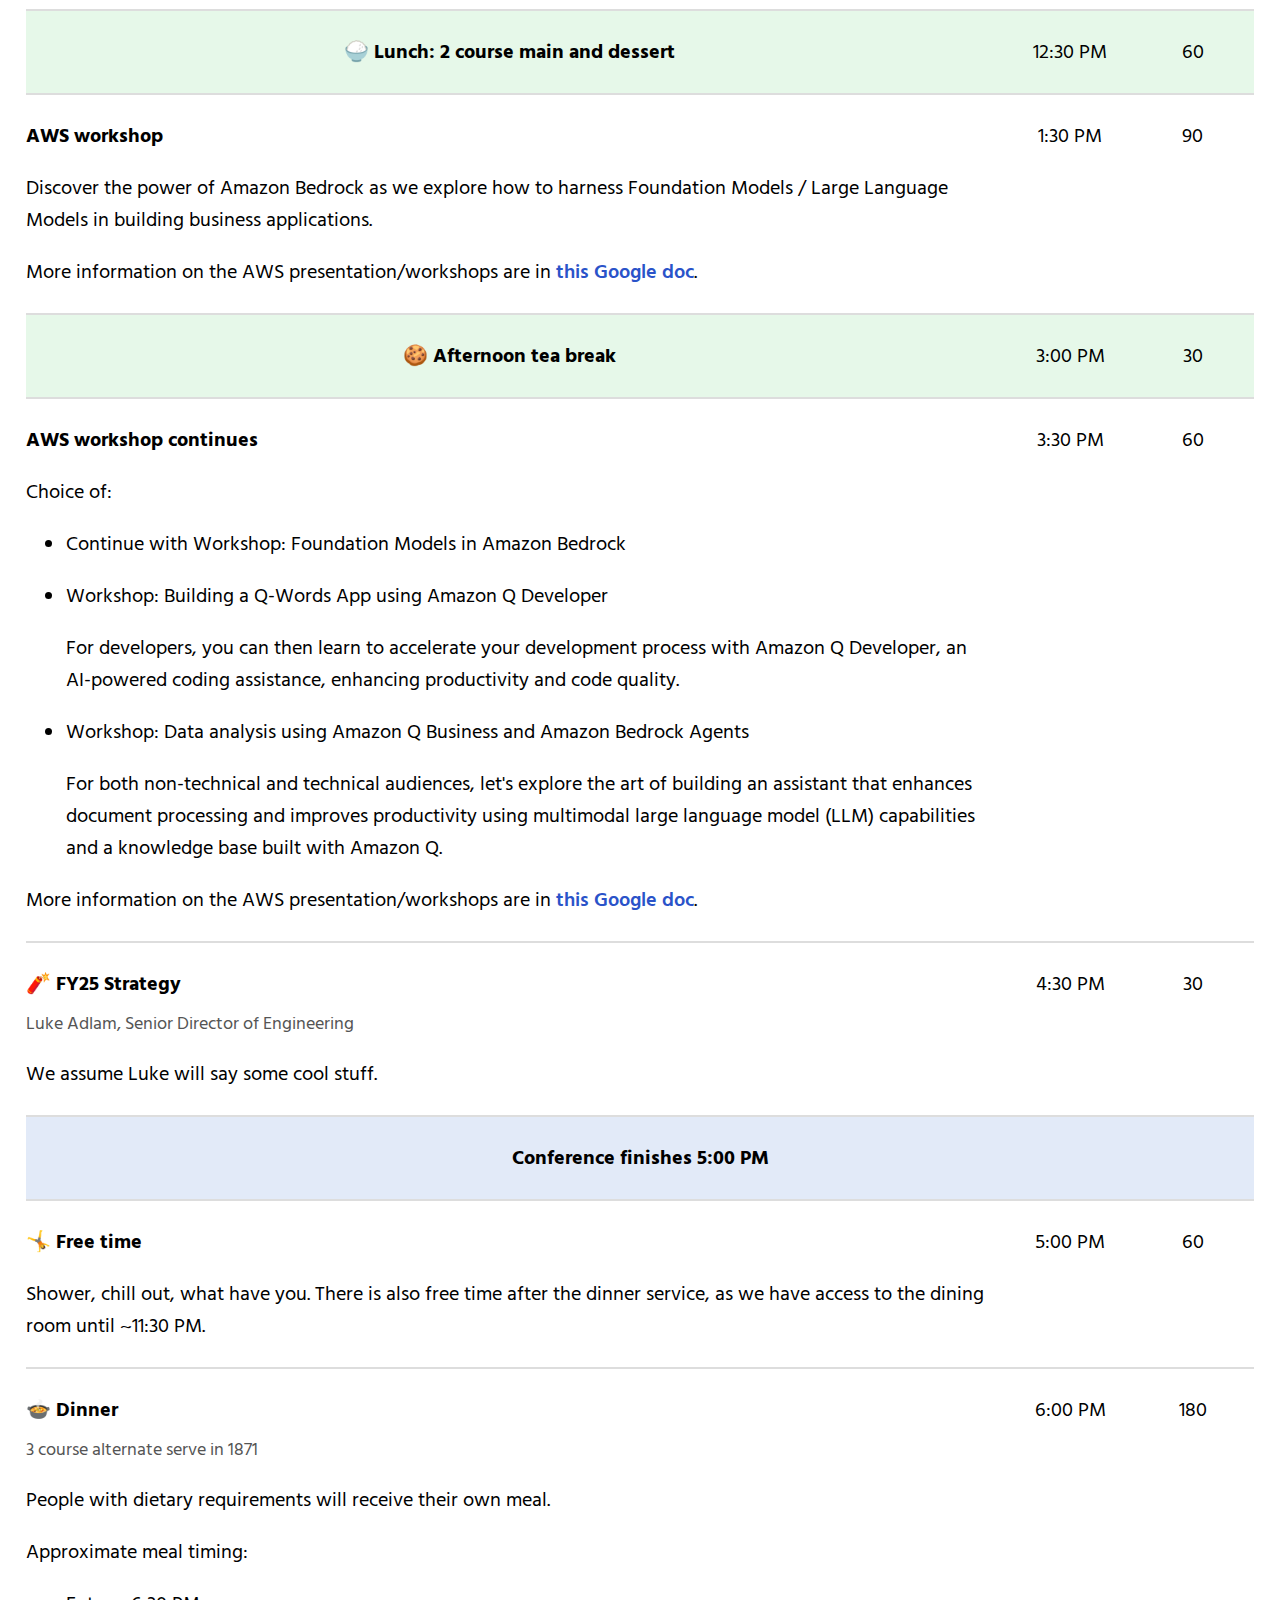
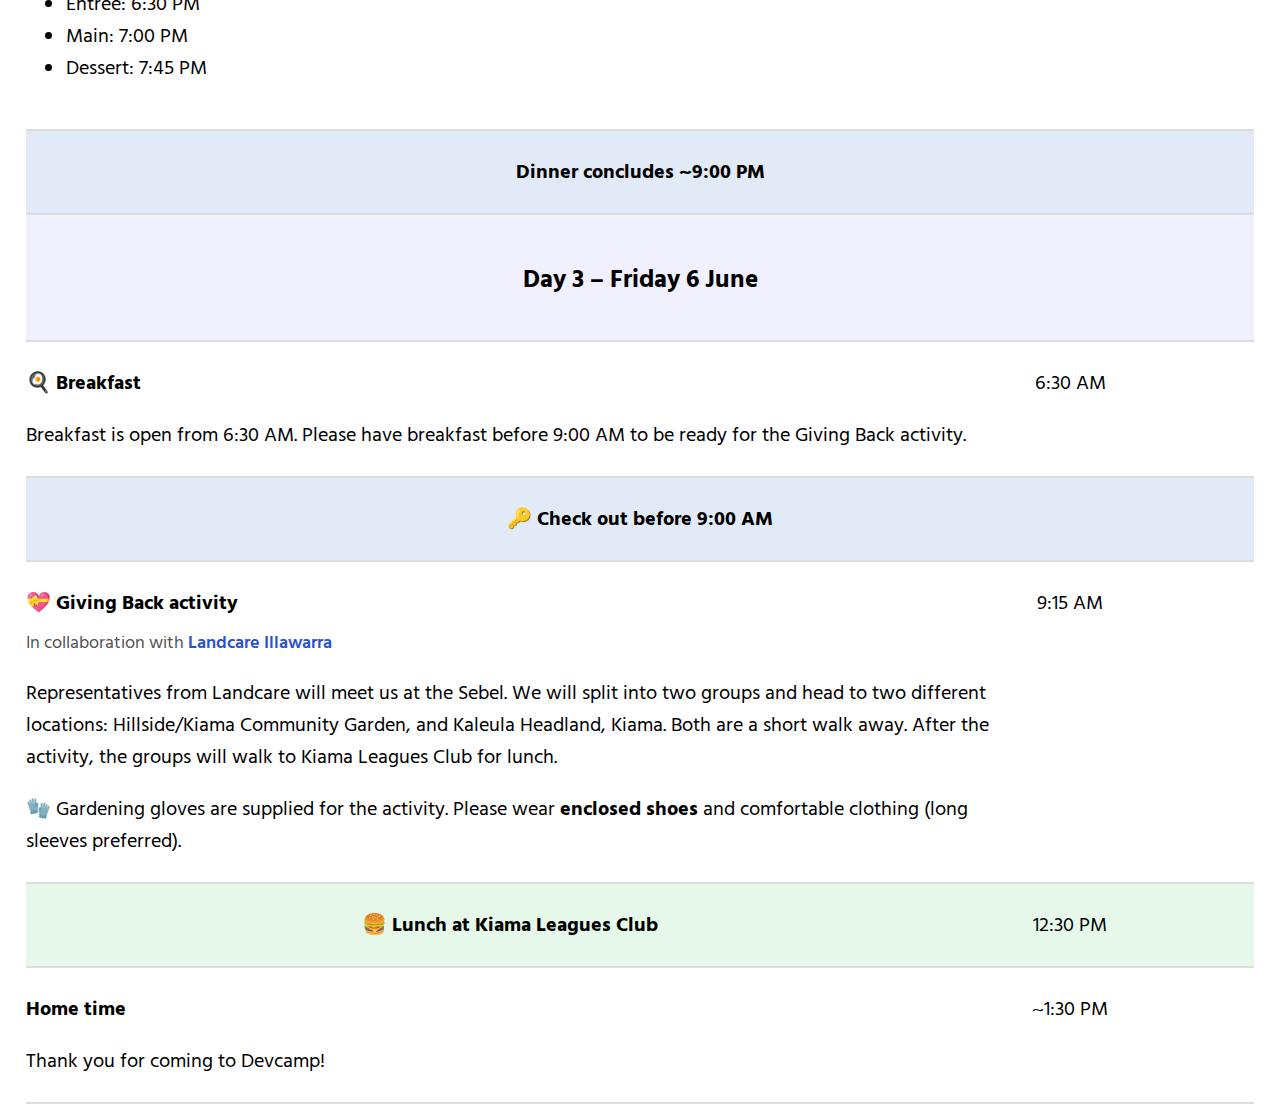
<file: schedule2025.html>
<!doctype html>
<html doctype="html">
    <head>
        <title>Schedule | Devcamp 2025</title>
        <link href="style.css" type="text/css" rel="stylesheet" />
        <meta charset="utf-8" />
        <meta name="viewport" content="initial-scale=1.0, width=device-width">
    </head>
    <body class="body-table">
        <table cellspacing="0" class="table">
            <thead>
                <th class="hide-print"></th>
                <th class="hide-print"></th>
                <th class="hide-print">Time</th>
                <th class="hide-print">Duration (minutes)</th>
            </thead>
            <tbody>
                <tr class="hide-screen">
                    <td align="center" colspan="4">
                        <h1>Devcamp 2025 Schedule</h1>
                    </td>
                </tr>
                <tr class="c-main-row">
                    <td colspan="4" align="center">
                        <h2 class="c-heading">Day 1 – Wednesday 4 June</h2>
                    </td>
                </tr>
                <tr>
                    <td colspan="2">
                        <h3 class="c-title">🚊 Travel to venue</h3>
                        <p>Make your own way to The Sebel, which is a short walk from Kiama train station.</p>
                        <p>If you would like to join a group of other Devcampers, meet at Central station at approximately 9:00 AM, in the Grand Concourse. The group will catch the 9:27 AM train on the South Coast Line (SCO).</p>
                    </td>
                    <td align="center" width="10%">
                        9:00 AM
                    </td>
                    <td align="center" width="10%"></td>
                </tr>
                <tr>
                    <td colspan="2">
                        <h3 class="c-title">🌲 Arrive at <a href="https://sebelkiama.com.au/">The Sebel</a>, Kiama</h3>
                        <p class="c-name">Address: <a href="https://maps.app.goo.gl/tnPNSX1ewyj2yvFa8">2 Minnamurra St, Kiama NSW 2533</a></p>
                    </td>
                    <td align="center" width="10%">
                        12:00 PM
                    </td>
                    <td align="center" width="10%"></td>
                </tr>
                <tr class="c-row-break">
                    <td align="center" colspan="2">
                        <h3 class="c-title">🌯 Lunch</h3>
                    </td>
                    <td align="center" width="10%">
                        12:30 PM
                    </td>
                    <td align="center" width="10%">
                        60
                    </td>
                </tr>
                <tr>
                    <td colspan="2">
                        <h3 class="c-title">📸 Group photo &amp; swag collection</h3>
                        <p>After taking a group photo we will direct everyone to the conference room for the introduction and for talks to begin.</p>
                    </td>
                    <td align="center" width="10%">
                        1:30 PM
                    </td>
                    <td align="center" width="10%">30</td>
                </tr>
                <tr class="c-sub-row">
                    <td align="center" colspan="4">
                        <h3 class="c-title hide-print">Conference is in the Dunstan room</h3>
                    </td>
                </tr>
                <tr>
                    <td colspan="2">
                        <h3 class="c-title">👋🏻 Welcome to Devcamp</h3>
                        <p class="c-name">Devcamp crew: Shenny Mackie, Christopher Wright, Henry Soesanto, Rashmita Pinto, Georgie Cooke, Samantha Crome, Luke Adlam</p>
                        <p>We’re so glad you’re here. We hope you brought your towel!</p>
                    </td>
                    <td align="center" width="10%">
                        ~1:55 PM
                    </td>
                    <td align="center" width="10%">5</td>
                </tr>
                <tr class="c-row">
                    <td colspan="2">
                        <h3 class="c-title">
                            🥖 Keynote: Burnout, Baguettes & Balance: A Dev’s Global Work Culture Tour
                        </h3>
                        <p class="c-name">Rashmita Malisha Pinto</p>
                        <p class="hide-print-description">A personal story of navigating different work cultures across India, France, and Australia—and how discovering joy, balance, and kindness at work helped me redefine productivity.</p>
                        <p class="hide-print-description">In this talk, I’ll share my journey as a engineer working across three continents—from the hustle-driven culture of India, to the relaxed lunch breaks of Paris, and finally to the work-life harmony I found in Australia.</p>
                        <p class="hide-print-description">Through real stories of late-night production issues, culture shocks, and karaoke nights at work, I’ll reflect on how each environment shaped my mindset. I’ll talk about burnout, the first real break I ever took, and how rediscovering fun, trust, and community at Campaign Monitor transformed the way I think about work.</p>
                        <p class="hide-print-description">Whether you’ve worked across time zones or just need a reminder to breathe, this session is a candid look at the human side of tech—and how sometimes, the best work happens after a board game.</p>
                    </td>
                    <td align="center" width="10%">
                        2:00 PM
                    </td>
                    <td align="center" width="10%">
                        15
                    </td>
                </tr>
                <tr class="c-row">
                    <td colspan="2">
                        <h3 class="c-title">
                            🍮 I won’t bore you with the details: why modern UI “just works”
                        </h3>
                        <p class="c-name">Chris Wright</p>
                        <p class="hide-print-description">The bones of every app today is written on the forms HTML 2.0 introduced 30 years ago. While exceptionally powerful, these were introduced with poor extensibility and control, and often required developers to completely reinvent the UI they were trying to use. The web of today is vastly different and you can do so much more out of the box.</p>
                        <p class="hide-print-description">In this talk we’ll explore modern techniques for building UI, what they bring to the table, and the techniques they replace.</p>
                    </td>
                    <td align="center" width="10%">
                        2:15 PM
                    </td>
                    <td align="center" width="10%">
                        30
                    </td>
                </tr>
                <tr class="c-row">
                    <td colspan="2">
                        <h3 class="c-title">
                            👾 Preparing IT infrastructure for an anime convention
                        </h3>
                        <p class="c-name">Clement Ng</p>
                        <p class="hide-print-description">Ever wondered what powers a massive anime convention behind the scenes?</p>
                        <p class="hide-print-description">Join us for a fun, behind-the-cables look at how we built the IT backbone of SMASH! — from ticketing systems to tangled ethernet.</p>
                        <p class="hide-print-description">Discover how we scale to 35,000 fans on a tiny budget, make bold tech calls, and somehow keep it all running.</p>
                    </td>
                    <td align="center" width="10%">
                        2:45 PM
                    </td>
                    <td align="center" width="10%">
                        30
                    </td>
                </tr>
                <tr class="c-row-break">
                    <td align="center" colspan="2">
                        <h3 class="c-title">🍓 Afternoon tea</h3>
                    </td>
                    <td align="center" width="10%">
                        3:15 PM
                    </td>
                    <td align="center" width="10%">15</td>
                </tr>
                <tr class="c-row">
                    <td colspan="2">
                        <h3 class="c-title">
                            🤖 Do Androids Dream of Original Ideas?
                        </h3>
                        <p class="c-name">Sha Kong-Brooks</p>
                        <p class="hide-print-description">AI makes content faster, cheaper, and... more generic than any of us. So maybe this isn’t the end of creativity. I’d like to talk about why human creativity still matters, how sameness creates space for weirdness to shine, and why now might be the best time to make something truly original... because the machines sure can’t.</p>
                    </td>
                    <td align="center" width="10%">
                        3:30 PM
                    </td>
                    <td align="center" width="10%">
                        30
                    </td>
                </tr>
                <tr>
                    <td colspan="2">
                        <h3 class="c-title">🎳 Team activity: Lawn bowls</h3>
                        <p class="c-name">Kiama Bowlo</p>
                        <p class="hide-print-description">A shuttle bus will take the group from the hotel to Kiama Bowlo. You also have the option to walk there. Bring a jacket!</p>
                    </td>
                    <td align="center" width="10%">
                        4:00 PM
                    </td>
                    <td align="center" width="10%">120</td>
                </tr>
                <tr class="c-row-dinner-break">
                    <td colspan="2">
                        <h3 class="c-title">🍲 Dinner</h3>
                        <div class="hide-print-description">
                        <p class="c-name">Summit Bar and Grill (at Kiama Bowlo)</p>
                            <p>Dinner is immediately after the team activity and consists of entrees and a buffet. There will be some options available that cater to dietary requirements, but you will be served individually if you have specified dietary requirements.</p>
                        </div>
                    </td>
                    <td align="center" width="10%">
                        6:00 PM
                    </td>
                    <td align="center" width="10%">
                        120
                    </td>
                </tr>
            </tbody>
            <tbody>
                <tr class="hide-screen">
                    <td colspan="4" align="center" style="height: 24px"></td>
                </tr>
                <tr class="c-main-row">
                    <td colspan="4" align="center">
                        <h2 class="c-heading">Day 2 – Thursday 5 June</h2>
                    </td>
                </tr>
                <tr>
                    <td colspan="2">
                        <h3 class="c-title">🍳 Breakfast</h3>
                        <p class="c-name"></p>
                        <p>Breakfast is open from 6:30 AM to 9:30 AM. Om nom nom!</p>
                    </td>
                    <td align="center" width="10%">
                        6:30 AM
                    </td>
                    <td align="center" width="10%"></td>
                </tr>
                <tr class="c-sub-row">
                    <td align="center" colspan="4">
                        <h3 class="c-title hide-print">Conference starts 9:00 AM in the Dunstan room</h3>
                    </td>
                </tr>
                <tr class="c-row">
                    <td colspan="2">
                        <h3 class="c-title">
                            🌮 Intro
                        </h3>
                        <p class="c-name">Devcamp crew</p>
                        <p class="hide-print-description">Let’s goooo!</p>
                    </td>
                    <td align="center" width="10%">
                        9:00 AM
                    </td>
                    <td align="center" width="10%">
                        5
                    </td>
                </tr>
                <tr class="c-row">
                    <td colspan="2">
                        <h3 class="c-title">
                            ⏪ Ctrl + Z: Things in my career that I’ve tried to undo
                        </h3>
                        <p class="c-name">Georgie Cooke</p>
                        <p class="hide-print-description">Life is too short for regrets, but apparently I might have had a few. Here’s a collection of moments, achievements, and decisions from my career that could’ve gone differently, that I felt uncertain about at the time, as well as some things I’ve learned, and things I’m still learning.</p>
                    </td>
                    <td align="center" width="10%">
                        9:05 AM
                    </td>
                    <td align="center" width="10%">
                        25
                    </td>
                </tr>
                <tr class="c-row">
                    <td colspan="2">
                        <h3 class="c-title">
                            📊 Turning “Friends” and “Fun” into “Data Points”
                        </h3>
                        <p class="c-name">Zac Hartmann</p>
                        <p class="hide-print-description">I’ve been running monthly board games at mine for over a year - let’s see all the ways we can extract data out of this! Along the way, we’ll learn about what it takes to track everything, what we can do with the data, and the philosophy behind it all</p>
                    </td>
                    <td align="center" width="10%">
                        9:30 AM
                    </td>
                    <td align="center" width="10%">
                        15
                    </td>
                </tr>
                <tr class="c-row">
                    <td colspan="2">
                        <h3 class="c-title">
                            📖 It always starts with a Story!
                        </h3>
                        <p class="c-name">Karthik Ramaswamy Iyengar</p>
                        <p class="hide-print-description">“What comes after How and never before Why.”</p>
                        <p class="hide-print-description">Nearly 20% of small businesses fail within their first year and over 50% within five. Discover why this small business is not one of them, how it is defying the odds and what we can do to help!</p>
                    </td>
                    <td align="center" width="10%">
                        9:45 AM
                    </td>
                    <td align="center" width="10%">
                        30
                    </td>
                </tr>
                <tr class="c-row">
                    <td colspan="2">
                        <h3 class="c-title">
                            💡 Dim Reasons To Make A Smart Home
                        </h3>
                        <p class="c-name">Alex Zissis</p>
                        <p class="hide-print-description">I spent way too much time getting unsupported devices into HomeKit—mostly because Apple said I couldn’t. This talk is about the minimal wins, silly hacks, and how it reminded me that coding can still be fun.</p>
                    </td>
                    <td align="center" width="10%">
                        10:15 AM
                    </td>
                    <td align="center" width="10%">
                        30
                    </td>
                </tr>
                <tr class="c-row-break">
                    <td align="center" colspan="2">
                        <h3 class="c-title">☕️ Morning tea break</h3>
                    </td>
                    <td align="center" width="10%">
                        10:45 AM
                    </td>
                    <td align="center" width="10%">
                        15
                    </td>
                </tr>
                <tr class="c-row">
                    <td colspan="2">
                        <h3 class="c-title">
                            AWS presentation
                        </h3>
                        <p class="c-name"></p>
                        <p class="hide-print-description">Embark on a transformative journey into the world of AI and analytics covering topics including AWS Bedrock, Q Business and Q Developer.</p>
                        <p class="hide-print-description">More information on the AWS presentation/workshops are in <a href="https://docs.google.com/document/d/1qncamCVV2tIPPqe8ZpRgr6dyOWqHY3VdtZYw5FxeQxM/edit?usp=sharing">this Google doc</a>.</p>
                    </td>
                    <td align="center" width="10%">
                        11:00 AM
                    </td>
                    <td align="center" width="10%">
                        90
                    </td>
                </tr>
                <tr class="c-row-break">
                    <td align="center" colspan="2">
                        <h3 class="c-title">🍚 Lunch: 2 course main and dessert</h3>
                    </td>
                    <td align="center" width="10%">
                        12:30 PM
                    </td>
                    <td align="center" width="10%">
                        60
                    </td>
                </tr>
                <tr class="c-row">
                    <td colspan="2">
                        <h3 class="c-title">
                            AWS workshop
                        </h3>
                        <p class="c-name"></p>
                        <p class="hide-print-description">Discover the power of Amazon Bedrock as we explore how to harness Foundation Models / Large Language Models in building business applications.</p>
                        <p class="hide-print-description">More information on the AWS presentation/workshops are in <a href="https://docs.google.com/document/d/1qncamCVV2tIPPqe8ZpRgr6dyOWqHY3VdtZYw5FxeQxM/edit?usp=sharing">this Google doc</a>.</p>
                    </td>
                    <td align="center" width="10%">
                        1:30 PM
                    </td>
                    <td align="center" width="10%">
                        90
                    </td>
                </tr>
                <tr class="c-row-break">
                    <td align="center" colspan="2">
                        <h3 class="c-title">🍪 Afternoon tea break</h3>
                    </td>
                    <td align="center" width="10%">
                        3:00 PM
                    </td>
                    <td align="center" width="10%">
                        30
                    </td>
                </tr>
                <tr class="c-row">
                    <td colspan="2">
                        <h3 class="c-title">
                            AWS workshop continues
                        </h3>
                        <p class="c-name"></p>
                        <p class="hide-print-description">Choice of:</p>
                        <ul>
                            <li>Continue with Workshop: Foundation Models in Amazon Bedrock</li>
                            <li>
                                <p>Workshop: Building a Q-Words App using Amazon Q Developer</p>
                                <p>For developers, you can then learn to accelerate your development process with Amazon Q Developer, an AI-powered coding assistance, enhancing productivity and code quality.</p>
                            </li>
                            <li>
                                <p>Workshop: Data analysis using Amazon Q Business and Amazon Bedrock Agents</p>
                                <p>For both non-technical and technical audiences, let's explore the art of building an assistant that enhances document processing and improves productivity using multimodal large language model (LLM) capabilities and a knowledge base built with Amazon Q.</p>
                            </li>
                        </ul>
                        <p class="hide-print-description">More information on the AWS presentation/workshops are in <a href="https://docs.google.com/document/d/1qncamCVV2tIPPqe8ZpRgr6dyOWqHY3VdtZYw5FxeQxM/edit?usp=sharing">this Google doc</a>.</p>
                    </td>
                    <td align="center" width="10%">
                        3:30 PM
                    </td>
                    <td align="center" width="10%">
                        60
                    </td>
                </tr>
                <tr class="c-row">
                    <td colspan="2">
                        <h3 class="c-title">
                            🧨 FY25 Strategy
                        </h3>
                        <p class="c-name">Luke Adlam, Senior Director of Engineering</p>
                        <p class="hide-print-description">We assume Luke will say some cool stuff.</p>
                    </td>
                    <td align="center" width="10%">
                        4:30 PM
                    </td>
                    <td align="center" width="10%">
                        30
                    </td>
                </tr>
                <tr class="c-sub-row">
                    <td align="center" colspan="4">
                        <h3 class="c-title hide-print">Conference finishes 5:00 PM</h3>
                    </td>
                </tr>
                <tr>
                    <td colspan="2">
                        <h3 class="c-title">🤸 Free time</h3>
                        <p class="hide-print-description">Shower, chill out, what have you. There is also free time after the dinner service, as we have access to the dining room until ~11:30 PM.</p>
                    </td>
                    <td align="center" width="10%">
                        5:00 PM
                    </td>
                    <td align="center" width="10%">
                        60
                    </td>
                </tr>
                <tr class="c-row-dinner-break">
                    <td colspan="2">
                        <h3 class="c-title">🍲 Dinner</h3>
                        <p class="c-name">3 course alternate serve in 1871</p>
                        <p>People with dietary requirements will receive their own meal.</p>
                        <p>Approximate meal timing:</p>
                        <ul>
                            <li>Entree: 6:30 PM</li>
                            <li>Main: 7:00 PM</li>
                            <li>Dessert: 7:45 PM</li>
                        </ul>
                    </td>
                    <td align="center" width="10%">
                        6:00 PM
                    </td>
                    <td align="center" width="10%">
                        180
                    </td>
                </tr>
                <tr class="c-sub-row">
                    <td align="center" colspan="4">
                        <h3 class="c-title hide-print">Dinner concludes ~9:00 PM</h3>
                    </td>
                </tr>
            </tbody>
            <tbody>
                <tr class="hide-screen">
                    <td colspan="4" align="center" style="height: 24px"></td>
                </tr>
                <tr class="c-main-row">
                    <td colspan="4" align="center">
                        <h2 class="c-heading">Day 3 – Friday 6 June</h2>
                    </td>
                </tr>
                <tr>
                    <td colspan="2">
                        <h3 class="c-title">🍳 Breakfast</h3>
                        <p class="c-name"></p>
                        <p>Breakfast is open from 6:30 AM. Please have breakfast before 9:00 AM to be ready for the Giving Back activity.</p>
                    </td>
                    <td align="center" width="10%">
                        6:30 AM
                    </td>
                    <td align="center" width="10%"></td>
                </tr>
                <tr class="c-sub-row">
                    <td align="center" colspan="4">
                        <h3 class="c-title hide-print">🔑 Check out before 9:00 AM</h3>
                    </td>
                </tr>
                <tr>
                    <td colspan="2">
                        <h3 class="c-title">💝 Giving Back activity</h3>
                        <p class="c-name">In collaboration with <a href="https://landcareillawarra.org.au/">Landcare Illawarra</a></p>
                        <p class="hide-print-description">
                            Representatives from Landcare will meet us at the Sebel. We will split into two groups and head to two different locations: Hillside/Kiama Community Garden, and Kaleula Headland, Kiama. Both are a short walk away. After the activity, the groups will walk to Kiama Leagues Club for lunch.
                        </p>
                        <p>🧤 Gardening gloves are supplied for the activity. Please wear <strong>enclosed shoes</strong> and comfortable clothing (long sleeves preferred).</p>
                    </td>
                    <td align="center" width="10%">
                        9:15 AM
                    </td>
                    <td align="center" width="10%"></td>
                </tr>
                <tr class="c-row-break">
                    <td align="center" colspan="2">
                        <h3 class="c-title">🍔 Lunch at Kiama Leagues Club</h3>
                    </td>
                    <td align="center" width="10%">
                        12:30 PM
                    </td>
                    <td align="center" width="10%">

                    </td>
                </tr>
                <tr>
                    <td colspan="2">
                        <h3 class="c-title">Home time</h3>
                        <p class="hide-print-description">Thank you for coming to Devcamp!</p>
                    </td>
                    <td align="center" width="10%">
                        ~1:30 PM
                    </td>
                    <td align="center" width="10%"></td>
                </tr>
                <tr class="hide-screen">
                    <td align="center" colspan="4">
                        <p class="c-end-note">devcamp.club/schedule</p>
                    </td>
                </tr>
            </tbody>
        </table>
    </body>
</html>
</file>
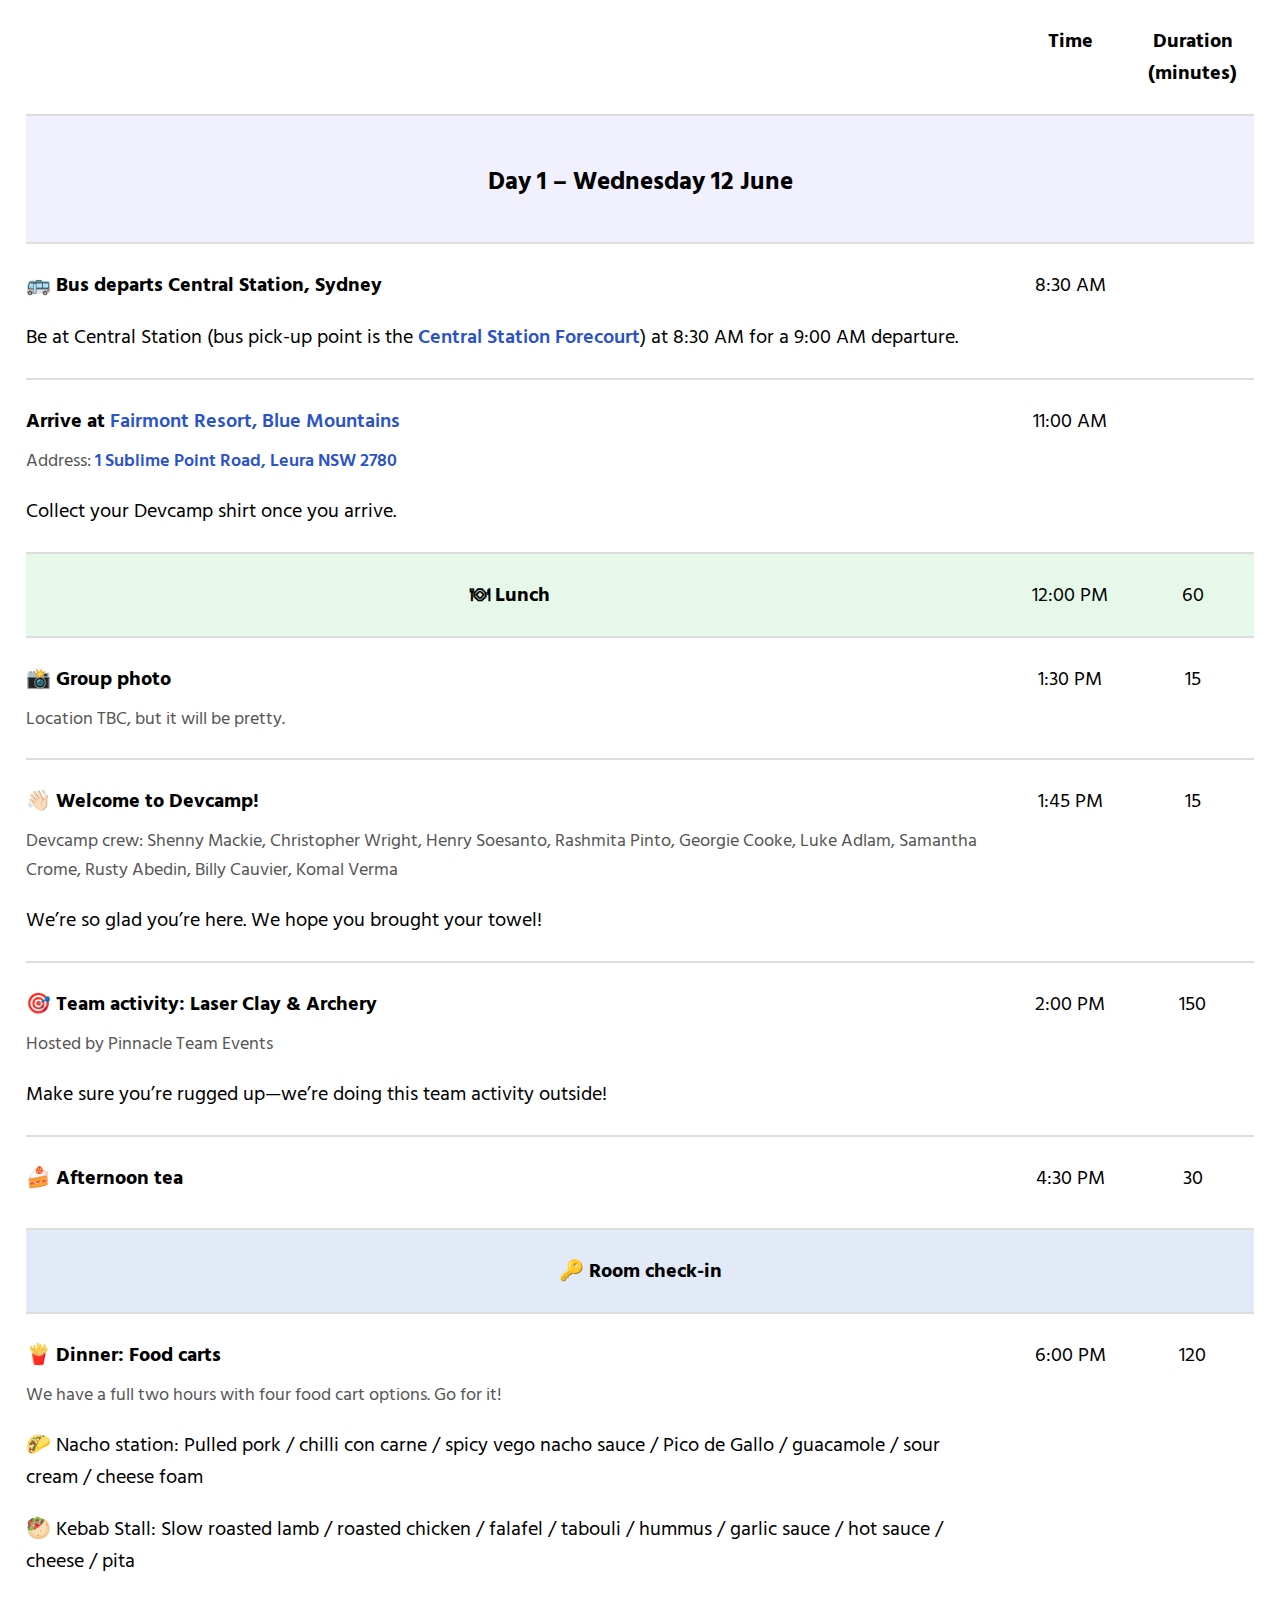
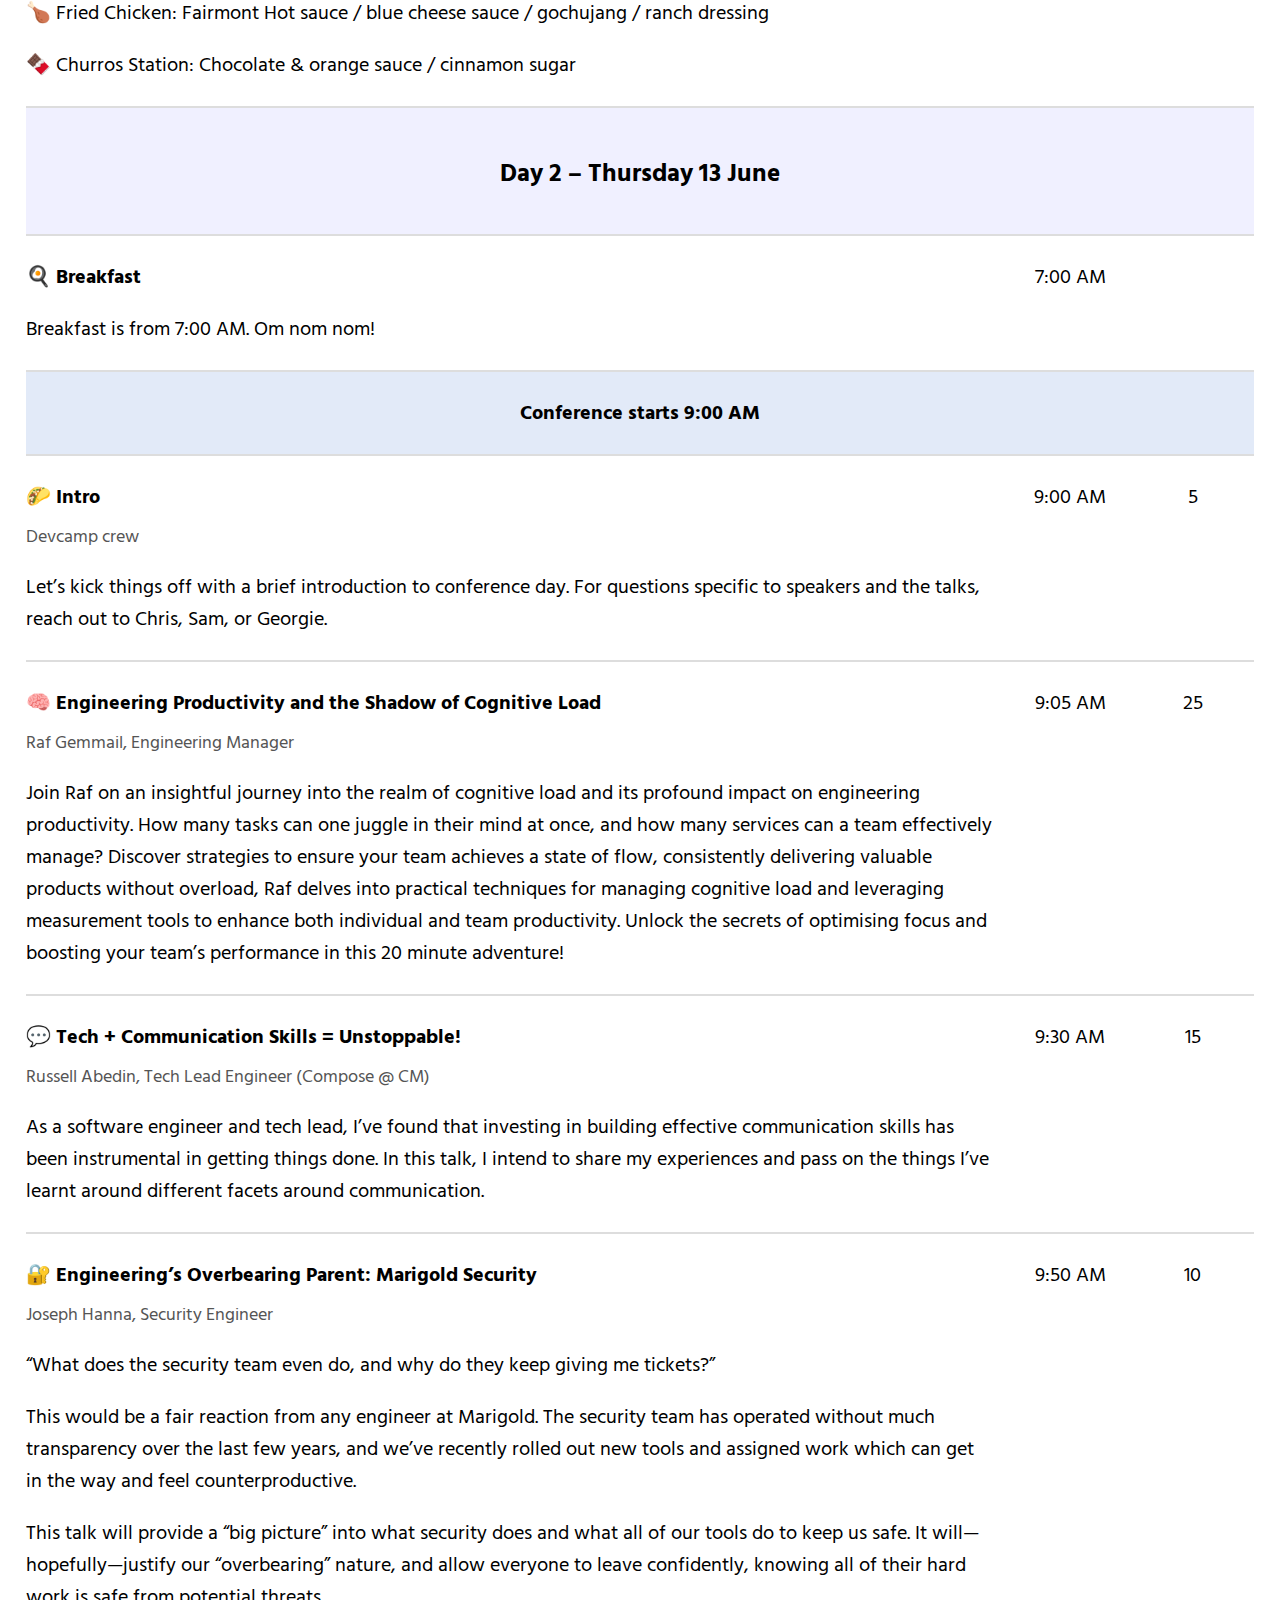
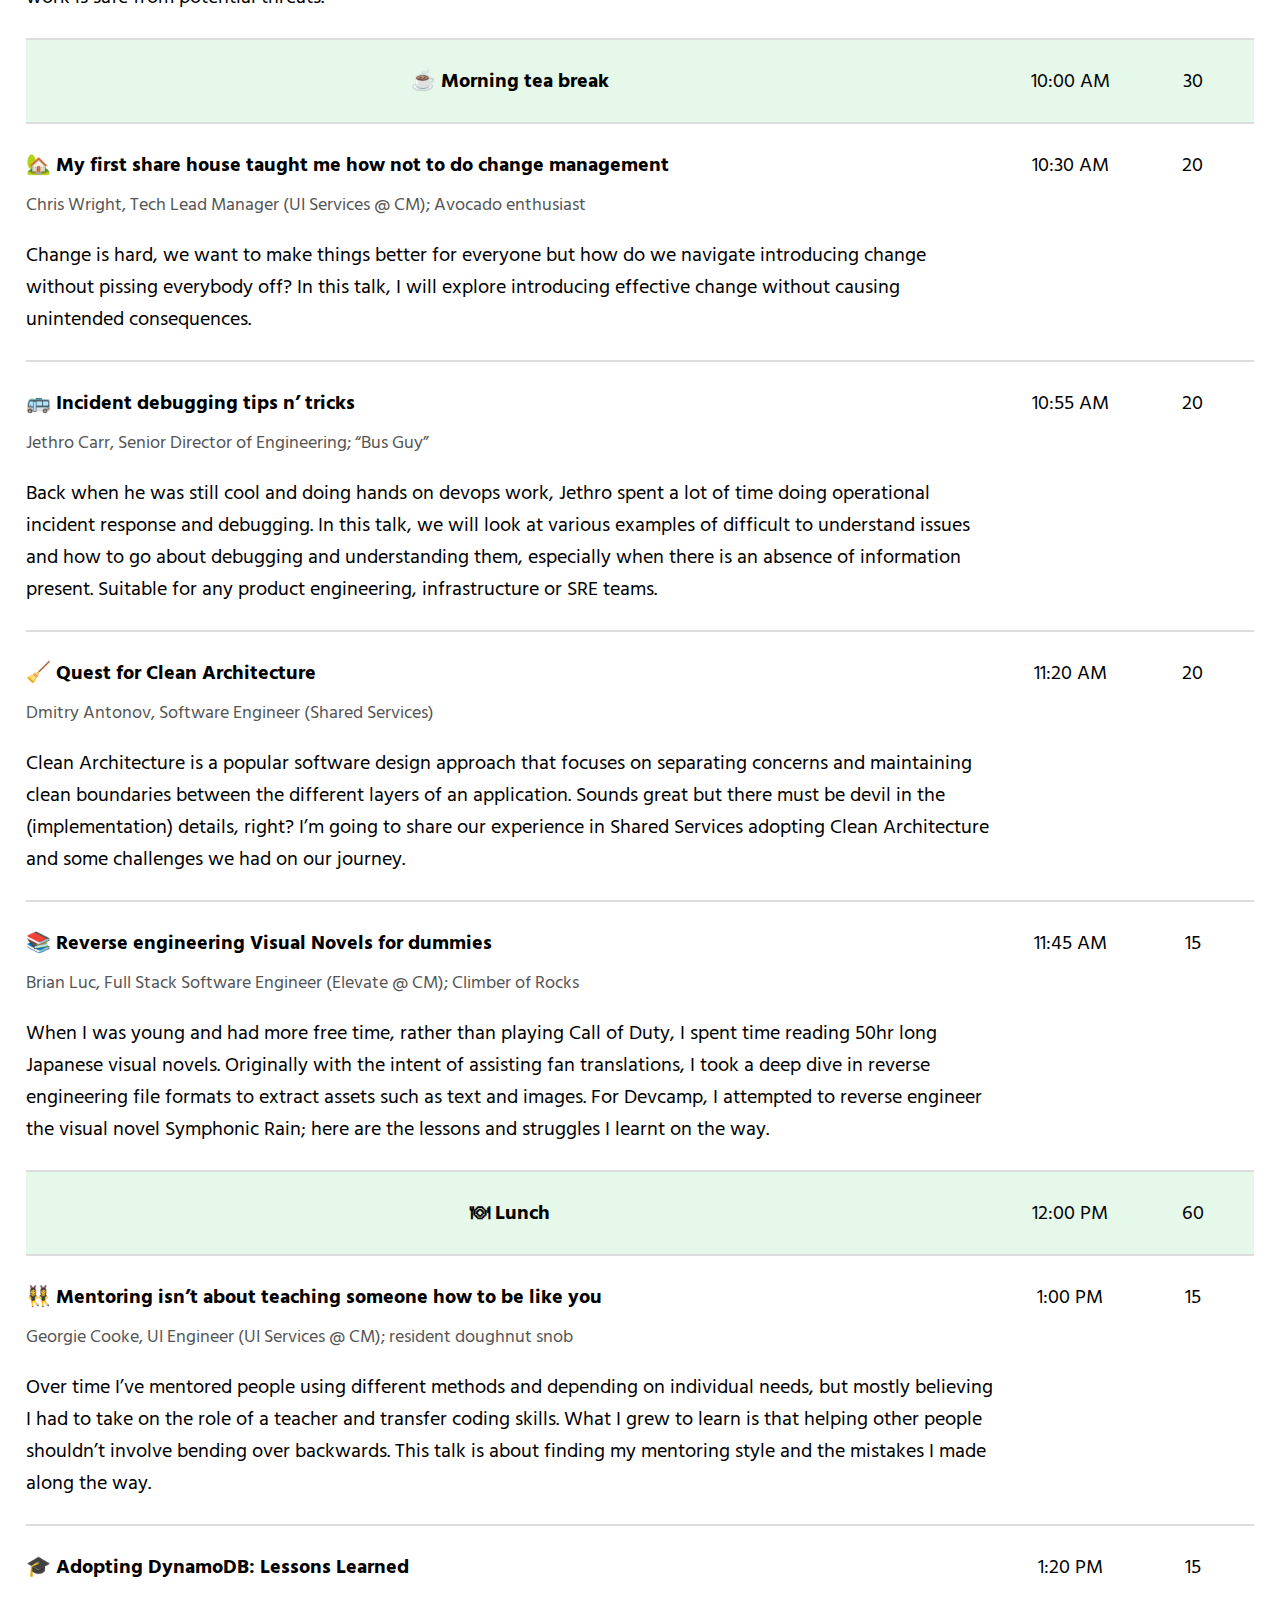
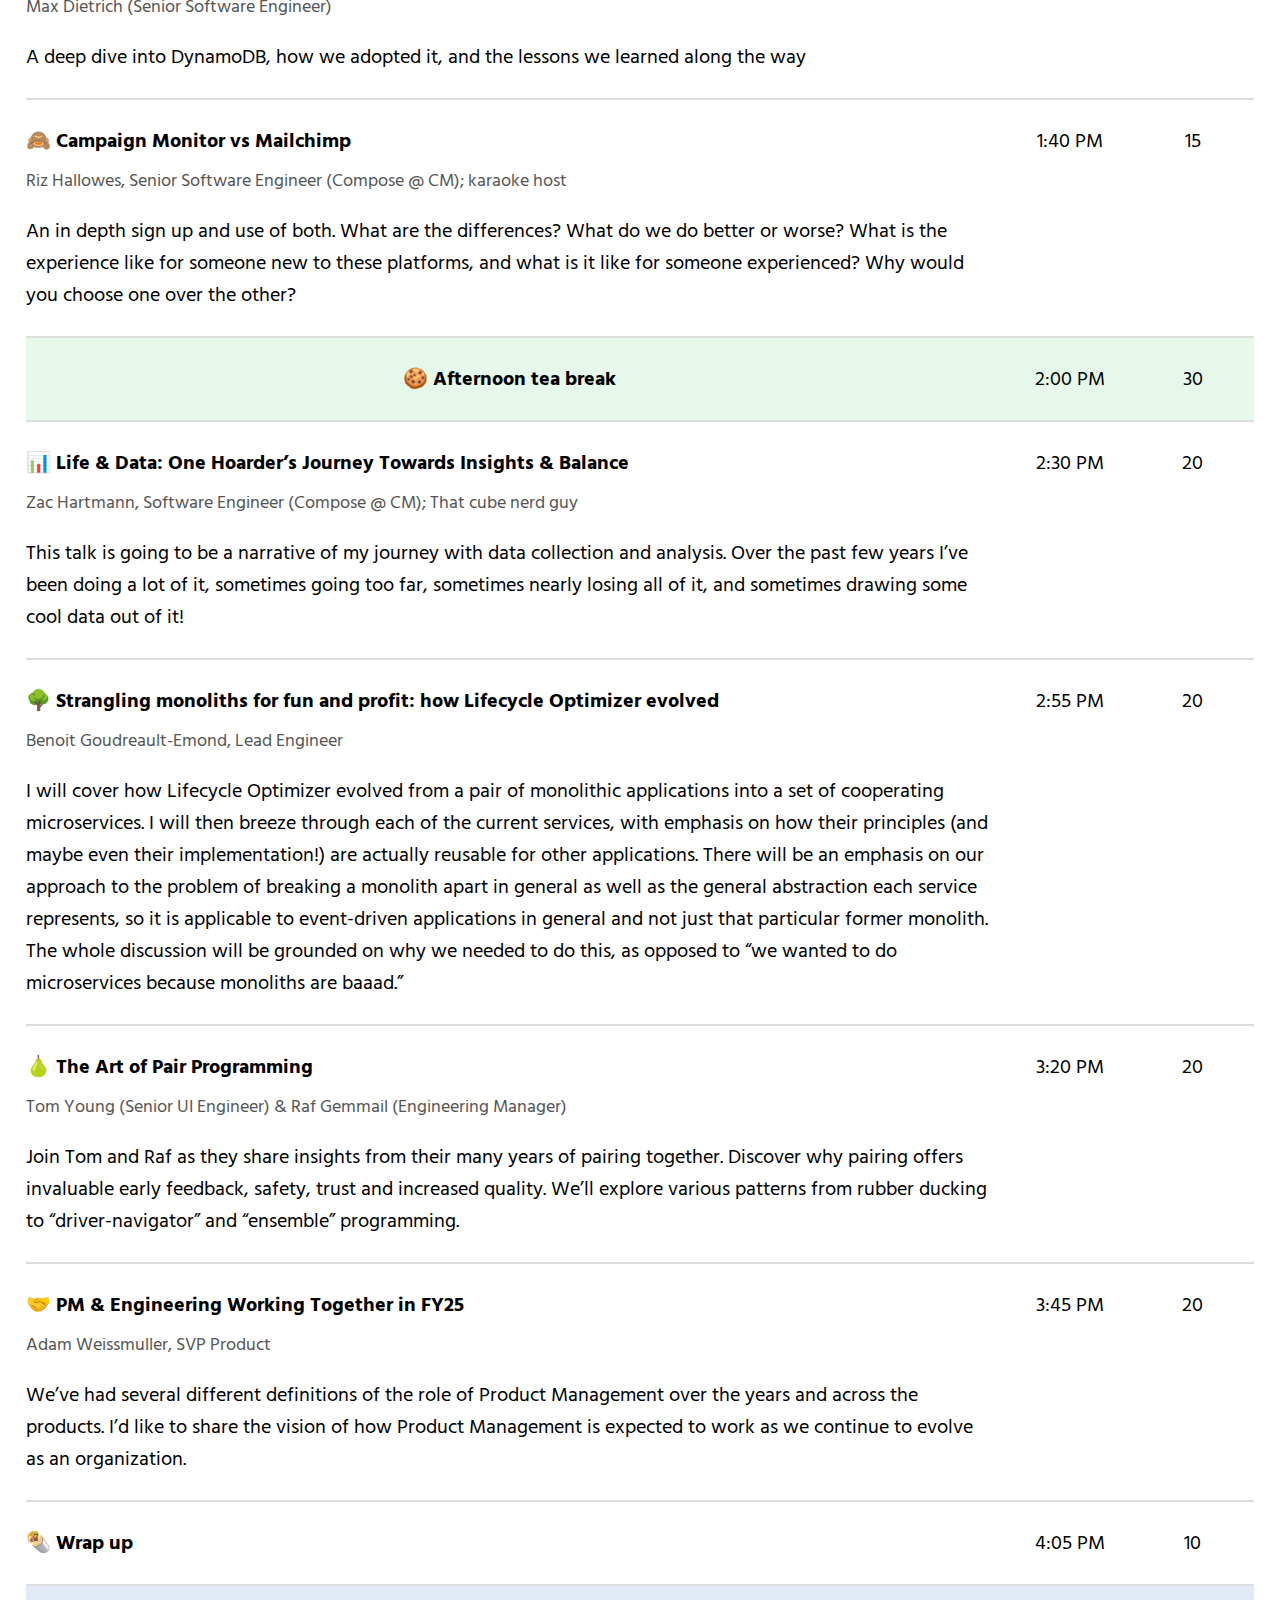
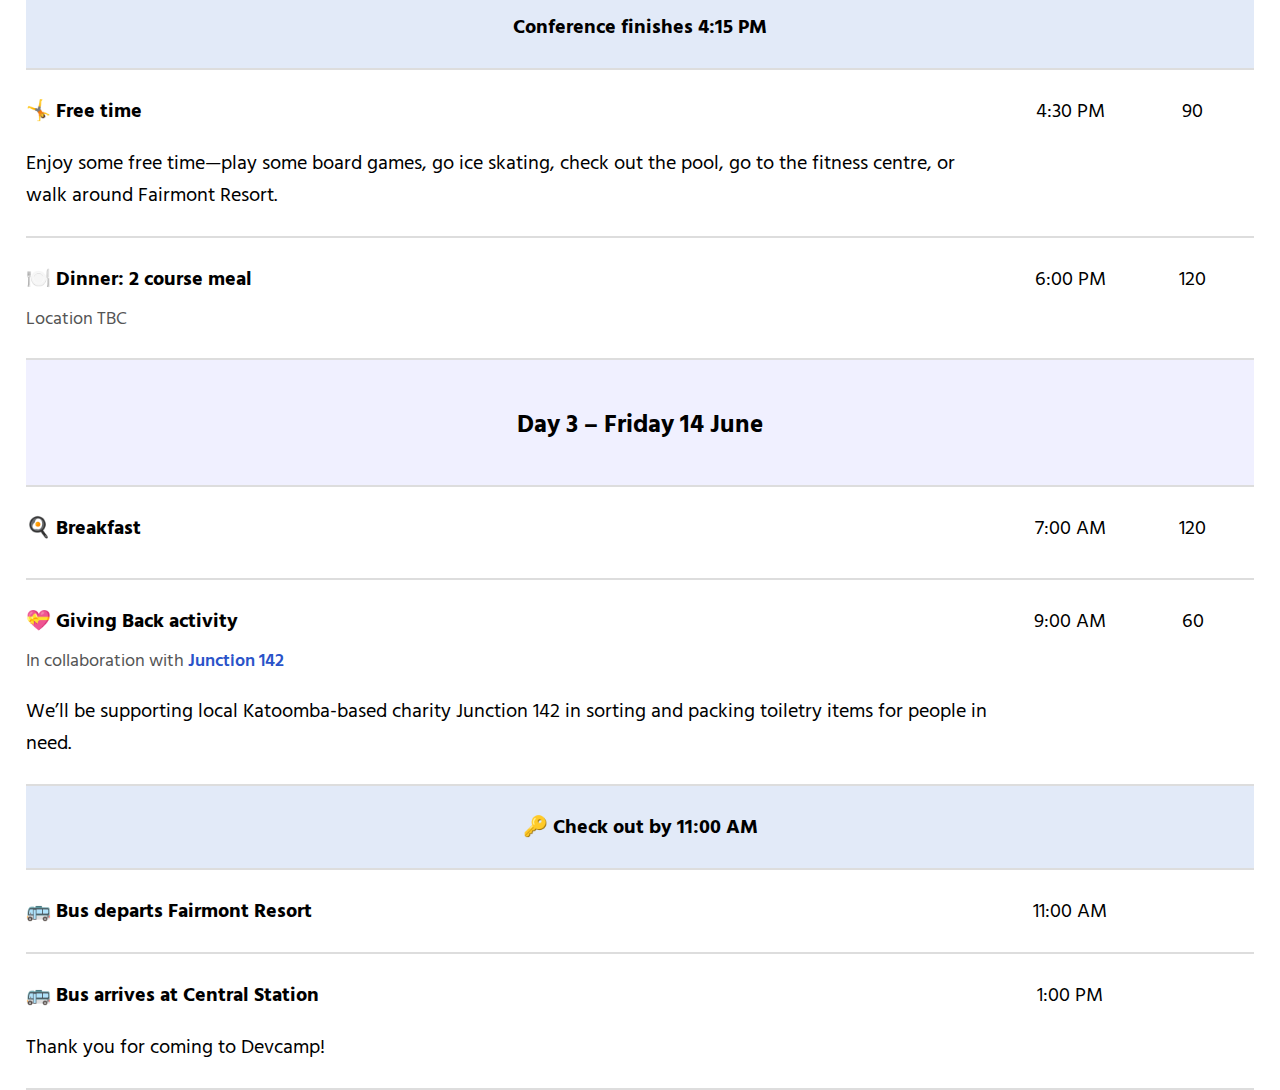
<file: scheduleee.html>
<!doctype html>
<html doctype="html">
    <head>
        <title>Schedule | Devcamp 2024</title>
        <link href="style.css" type="text/css" rel="stylesheet" />
        <meta charset="utf-8" />
        <meta name="viewport" content="initial-scale=1.0, width=device-width">
    </head>
    <body class="body-table">
        <table cellspacing="0" class="table">
            <thead>
                <th class="hide-print"></th>
                <th class="hide-print"></th>
                <th class="hide-print">Time</th>
                <th class="hide-print">Duration (minutes)</th>
            </thead>
            <tbody>
                <tr class="hide-screen">
                    <td align="center" colspan="4">
                        <h1>Devcamp 2024 Schedule</h1>
                    </td>
                </tr>
                <tr class="c-main-row">
                    <td colspan="4" align="center">
                        <h2 class="c-heading">Day 1 – Wednesday 12 June</h2>
                    </td>
                </tr>
                <tr>
                    <td colspan="2">
                        <h3 class="c-title">🚌 Bus departs Central Station, Sydney</h3>
                        <p class="hide-print-description">Be at Central Station (bus pick-up point is the <a href="https://goo.gl/maps/1FJnjz6AGzrXeAv56">Central Station Forecourt</a>) at 8:30 AM for a 9:00 AM departure.</p>
                    </td>
                    <td align="center" width="10%">
                        8:30 AM
                    </td>
                    <td align="center" width="10%"></td>
                </tr>
                <tr>
                    <td colspan="2">
                        <h3 class="c-title">Arrive at <a href="https://www.fairmontresort.com.au/">Fairmont Resort, Blue Mountains</a></h3>
                        <p class="c-name">Address: <a href="https://maps.app.goo.gl/MqDNK6SiTobZnnUC8">1 Sublime Point Road, Leura NSW 2780</a></p>
                        <p>Collect your Devcamp shirt once you arrive.</p>
                    </td>
                    <td align="center" width="10%">
                        11:00 AM
                    </td>
                    <td align="center" width="10%"></td>
                </tr>
                <tr class="c-row-break">
                    <td align="center" colspan="2">
                        <h3 class="c-title">🍽 Lunch</h3>
                    </td>
                    <td align="center" width="10%">
                        12:00 PM
                    </td>
                    <td align="center" width="10%">
                        60
                    </td>
                </tr>
                <tr>
                    <td colspan="2">
                        <h3 class="c-title">📸 Group photo</h3>
                        <p class="c-name">Location TBC, but it will be pretty.</p>
                    </td>
                    <td align="center" width="10%">
                        1:30 PM
                    </td>
                    <td align="center" width="10%">15</td>
                </tr>
                <tr>
                    <td colspan="2">
                        <h3 class="c-title">👋🏻 Welcome to Devcamp!</h3>
                        <p class="c-name">Devcamp crew: Shenny Mackie, Christopher Wright, Henry Soesanto, Rashmita Pinto, Georgie Cooke, Luke Adlam, Samantha Crome, Rusty Abedin, Billy Cauvier, Komal Verma</p>
                        <p class="hide-print-description">We’re so glad you’re here. We hope you brought your towel!</p>
                    </td>
                    <td align="center" width="10%">
                        1:45 PM
                    </td>
                    <td align="center" width="10%">15</td>
                </tr>
                <tr>
                    <td colspan="2">
                        <h3 class="c-title">🎯 Team activity: Laser Clay &amp; Archery</h3>
                        <p class="c-name">Hosted by Pinnacle Team Events</p>
                        <p class="hide-print-description">
                            Make sure you’re rugged up&mdash;we’re doing this team activity outside!
                        </p>
                    </td>
                    <td align="center" width="10%">
                        2:00 PM
                    </td>
                    <td align="center" width="10%">150</td>
                </tr>
                <tr>
                    <td colspan="2">
                        <h3 class="c-title">🍰 Afternoon tea</h3>
                        <p class="c-name"></p>
                    </td>
                    <td align="center" width="10%">
                        4:30 PM
                    </td>
                    <td align="center" width="10%">30</td>
                </tr>
                <tr class="c-sub-row">
                    <td align="center" colspan="4">
                        <h3 class="c-title hide-print">🔑 Room check-in</h3>
                    </td>
                </tr>
                <tr>
                    <td colspan="2">
                        <h3 class="c-title">🍟 Dinner: Food carts</h3>
                        <div class="hide-print-description">
                            <p class="c-name">We have a full two hours with four food cart options. Go for it!<p>
                            <p>🌮 Nacho station: Pulled pork / chilli con carne / spicy vego nacho sauce / Pico de Gallo / guacamole / sour cream / cheese foam</p>
                            <p>🥙 Kebab Stall: Slow roasted lamb / roasted chicken / falafel / tabouli / hummus / garlic sauce / hot sauce / cheese / pita
                            <p>🍗 Fried Chicken: Fairmont Hot sauce / blue cheese sauce / gochujang / ranch dressing
                            <p>🍫 Churros Station: Chocolate & orange sauce / cinnamon sugar</p>
                        </div>
                    </td>
                    <td align="center" width="10%">
                        6:00 PM
                    </td>
                    <td align="center" width="10%">
                        120
                    </td>
                </tr>
            </tbody>
            <tbody>
                <tr class="hide-screen">
                    <td colspan="4" align="center" style="height: 24px"></td>
                </tr>
                <tr class="c-main-row">
                    <td colspan="4" align="center">
                        <h2 class="c-heading">Day 2 – Thursday 13 June</h2>
                    </td>
                </tr>
                <tr>
                    <td colspan="2">
                        <h3 class="c-title">🍳 Breakfast</h3>
                        <p class="c-name"></p>
                        <p>Breakfast is from 7:00 AM. Om nom nom!</p>
                    </td>
                    <td align="center" width="10%">
                        7:00 AM
                    </td>
                    <td align="center" width="10%"></td>
                </tr>
                <tr class="c-sub-row">
                    <td align="center" colspan="4">
                        <h3 class="c-title hide-print">Conference starts 9:00 AM</h3>
                    </td>
                </tr>
                <tr class="c-row">
                    <td colspan="2">
                        <h3 class="c-title">
                            🌮 Intro
                        </h3>
                        <p class="c-name">Devcamp crew</p>
                        <p class="hide-print-description">Let’s kick things off with a brief introduction to conference day. For questions specific to speakers and the talks, reach out to Chris, Sam, or Georgie.</p>
                    </td>
                    <td align="center" width="10%">
                        9:00 AM
                    </td>
                    <td align="center" width="10%">
                        5
                    </td>
                </tr>
                <tr class="c-row">
                    <td colspan="2">
                        <h3 class="c-title">
                            🧠 Engineering Productivity and the Shadow of Cognitive Load
                        </h3>
                        <p class="c-name">Raf Gemmail, Engineering Manager</p>
                        <p class="hide-print-description">Join Raf on an insightful journey into the realm of cognitive load and its profound impact on engineering productivity. How many tasks can one juggle in their mind at once, and how many services can a team effectively manage? Discover strategies to ensure your team achieves a state of flow, consistently delivering valuable products without overload, Raf delves into practical techniques for managing cognitive load and leveraging measurement tools to enhance both individual and team productivity. Unlock the secrets of optimising focus and boosting your team’s performance in this 20 minute adventure!</p>
                    </td>
                    <td align="center" width="10%">
                        9:05 AM
                    </td>
                    <td align="center" width="10%">
                        25
                    </td>
                </tr>
                <tr class="c-row">
                    <td colspan="2">
                        <h3 class="c-title">
                            💬 Tech + Communication Skills = Unstoppable!
                        </h3>
                        <p class="c-name">Russell Abedin, Tech Lead Engineer (Compose @ CM)</p>
                        <p class="hide-print-description">As a software engineer and tech lead, I’ve found that investing in building effective communication skills has been instrumental in getting things done. In this talk, I intend to share my experiences and pass on the things I’ve learnt around different facets around communication. </p>
                    </td>
                    <td align="center" width="10%">
                        9:30 AM
                    </td>
                    <td align="center" width="10%">
                        15
                    </td>
                </tr>
                <tr class="c-row">
                    <td colspan="2">
                        <h3 class="c-title">
                            🔐 Engineering’s Overbearing Parent: Marigold Security
                        </h3>
                        <p class="c-name">Joseph Hanna, Security Engineer</p>
                        <p class="hide-print-description">“What does the security team even do, and why do they keep giving me tickets?”</p>
                        <p class="hide-print-description">This would be a fair reaction from any engineer at Marigold. The security team has operated without much transparency over the last few years, and we’ve recently rolled out new tools and assigned work which can get in the way and feel counterproductive.</p>
                        <p class="hide-print-description">This talk will provide a “big picture” into what security does and what all of our tools do to keep us safe. It will&mdash;hopefully&mdash;justify our “overbearing” nature, and allow everyone to leave confidently, knowing all of their hard work is safe from potential threats.</p>
                    </td>
                    <td align="center" width="10%">
                        9:50 AM
                    </td>
                    <td align="center" width="10%">
                        10
                    </td>
                </tr>
                <tr class="c-row-break">
                    <td align="center" colspan="2">
                        <h3 class="c-title">☕️ Morning tea break</h3>
                    </td>
                    <td align="center" width="10%">
                        10:00 AM
                    </td>
                    <td align="center" width="10%">
                        30
                    </td>
                </tr>
                <tr class="c-row">
                    <td colspan="2">
                        <h3 class="c-title">
                            🏡 My first share house taught me how not to do change management
                        </h3>
                        <p class="c-name">Chris Wright, Tech Lead Manager (UI Services @ CM); Avocado enthusiast</p>
                        <p class="hide-print-description">Change is hard, we want to make things better for everyone but how do we navigate introducing change without pissing everybody off? In this talk, I will explore introducing effective change without causing unintended consequences.</p>
                    </td>
                    <td align="center" width="10%">
                        10:30 AM
                    </td>
                    <td align="center" width="10%">
                        20
                    </td>
                </tr>
                <tr class="c-row">
                    <td colspan="2">
                        <h3 class="c-title">
                            🚌 Incident debugging tips n’ tricks
                        </h3>
                        <p class="c-name">Jethro Carr, Senior Director of Engineering; “Bus Guy”</p>
                        <p class="hide-print-description">Back when he was still cool and doing hands on devops work, Jethro spent a lot of time doing operational incident response and debugging. In this talk, we will look at various examples of difficult to understand issues and how to go about debugging and understanding them, especially when there is an absence of information present. Suitable for any product engineering, infrastructure or SRE teams.</p>
                    </td>
                    <td align="center" width="10%">
                        10:55 AM
                    </td>
                    <td align="center" width="10%">
                        20
                    </td>
                </tr>
                <tr class="c-row">
                    <td colspan="2">
                        <h3 class="c-title">
                            🧹 Quest for Clean Architecture
                        </h3>
                        <p class="c-name">Dmitry Antonov, Software Engineer (Shared Services)</p>
                        <p class="hide-print-description">Clean Architecture is a popular software design approach that focuses on separating concerns and maintaining clean boundaries between the different layers of an application. Sounds great but there must be devil in the (implementation) details, right? I’m going to share our experience in Shared Services adopting Clean Architecture and some challenges we had on our journey.</p>
                    </td>
                    <td align="center" width="10%">
                        11:20 AM
                    </td>
                    <td align="center" width="10%">
                        20
                    </td>
                </tr>
                <tr class="c-row">
                    <td colspan="2">
                        <h3 class="c-title">
                            📚 Reverse engineering Visual Novels for dummies
                        </h3>
                        <p class="c-name">Brian Luc, Full Stack Software Engineer (Elevate @ CM); Climber of Rocks</p>
                        <p class="hide-print-description">When I was young and had more free time, rather than playing Call of Duty, I spent time reading 50hr long Japanese visual novels. Originally with the intent of assisting fan translations, I took a deep dive in reverse engineering file formats to extract assets such as text and images. For Devcamp, I attempted to reverse engineer the visual novel Symphonic Rain; here are the lessons and struggles I learnt on the way.</p>
                    </td>
                    <td align="center" width="10%">
                        11:45 AM
                    </td>
                    <td align="center" width="10%">
                        15
                    </td>
                </tr>
                <tr class="c-row-break">
                    <td align="center" colspan="2">
                        <h3 class="c-title">🍽 Lunch</h3>
                    </td>
                    <td align="center" width="10%">
                        12:00 PM
                    </td>
                    <td align="center" width="10%">
                        60
                    </td>
                </tr>
                <tr class="c-row">
                    <td colspan="2">
                        <h3 class="c-title">
                            👯‍♀️ Mentoring isn’t about teaching someone how to be like you
                        </h3>
                        <p class="c-name">Georgie Cooke, UI Engineer (UI Services @ CM); resident doughnut snob</p>
                        <p class="hide-print-description">Over time I’ve mentored people using different methods and depending on individual needs, but mostly believing I had to take on the role of a teacher and transfer coding skills. What I grew to learn is that helping other people shouldn’t involve bending over backwards. This talk is about finding my mentoring style and the mistakes I made along the way.</p>
                    </td>
                    <td align="center" width="10%">
                        1:00 PM
                    </td>
                    <td align="center" width="10%">
                        15
                    </td>
                </tr>
                <tr class="c-row">
                    <td colspan="2">
                        <h3 class="c-title">
                            🎓 Adopting DynamoDB: Lessons Learned
                        </h3>
                        <p class="c-name">Max Dietrich (Senior Software Engineer)</p>
                        <p class="hide-print-description">A deep dive into DynamoDB, how we adopted it, and the lessons we learned along the way</p>
                    </td>
                    <td align="center" width="10%">
                        1:20 PM
                    </td>
                    <td align="center" width="10%">
                        15
                    </td>
                </tr>
                <tr class="c-row">
                    <td colspan="2">
                        <h3 class="c-title">
                            🙈 Campaign Monitor vs Mailchimp
                        </h3>
                        <p class="c-name">Riz Hallowes, Senior Software Engineer (Compose @ CM); karaoke host</p>
                        <p class="hide-print-description">An in depth sign up and use of both. What are the differences? What do we do better or worse? What is the experience like for someone new to these platforms, and what is it like for someone experienced? Why would you choose one over the other?</p>
                    </td>
                    <td align="center" width="10%">
                        1:40 PM
                    </td>
                    <td align="center" width="10%">
                        15
                    </td>
                </tr>
                <tr class="c-row-break">
                    <td align="center" colspan="2">
                        <h3 class="c-title">🍪 Afternoon tea break</h3>
                    </td>
                    <td align="center" width="10%">
                        2:00 PM
                    </td>
                    <td align="center" width="10%">
                        30
                    </td>
                </tr>
                <tr class="c-row">
                    <td colspan="2">
                        <h3 class="c-title">
                            📊 Life & Data: One Hoarder’s Journey Towards Insights & Balance
                        </h3>
                        <p class="c-name">Zac Hartmann, Software Engineer (Compose @ CM); That cube nerd guy</p>
                        <p class="hide-print-description">This talk is going to be a narrative of my journey with data collection and analysis. Over the past few years I’ve been doing a lot of it, sometimes going too far, sometimes nearly losing all of it, and sometimes drawing some cool data out of it!</p>
                    </td>
                    <td align="center" width="10%">
                        2:30 PM
                    </td>
                    <td align="center" width="10%">
                        20
                    </td>
                </tr>
                <tr class="c-row">
                    <td colspan="2">
                        <h3 class="c-title">
                            🌳 Strangling monoliths for fun and profit: how Lifecycle Optimizer evolved
                        </h3>
                        <p class="c-name">Benoit Goudreault-Emond, Lead Engineer</p>
                        <p class="hide-print-description">I will cover how Lifecycle Optimizer evolved from a pair of monolithic applications into a set of cooperating microservices. I will then breeze through each of the current services, with emphasis on how their principles (and maybe even their implementation!) are actually reusable for other applications. There will be an emphasis on our approach to the problem of breaking a monolith apart in general as well as the general abstraction each service represents, so it is applicable to event-driven applications in general and not just that particular former monolith. The whole discussion will be grounded on why we needed to do this, as opposed to “we wanted to do microservices because monoliths are baaad.”</p>
                    </td>
                    <td align="center" width="10%">
                        2:55 PM
                    </td>
                    <td align="center" width="10%">
                        20
                    </td>
                </tr>
                <tr class="c-row">
                    <td colspan="2">
                        <h3 class="c-title">
                            🍐 The Art of Pair Programming
                        </h3>
                        <p class="c-name">Tom Young (Senior UI Engineer) &amp; Raf Gemmail (Engineering Manager)</p>
                        <p class="hide-print-description">Join Tom and Raf as they share insights from their many years of pairing together. Discover why pairing offers invaluable early feedback, safety, trust and increased quality. We’ll explore various patterns from rubber ducking to “driver-navigator” and “ensemble” programming.</p>
                    </td>
                    <td align="center" width="10%">
                        3:20 PM
                    </td>
                    <td align="center" width="10%">
                        20
                    </td>
                </tr>
                <tr class="c-row">
                    <td colspan="2">
                        <h3 class="c-title">
                            🤝 PM & Engineering Working Together in FY25
                        </h3>
                        <p class="c-name">Adam Weissmuller, SVP Product</p>
                        <p class="hide-print-description">We’ve had several different definitions of the role of Product Management over the years and across the products. I’d like to share the vision of how Product Management is expected to work as we continue to evolve as an organization.</p>
                    </td>
                    <td align="center" width="10%">
                        3:45 PM
                    </td>
                    <td align="center" width="10%">
                        20
                    </td>
                </tr>
                <tr class="c-row">
                    <td colspan="2">
                        <h3 class="c-title">
                            🌯 Wrap up
                        </h3>
                    </td>
                    <td align="center" width="10%">
                        4:05 PM
                    </td>
                    <td align="center" width="10%">
                        10
                    </td>
                </tr>
                <tr class="c-sub-row">
                    <td align="center" colspan="4">
                        <h3 class="c-title hide-print">Conference finishes 4:15 PM</h3>
                    </td>
                </tr>
                <tr>
                    <td colspan="2">
                        <h3 class="c-title">🤸 Free time</h3>
                        <p class="hide-print-description">
                            Enjoy some free time—play some board games, go ice skating, check out the pool, go to the fitness centre, or walk around Fairmont Resort.
                        </p>
                    </td>
                    <td align="center" width="10%">
                        4:30 PM
                    </td>
                    <td align="center" width="10%">
                        90
                    </td>
                </tr>
                <tr>
                    <td colspan="2">
                        <h3 class="c-title">🍽️ Dinner: 2 course meal</h3>
                        <p class="c-name">Location TBC</p>
                    </td>
                    <td align="center" width="10%">
                        6:00 PM
                    </td>
                    <td align="center" width="10%">
                        120
                    </td>
                </tr>
            </tbody>
            <tbody>
                <tr class="hide-screen">
                    <td colspan="4" align="center" style="height: 24px"></td>
                </tr>
                <tr class="c-main-row">
                    <td colspan="4" align="center">
                        <h2 class="c-heading">Day 3 – Friday 14 June</h2>
                    </td>
                </tr>
                <tr>
                    <td colspan="2">
                        <h3 class="c-title">🍳 Breakfast</h3>
                        <p class="c-name"></p>
                    </td>
                    <td align="center" width="10%">
                        7:00 AM
                    </td>
                    <td align="center" width="10%">120</td>
                </tr>
                <tr>
                    <td colspan="2">
                        <h3 class="c-title">💝 Giving Back activity</h3>
                        <p class="c-name">In collaboration with <a href="https://www.junction142.org.au/">Junction 142</a></p>
                        <p class="hide-print-description">
                            We’ll be supporting local Katoomba-based charity Junction 142 in sorting and packing toiletry items for people in need.
                        </p>
                    </td>
                    <td align="center" width="10%">
                        9:00 AM
                    </td>
                    <td align="center" width="10%">60</td>
                </tr>
                <tr class="c-sub-row">
                    <td align="center" colspan="4">
                        <h3 class="c-title hide-print">🔑 Check out by 11:00 AM</h3>
                    </td>
                </tr>
                <tr>
                    <td colspan="2">
                        <h3 class="c-title">🚌 Bus departs Fairmont Resort</h3>
                    </td>
                    <td align="center" width="10%">
                        11:00 AM
                    </td>
                    <td align="center" width="10%"></td>
                </tr>
                <tr>
                    <td colspan="2">
                        <h3 class="c-title">🚌 Bus arrives at Central Station</h3>
                        <p class="hide-print-description">Thank you for coming to Devcamp!</p>
                    </td>
                    <td align="center" width="10%">
                        1:00 PM
                    </td>
                    <td align="center" width="10%"></td>
                </tr>
                <tr class="hide-screen">
                    <td align="center" colspan="4">
                        <p class="c-end-note">devcamp.club/schedule</p>
                    </td>
                </tr>
            </tbody>
        </table>
    </body>
</html>
</file>
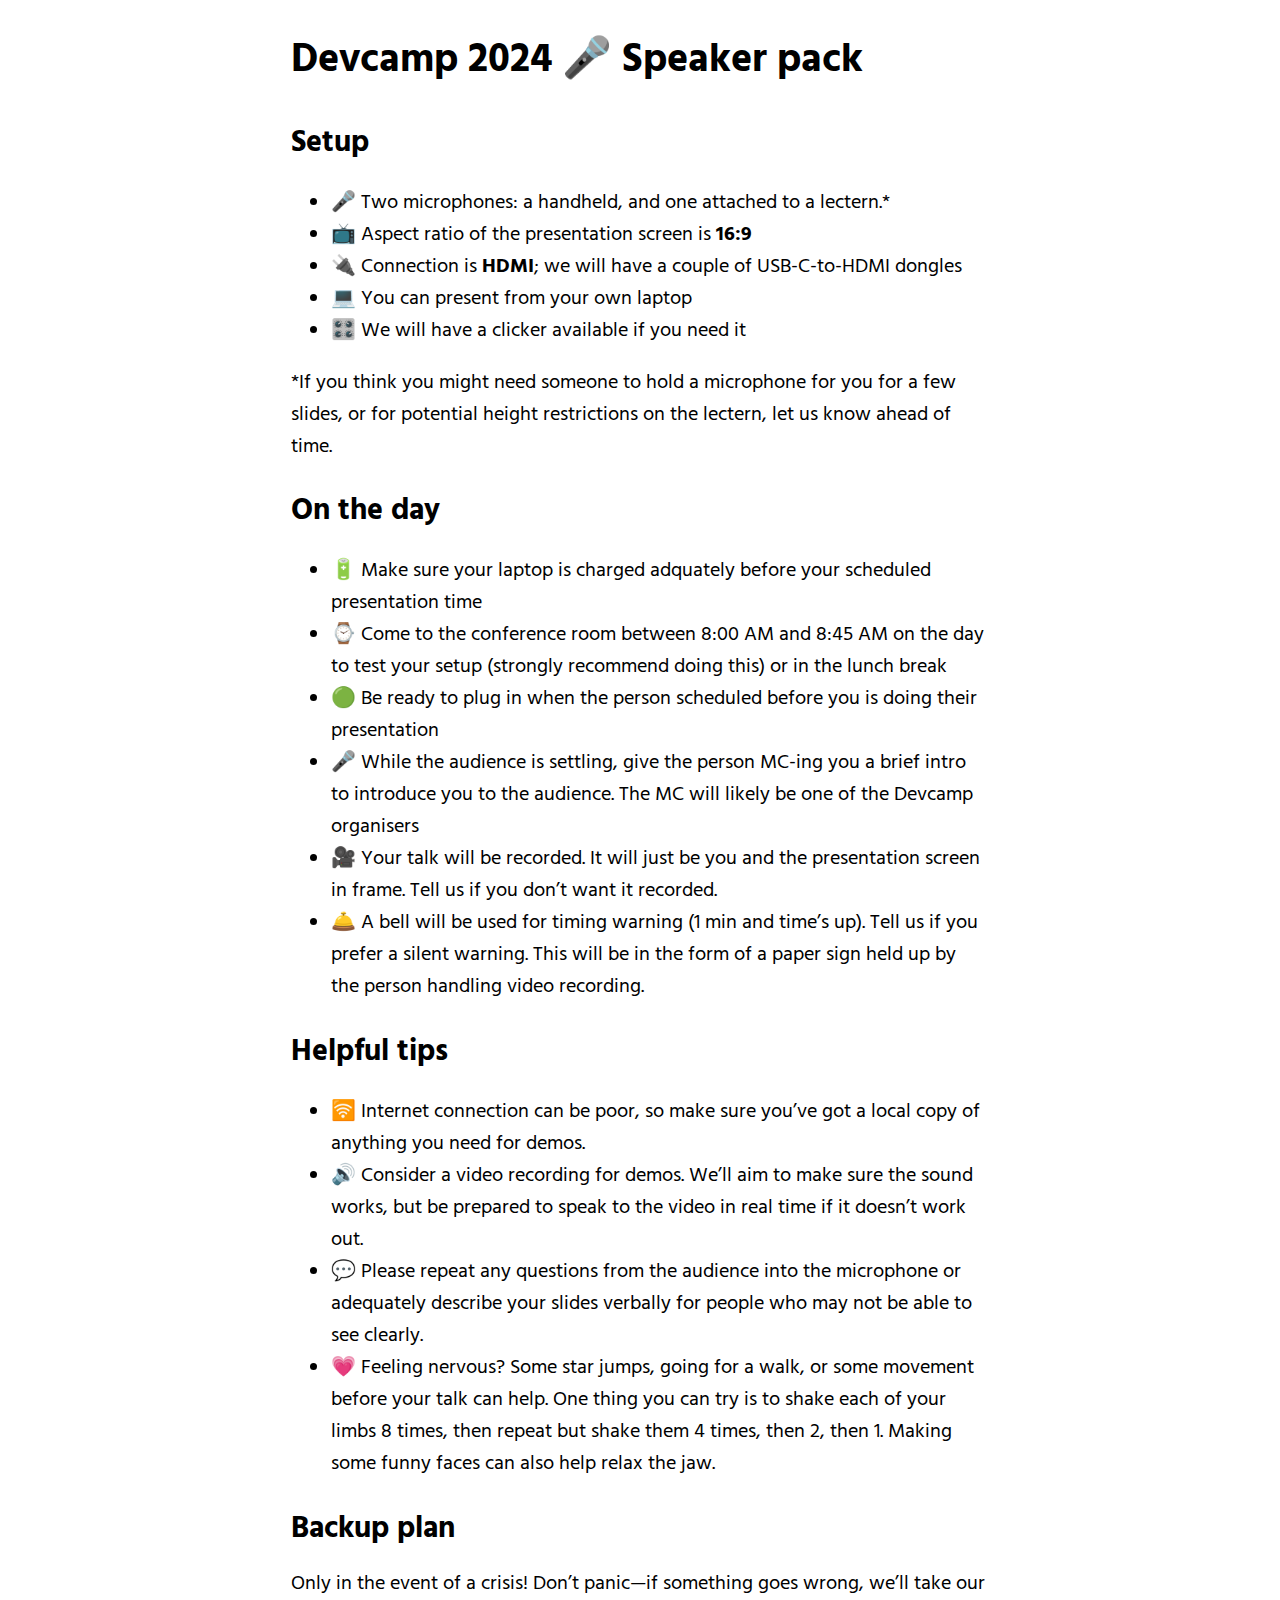
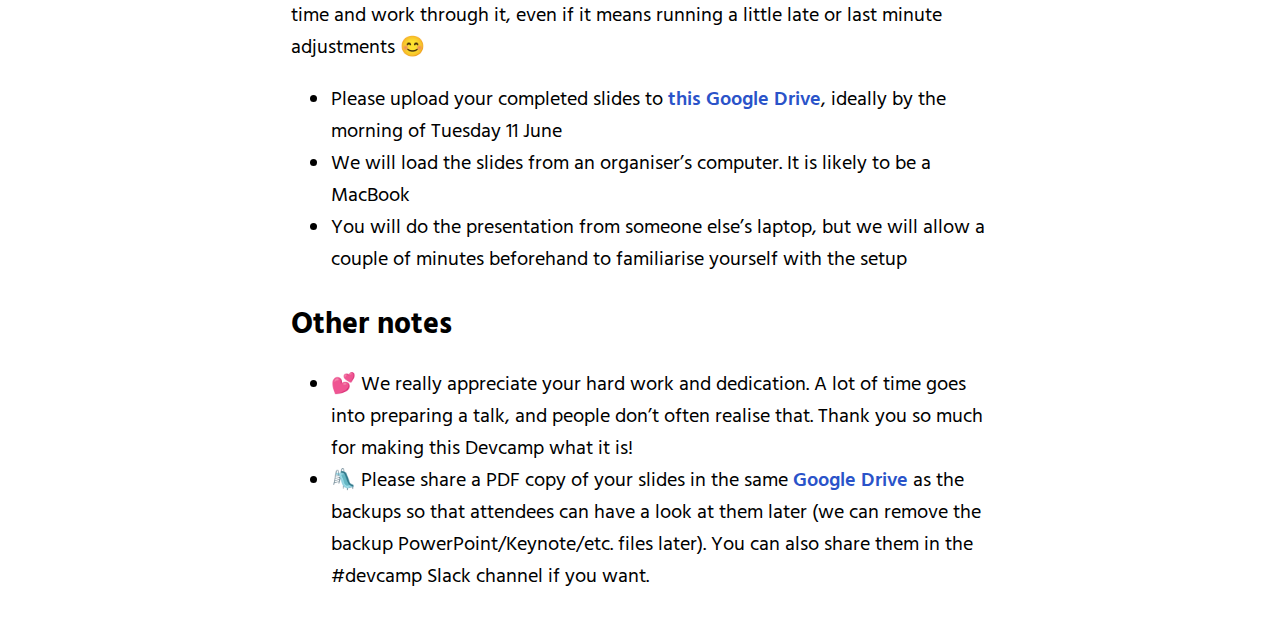
<file: speakers.html>
<!doctype html>
<html doctype="html">
    <head>
        <title>Speaker pack | Devcamp 2024</title>
        <link href="style.css" type="text/css" rel="stylesheet" />
        <meta charset="utf-8" />
        <meta name="viewport" content="initial-scale=1.0, width=device-width">
    </head>
    <body>
        <h1>Devcamp 2024 🎤 Speaker pack</h1>
        <h2>Setup</h2>
        <ul>
            <li>🎤 Two microphones: a handheld, and one attached to a lectern.*</li>
            <li>📺 Aspect ratio of the presentation screen is <strong>16:9</strong></li>
            <li>🔌 Connection is <strong>HDMI</strong>; we will have a couple of USB-C-to-HDMI dongles</li>
            <li>💻 You can present from your own laptop</li>
            <li>🎛️ We will have a clicker available if you need it</li>
        </ul>
        <p>*If you think you might need someone to hold a microphone for you for a few slides, or for potential height restrictions on the lectern, let us know ahead of time.</p>
        <h2>On the day</h2>
        <ul>
            <li>🔋 Make sure your laptop is charged adquately before your scheduled presentation time</li>
            <li>⌚️ Come to the conference room between 8:00 AM and 8:45 AM on the day to test your setup (strongly recommend doing this) or in the lunch break</li>
            <li>🟢 Be ready to plug in when the person scheduled before you is doing their presentation</li>
            <li>🎤 While the audience is settling, give the person MC-ing you a brief intro to introduce you to the audience. The MC will likely be one of the Devcamp organisers</li>
            <li>🎥 Your talk will be recorded. It will just be you and the presentation screen in frame. Tell us if you don’t want it recorded.</li>
            <li>🛎️ A bell will be used for timing warning (1 min and time’s up). Tell us if you prefer a silent warning. This will be in the form of a paper sign held up by the person handling video recording.</li>
        </ul>
        <h2>Helpful tips</h2>
        <ul>
            <li>🛜 Internet connection can be poor, so make sure you’ve got a local copy of anything you need for demos.</li>
            <li>🔊 Consider a video recording for demos. We’ll aim to make sure the sound works, but be prepared to speak to the video in real time if it doesn’t work out.</li>
            <li>💬 Please repeat any questions from the audience into the microphone or adequately describe your slides verbally for people who may not be able to see clearly.</li>
            <li>💗 Feeling nervous? Some star jumps, going for a walk, or some movement before your talk can help. One thing you can try is to shake each of your limbs 8 times, then repeat but shake them 4 times, then 2, then 1. Making some funny faces can also help relax the jaw.</li>
        </ul>
        <h2>Backup plan</h2>
        <p>Only in the event of a crisis! Don’t panic—if something goes wrong, we’ll take our time and work through it, even if it means running a little late or last minute adjustments 😊</p>
        <ul>
            <li>Please upload your completed slides to <a href="https://drive.google.com/drive/folders/1DGN5C5FR1x6e0m0CRcstltLOvBqqssJ_?usp=sharing">this Google Drive</a>, ideally by the morning of Tuesday 11 June</li>
            <li>We will load the slides from an organiser’s computer. It is likely to be a MacBook</li>
            <li>You will do the presentation from someone else’s laptop, but we will allow a couple of minutes beforehand to familiarise yourself with the setup</li>
        </ul>
        <h2>Other notes</h2>
        <ul>
            <li>💕 We really appreciate your hard work and dedication. A lot of time goes into preparing a talk, and people don’t often realise that. Thank you so much for making this Devcamp what it is!</li>
            <li>🛝 Please share a PDF copy of your slides in the same <a href="https://drive.google.com/drive/folders/1DGN5C5FR1x6e0m0CRcstltLOvBqqssJ_?usp=sharing">Google Drive</a> as the backups so that attendees can have a look at them later (we can remove the backup PowerPoint/Keynote/etc. files later). You can also share them in the #devcamp Slack channel if you want.</li>
        </ul>
    </body>
</html>
</file>
<file: style.css>
@import url('https://fonts.googleapis.com/css?family=Hind+Siliguri:400,600&display=swap');

* {
    box-sizing: border-box;
}

.devcamp {
    --devcamp: 1;
}

html {
    font-family: 'Hind Siliguri', sans-serif;
    font-size: 1.25rem;
    line-height: 1.6;
}

body {
    margin: 0 auto;
    max-width: 40rem;
    padding-bottom: 2vw;
    padding-left: 4vw;
    padding-right: 4vw;
}

.body-table {
    max-width: 90rem;
    padding: 0 2vw;
}

.hide-screen {
    display: none;
}

b,
strong {
    font-weight: 700;
}

a {
    color: #2a53c9;
    font-weight: 600;
    text-decoration: none;
}

a:hover {
    color: #516ab3;
    text-decoration: underline;
}

h2 {
    margin-bottom: 0.75rem;
}

h2 + p {
    font-size: 1rem;
    margin-top: 0;
}

.c-location {
    font-size: 1.15rem;
}

table {
    width: 100%;
}

th {
    font-weight: 700;
}

th,
td {
    border-bottom: 2px solid #ddd;
    padding: 1.25rem 0.75rem;
    vertical-align: top;
}

th:first-child:not(:only-child),
td:first-child:not(:only-child) {
    padding-left: 0;
}
  
td p:last-child {
    margin-bottom: 0;
}

.c-main-row {
    background-color: #f0f0ff;
}

.c-sub-row td {
    background-color: #e2eaf8;
}

.c-row-break td {
    background-color: #e6f8e9;
}

.c-heading {
    font-size: 1.25rem;
    font-weight: 700;
}

h3,
.c-title {
    font-size: 1rem;
    margin-bottom: 0.45rem;
    margin-top: 0;
    font-weight: 700;
}
    
.c-title:only-child {
    margin-bottom: 0;
}

.c-name {
    color: #555;
    font-size: 0.9rem;
    margin-top: 0;
    line-height: initial;
}

.c-name:last-child {
    margin-bottom: 0;
}

@media screen and (max-width: 50rem) {
    body {
        margin: 0;
    }
    
    h1 {
        font-size: 1.2rem;
    }
    
    h2,
    .c-location {
        font-size: 1rem;
    }
    
    h2 + p,
    p {
        font-size: 0.9rem;
    }
    
    .body-table {
        padding-left: 0;
        padding-right: 0;
    }
    
    .body-table .c-name {
        font-size: 0.8rem;
    }
    
    .body-table p {
        font-size: 0.9rem;
    }
  
    table {
        table-layout: fixed;
    }
 
    th:first-child:not(:only-child),
    td:first-child:not(:only-child) {
        padding-left: 1rem;
    }
 
    thead,
    th:last-child,
    td:last-child {
        display: none;
    }
  
    td:only-child {
        display: block;
    }
  
    tr:not(.c-row--two-stream) > td + td {
        padding-bottom: 0;
    }
    
    .c-row.c-row--two-stream td:first-child:not(:only-child) {
        padding-bottom: 2rem;
    }
  
    .c-row.c-row--two-stream td:nth-child(1) {
        order: 2;
    }
  
    .c-row.c-row--two-stream td:nth-child(2) {
        order: 1;
    }
  
    .c-row.c-row--two-stream td:nth-child(3) {
        order: 3;
    }
  
    .c-row.c-row--two-stream > td:first-child + td {
        padding-top: 0;
    }
  
    .c-row.c-row--two-stream > td + td + td {
        padding-bottom: 0;
    }
 
    tr {
        display: flex;
        flex-direction: column-reverse;
    }
  
    th,
    td {
        border-bottom: 0;
        line-height: 1.4;
        padding: 1rem;
        text-align: left;
        width: 100%;
    }
  
    tr::before {
        background-color: #ddd;
        content: '';
        display: block;
        height: 2px;
        width: 100%;
    }
    
    .c-heading {
        margin: 0;
    }
    
    .c-name {
        margin-bottom: 0.5rem;
    }
}

@media print {
    html {
        font-size: 12px;
        padding: 0;
    }
    
    body {
        padding: 0;
    }
    
    .c-heading {
        margin: 0;
    }
    
    h3,
    .c-title {
        font-size: 13px;
    }
    
    .hide-screen {
        display: table-row;
    }
    
    .hide-screen h1,
    .hide-screen .c-end-note {
        font-size: 20px;
        font-weight: 700;
        text-align: center;
    }
    
    /*tbody::after {*/
    /*    content: '';*/
    /*    display: block;*/
    /*    page-break-after: always;*/
    /*    page-break-inside: avoid;*/
    /*    page-break-before: avoid;        */
    /*}*/
    
    tbody .c-main-row {
        margin-top: 24px;
    }
    
    th, td {
        border-bottom-width: 0;
        padding-bottom: 14px;
        padding-top: 14px;
    }
    
    .hide-print,
    .c-sub-row {
        display: none;
    }
    
    .c-main-row {
        background-color: #e2eaf8;
    }
    
    .c-title {
        margin-bottom: 0;
    }
    
    .c-name {
        margin-bottom: 0;
    }
    
    .c-title + .c-name {
        margin-top: 8px;
    }
    
    .hide-print-description {
        display: none;
    }
}
</file>
